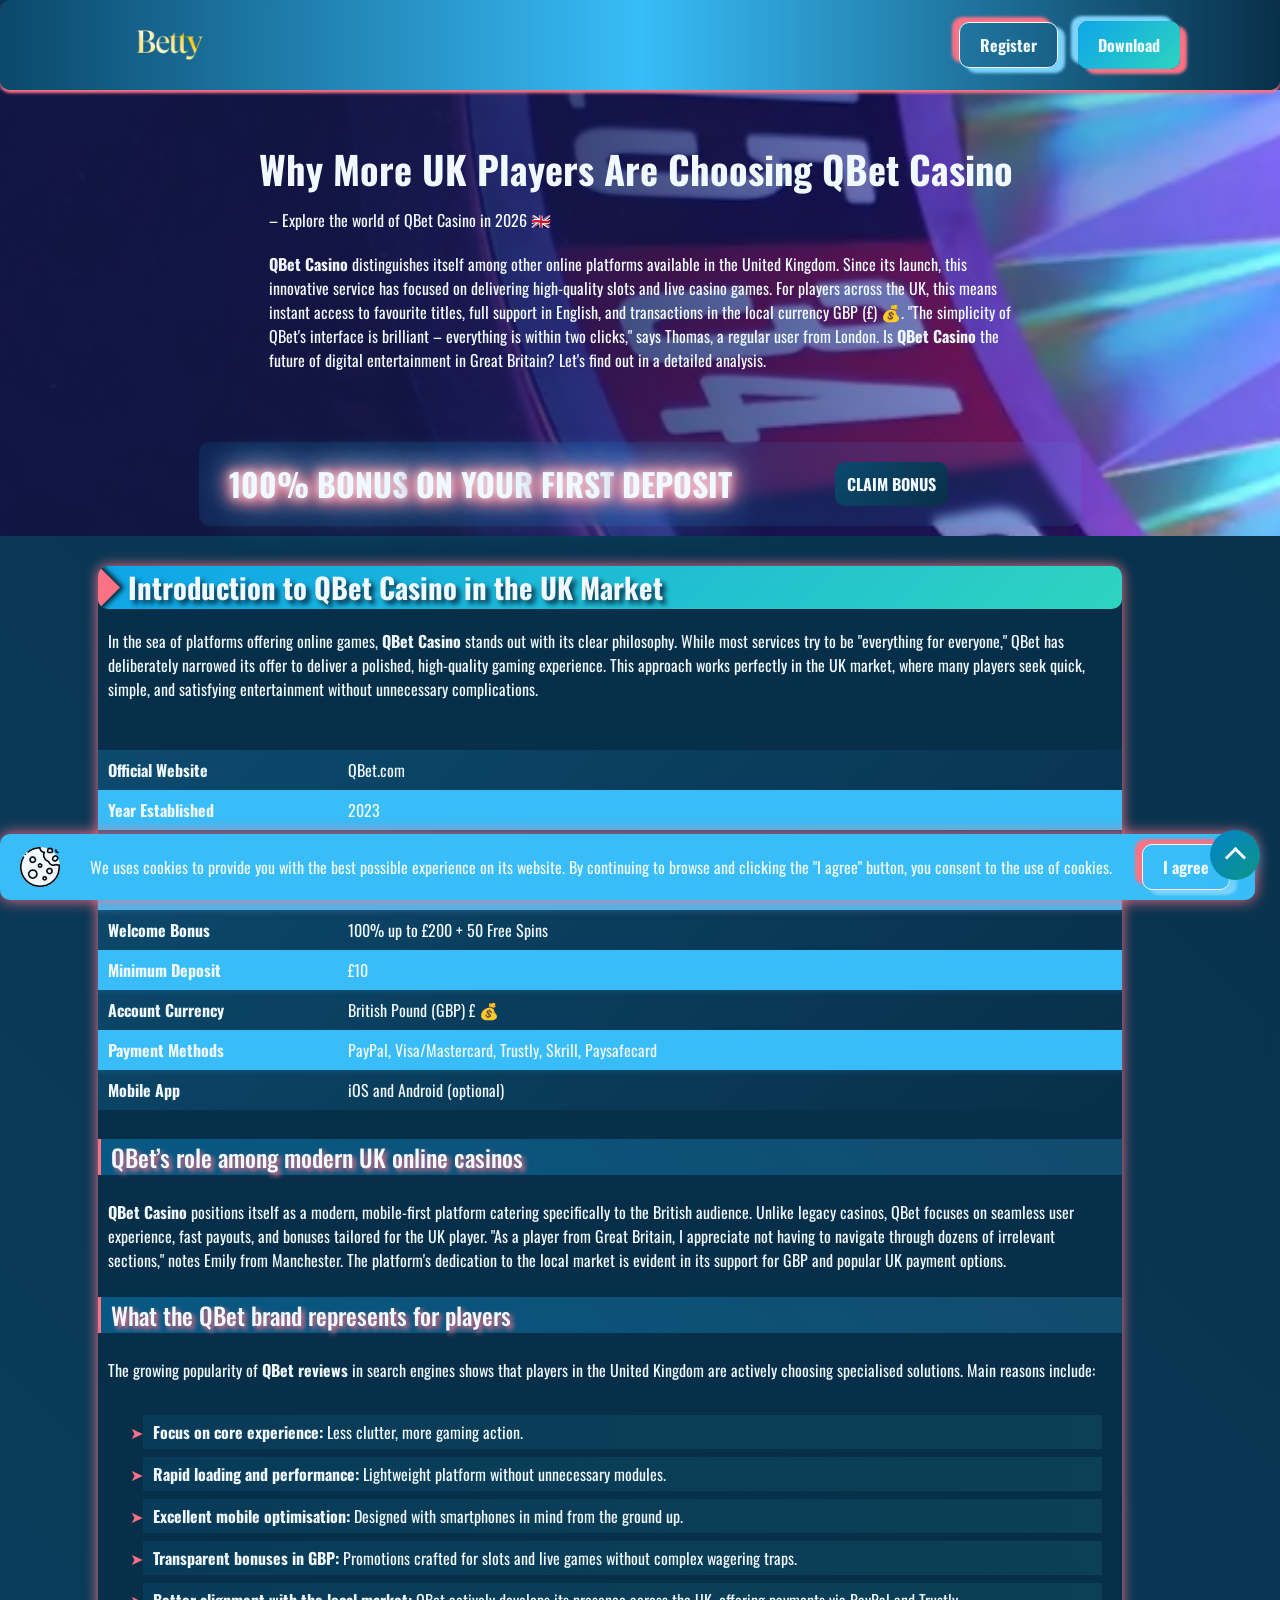
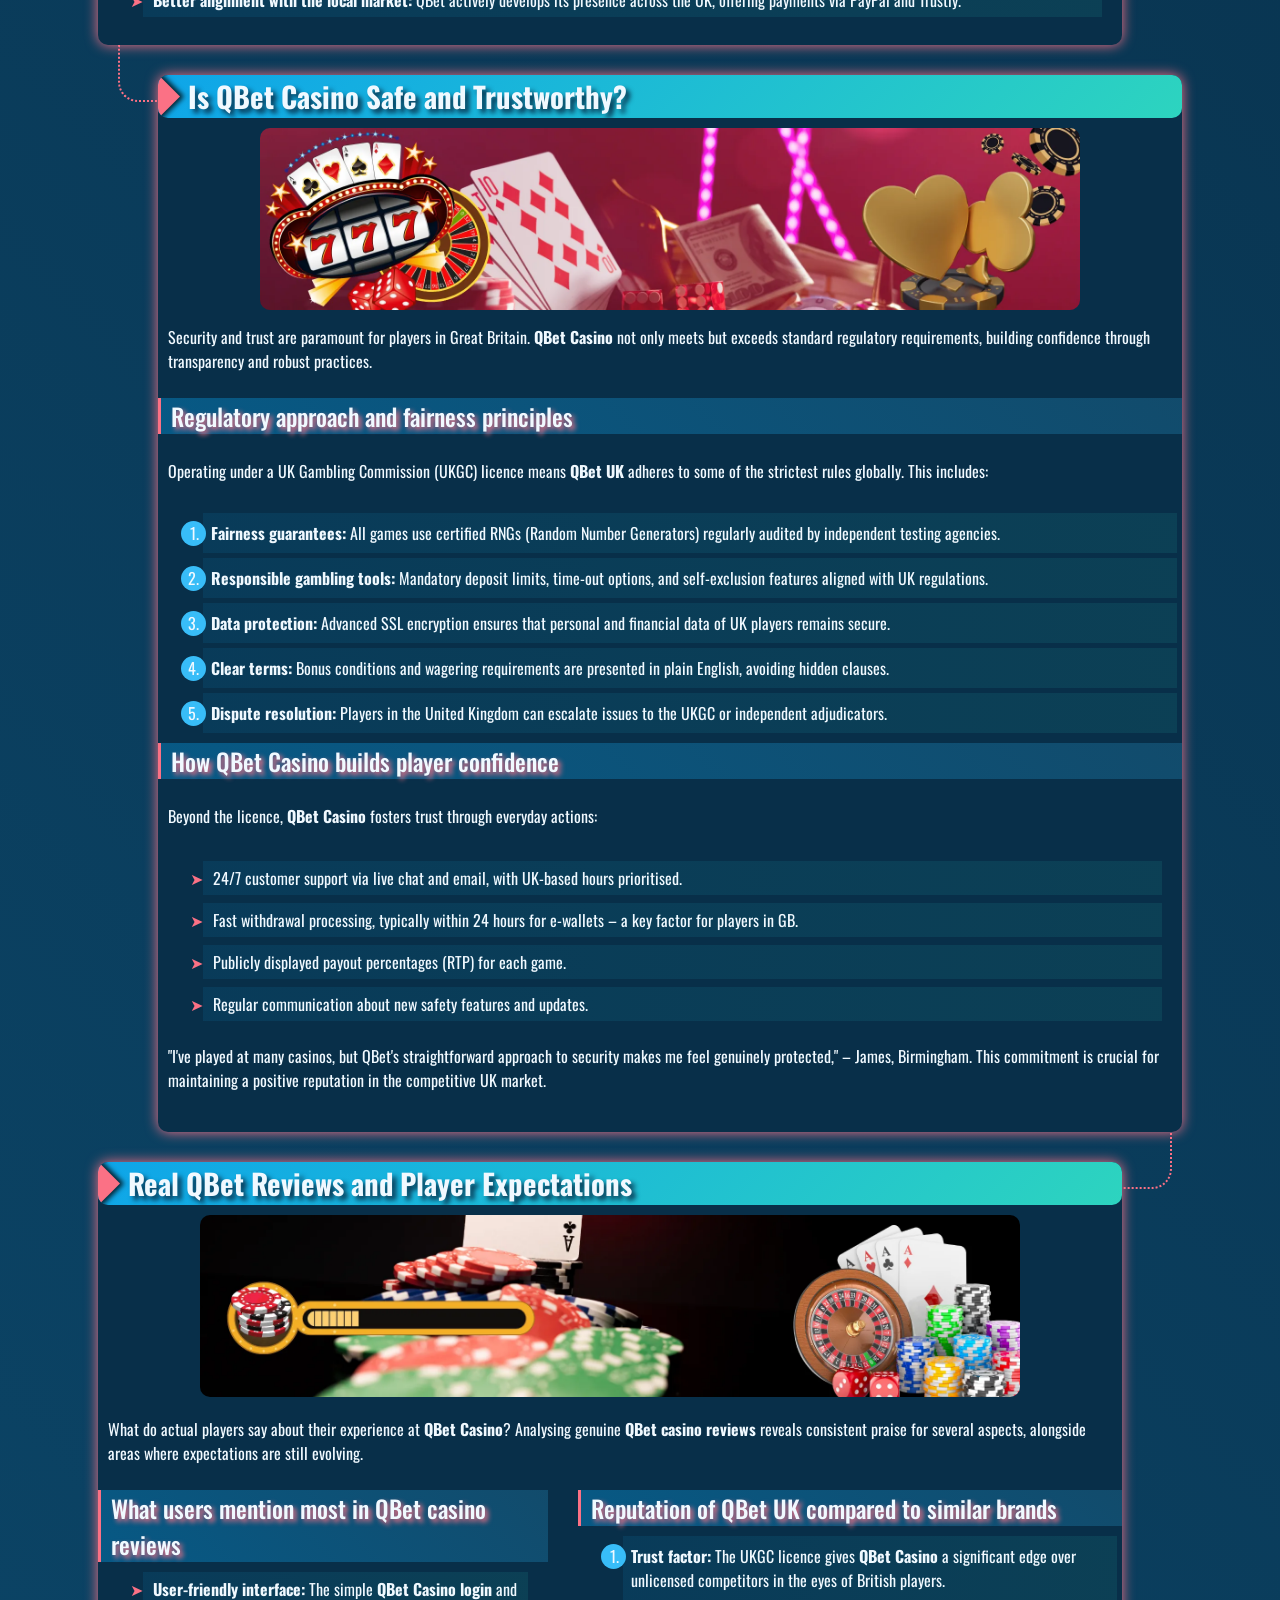
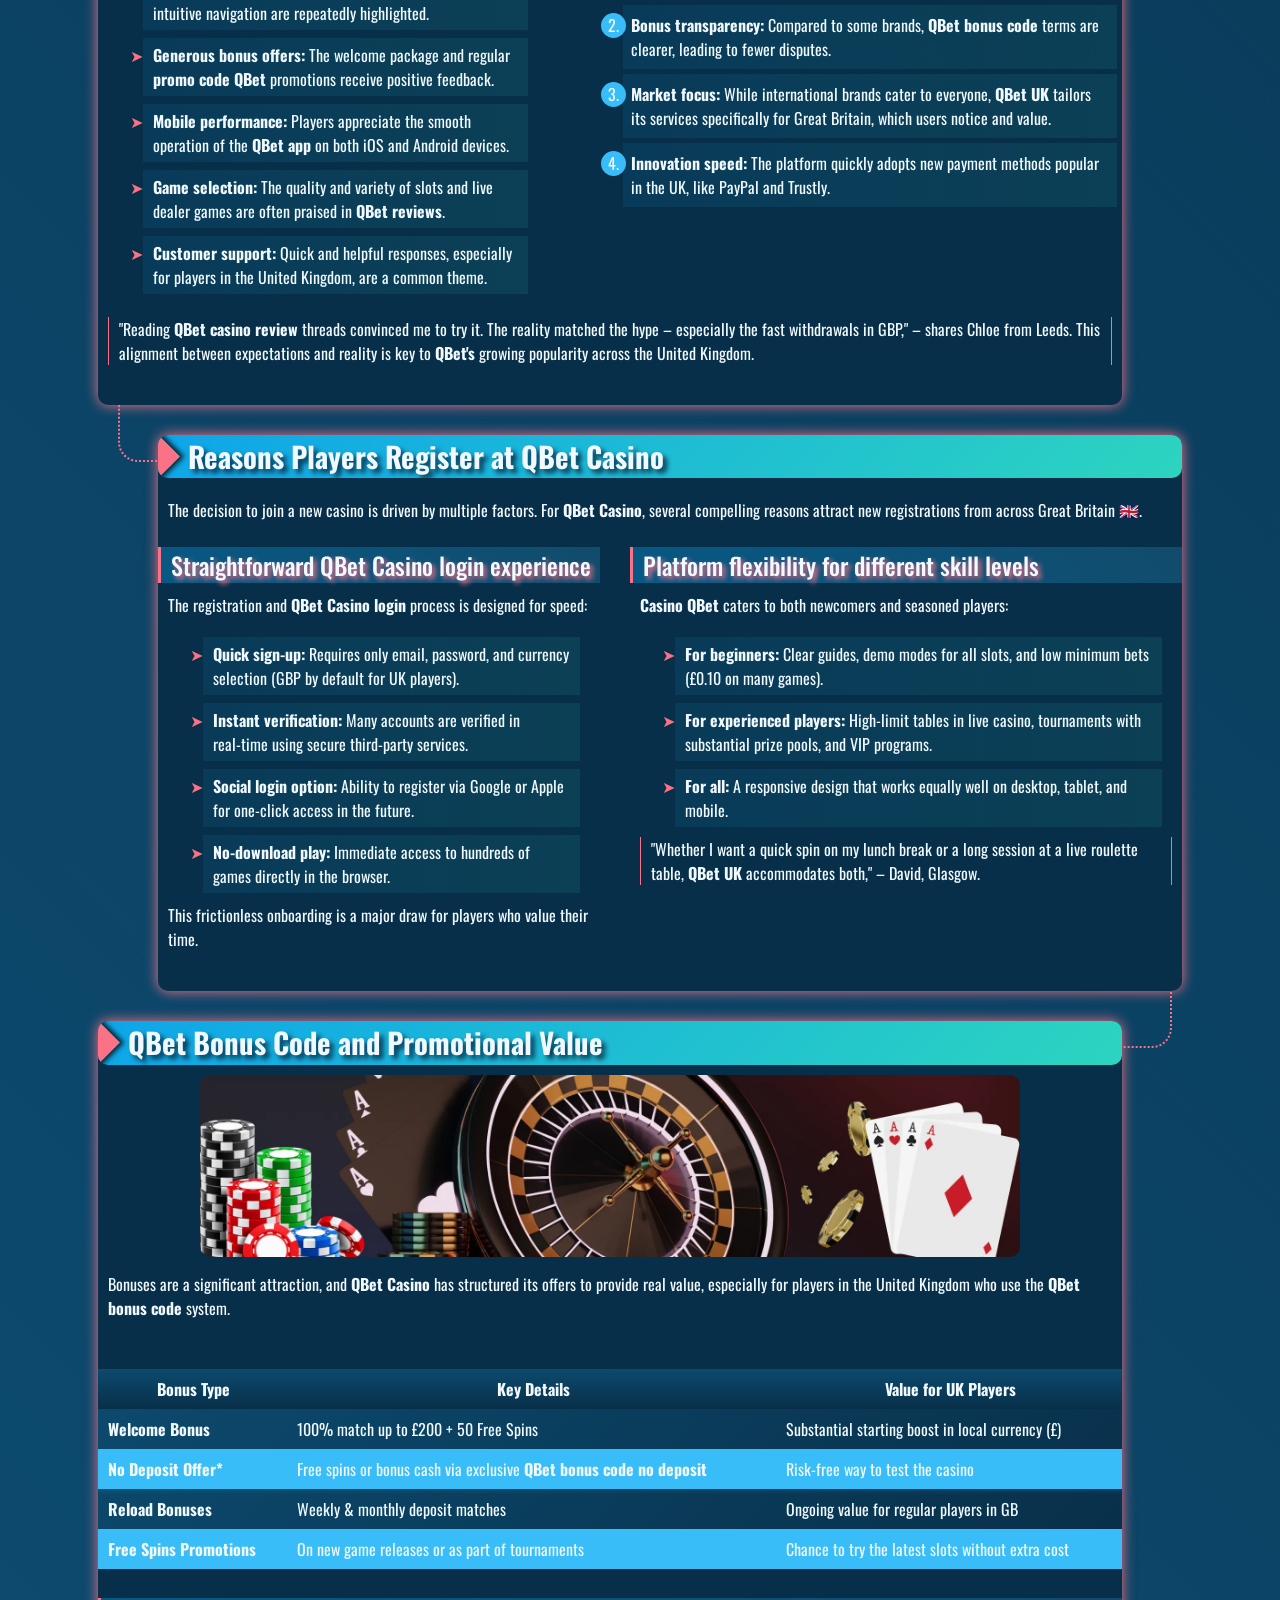
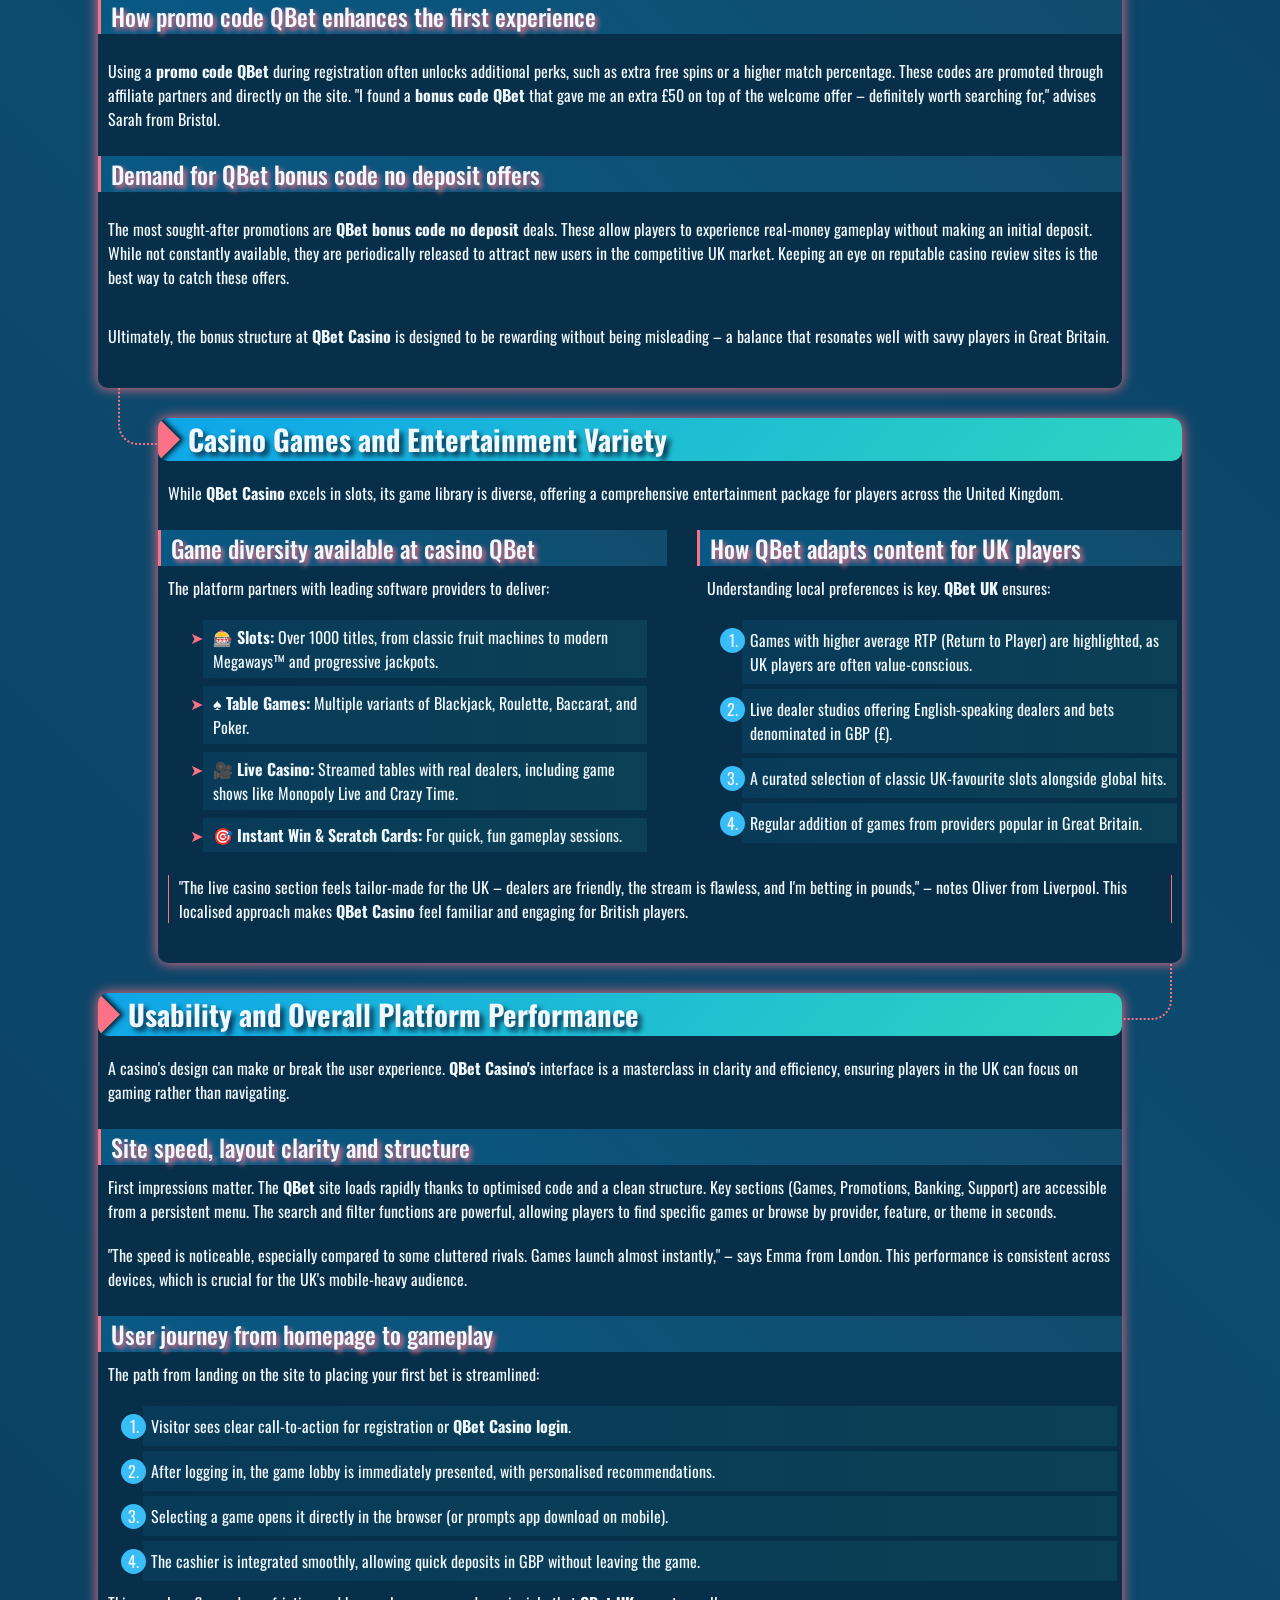
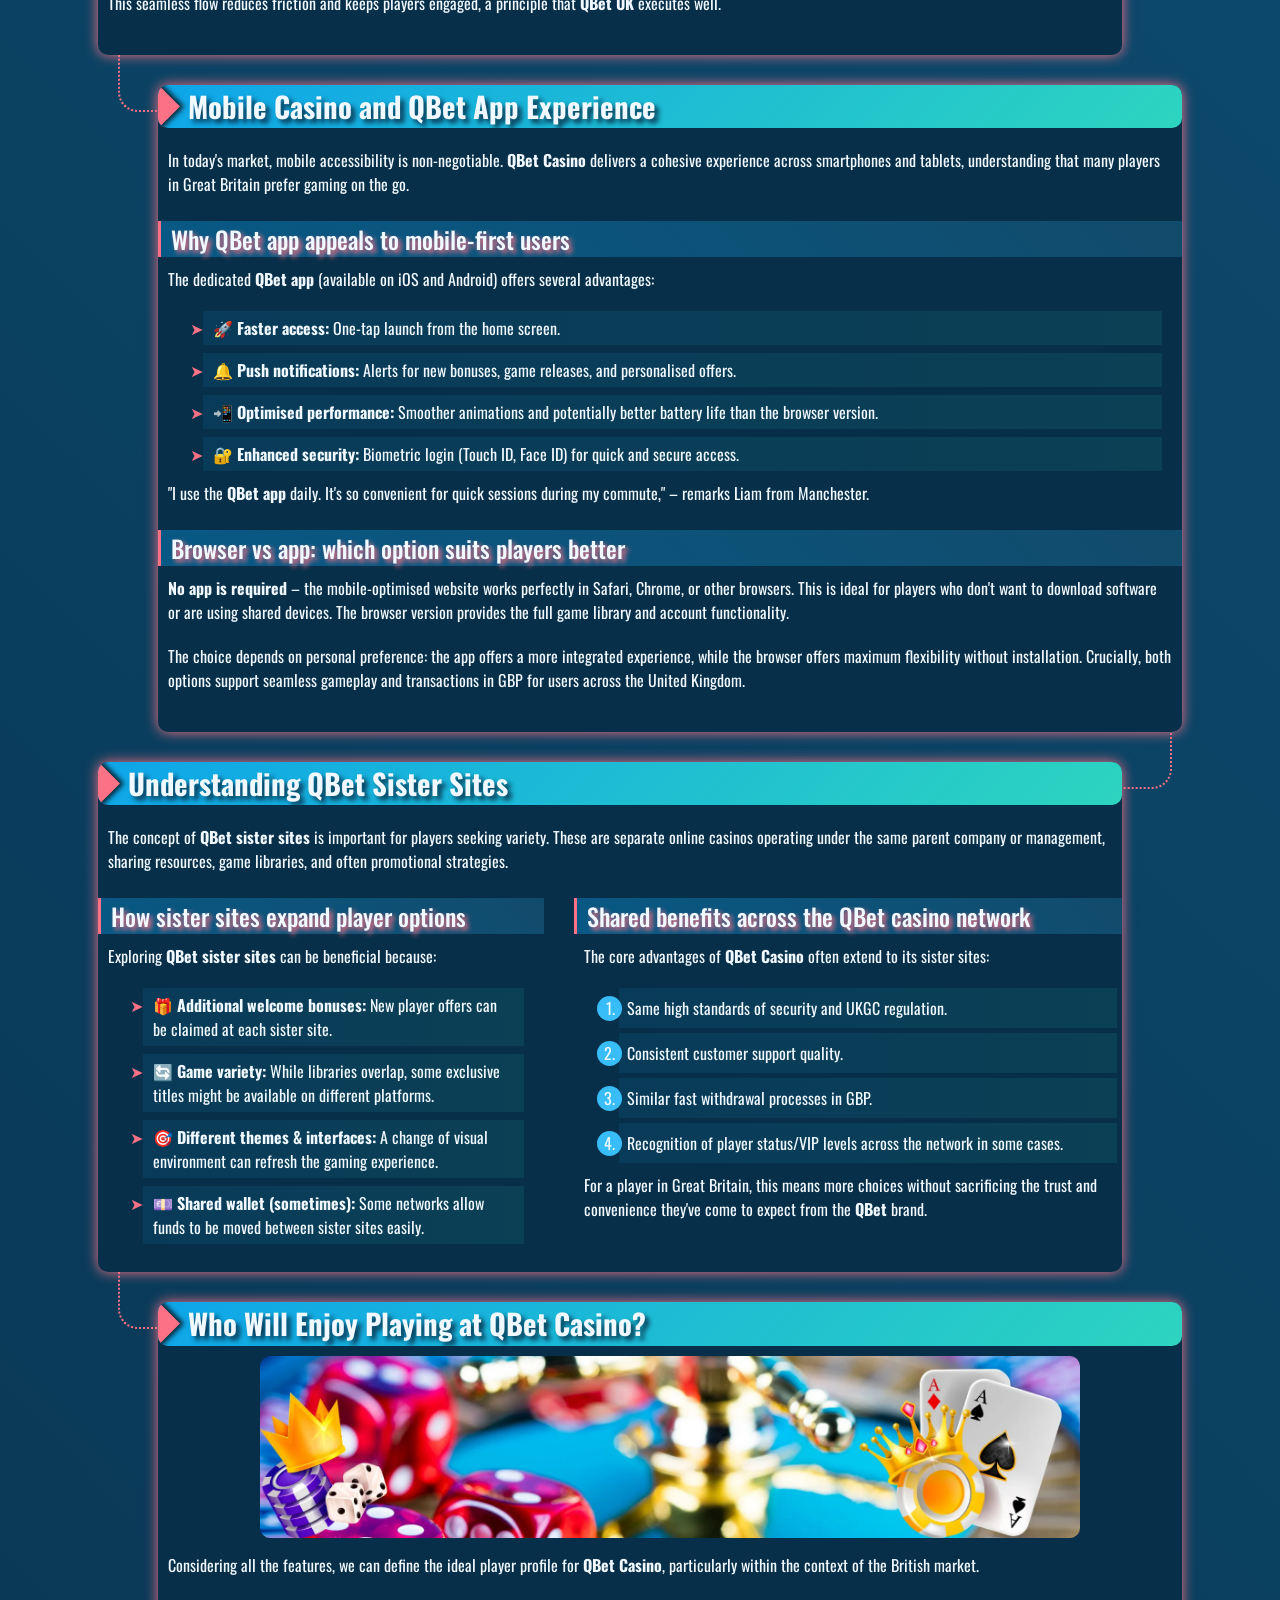
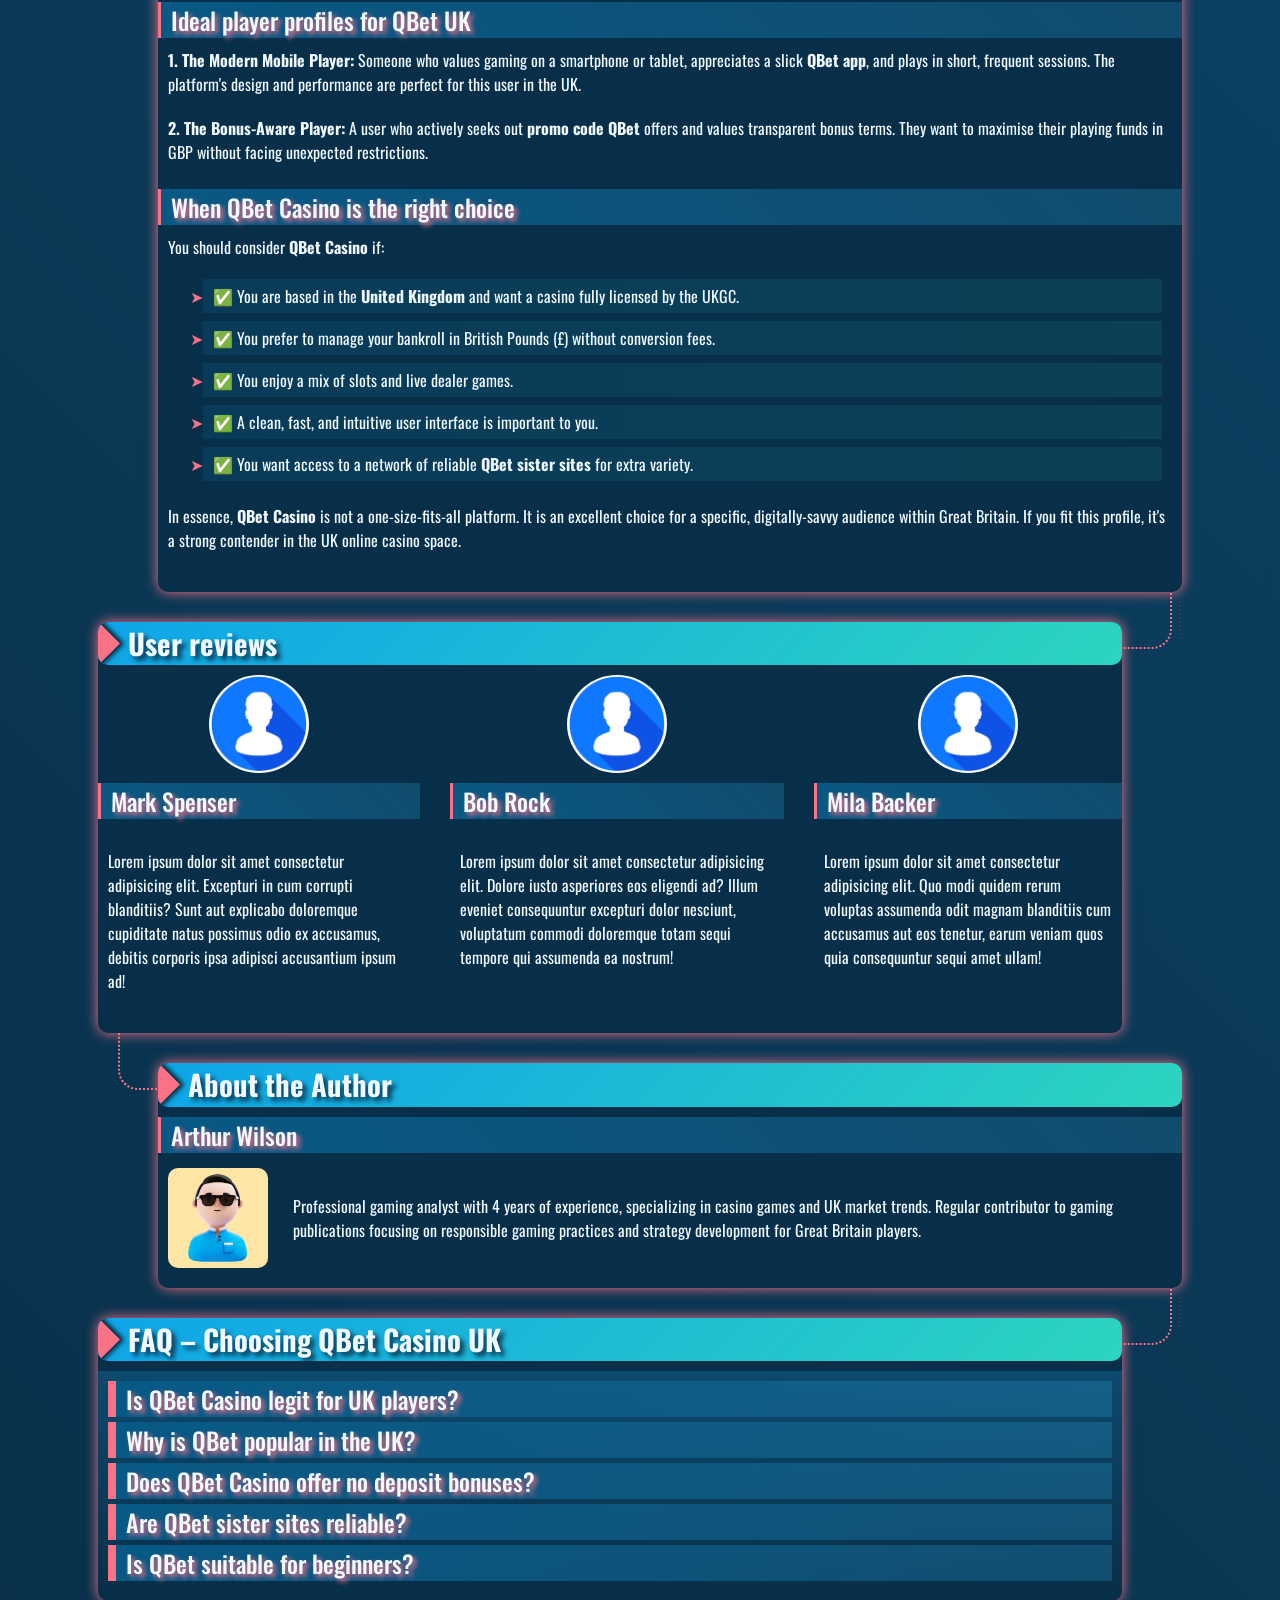
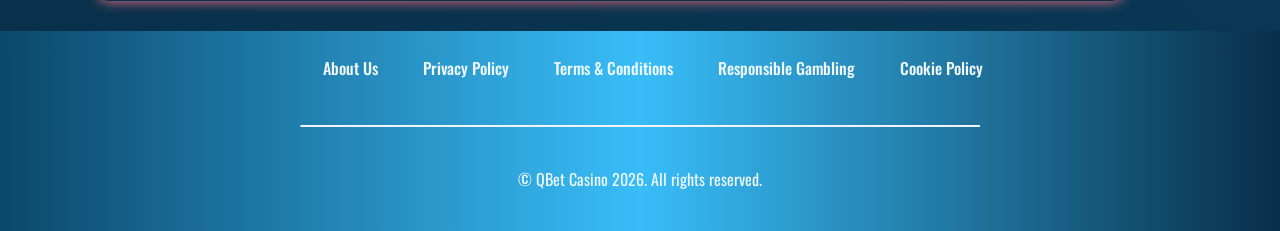
<file: index.html>
<!DOCTYPE html>
<html lang="en">

<head>
    <meta charset="UTF-8">
    <meta name="viewport" content="width=device-width, initial-scale=1.0">
    <link rel="stylesheet" href="style.css">
    <link rel="shortcut icon" href="favicon.ico" type="image/x-icon">
    <title>Why QBet Casino UK Is Gaining Popularity Among Players</title>
    <meta name="description"
        content="Learn why QBet Casino UK stands out: player-focused design, bonus codes, mobile access, sister sites and trusted reviews.">
<meta name="googlebot" content="index, follow, noarchive, max-snippet:-1">

    <link rel="alternate" hreflang="en-GB" href="https://vanessaswhimsicalworld.co.uk/en-gb/">
    <link rel="alternate" hreflang="x-default" href="https://vanessaswhimsicalworld.co.uk/">
    <link rel="canonical" href="https://vanessaswhimsicalworld.co.uk/en-gb/">

    <meta property="og:type" content="website" />
    <meta property="og:title" content="Why QBet Casino UK Is Gaining Popularity Among Players" />
    <meta property="og:description"
        content="Learn why QBet Casino UK stands out: player-focused design, bonus codes, mobile access, sister sites and trusted reviews." />
    <meta property="og:url" content="https://vanessaswhimsicalworld.co.uk/" />
    <meta property="og:site_name" content="QBet Casino" />
    <meta property="og:image" content="https://vanessaswhimsicalworld.co.uk/img/1.webp" />
    <meta property="og:locale" content="en_GB" />

    <meta name="twitter:card" content="summary_large_image" />
    <meta name="twitter:title" content="Why QBet Casino UK Is Gaining Popularity Among Players" />
    <meta name="twitter:description"
        content="Learn why QBet Casino UK stands out: player-focused design, bonus codes, mobile access, sister sites and trusted reviews." />
    <meta name="twitter:image" content="https://vanessaswhimsicalworld.co.uk/img/1.webp" />

    <script type="application/ld+json">
    {
        "@context": "https://schema.org",
        "@type": "Article",
        "headline": "Why QBet Casino UK Is Gaining Popularity Among Players",
        "description": "Learn why QBet Casino UK stands out: player-focused design, bonus codes, mobile access, sister sites and trusted reviews.",
        "mainEntityOfPage": {
            "@type": "WebPage",
            "@id": "https://vanessaswhimsicalworld.co.uk/"
        },
        "author": {
            "@type": "Person",
            "name": "John Smith",
            "url": "https://vanessaswhimsicalworld.co.uk/"
        },
        "publisher": {
            "@type": "Organization",
            "name": "QBet Casino",
            "logo": {
                "@type": "ImageObject",
                "url": "https://vanessaswhimsicalworld.co.uk/img/logo.webp"
            }
        },
        "datePublished": "2026-01-22",
        "dateModified": "2026-01-22"
    }
    </script>

    <script type="application/ld+json">
    {
        "@context": "https://schema.org",
        "@type": "WebSite",
        "url": "https://vanessaswhimsicalworld.co.uk/",
        "name": "QBet Casino",
        "description": "QBet in the United Kingdom: gaming platform, bonuses, and comprehensive reviews.",
        "inLanguage": "en-GB"
    }
    </script>

    <script type="application/ld+json">
    {
        "@context": "https://schema.org",
        "@type": "BreadcrumbList",
        "itemListElement": [{
                "@type": "ListItem",
                "position": 1,
                "name": "Home",
                "item": "https://vanessaswhimsicalworld.co.uk/"
            },
            {
                "@type": "ListItem",
                "position": 2,
                "name": "🎰 +100%",
                "item": "https://vanessaswhimsicalworld.co.uk/"
            }
        ]
    }
    </script>

    <script type="application/ld+json">
    {
      "@context": "https://schema.org",
      "@type": "FAQPage",
      "mainEntity": [
        {
          "@type": "Question",
          "name": "Is QBet Casino legit for UK players?",
          "acceptedAnswer": {
            "@type": "Answer",
            "text": "Yes, QBet Casino operates legally in the UK under a licence from the UK Gambling Commission (UKGC), ensuring fair play and security for all players in Great Britain."
          }
        },
        {
          "@type": "Question",
          "name": "Why is QBet popular in the UK?",
          "acceptedAnswer": {
            "@type": "Answer",
            "text": "QBet Casino's focus on the UK market means tailored bonuses in GBP (£), local payment methods, and an intuitive mobile experience, making it a top choice for players across the United Kingdom."
          }
        },
        {
          "@type": "Question",
          "name": "Does QBet Casino offer no deposit bonuses?",
          "acceptedAnswer": {
            "@type": "Answer",
            "text": "QBet occasionally provides no deposit offers through exclusive bonus codes. Check the promotions page or trusted affiliate sites for the latest QBet bonus code no deposit opportunities."
          }
        },
        {
          "@type": "Question",
          "name": "Are QBet sister sites reliable?",
          "acceptedAnswer": {
            "@type": "Answer",
            "text": "Yes, QBet sister sites operate under the same stringent regulatory standards, offering a consistent and secure experience for UK players."
          }
        },
        {
          "@type": "Question",
          "name": "Is QBet suitable for beginners?",
          "acceptedAnswer": {
            "@type": "Answer",
            "text": "Absolutely. The straightforward QBet Casino login, clear interface, and helpful guides make casino QBet an excellent starting point for new players in the UK."
          }
        }
      ]
    }
    </script>
</head>

<body>
    <header>
        <div class="logo">
            <a href="/"><img src="./img/logo.webp" alt="QBet Casino logo" width="140" height="70"></a>
        </div>
        <div class="header-btn">
            <a href="/play/" rel="nofollow" content="noindex" class="h-violet-btn">Register</a>
            <a href="/play/" rel="nofollow" content="noindex" class="h-accent-btn">Download</a>
        </div>
    </header>

    <main>
        <div class="promo">
            <div class="promo-l ">
                <h1>Why More UK Players Are Choosing QBet Casino</h1>
                <p class="txt">
                    – Explore the world of QBet Casino in 2026 🇬🇧
                </p>
                <p class="txt">
                    <strong>QBet Casino</strong> distinguishes itself among other online platforms available in the
                    United Kingdom. Since its launch, this innovative service has focused on delivering high-quality
                    slots and live casino games. For players across the UK, this means instant access to favourite
                    titles, full support in English, and transactions in the local currency GBP (£) 💰. "The simplicity
                    of QBet's interface is brilliant – everything is within two clicks," says Thomas, a regular user
                    from London. Is <strong>QBet Casino</strong> the future of digital entertainment in Great Britain?
                    Let's find out in a detailed analysis.
                </p>
            </div>

            <div class="promo-gift">
                <p class="txt-accent">
                    <span class="fast-flicker">100% bonus</span> on your <span class="flicker">first</span> deposit
                </p>

                <a href="/play/" rel="nofollow" content="noindex" class="btn-accent">Claim Bonus</a>
            </div>
        </div>

        <div class="wrapper">

            <div class="container" id="">
                <div class="container__header">
                    <h2>Introduction to QBet Casino in the UK Market</h2>
                </div>
                <div class="container__body">
                    <p class="txt">
                        In the sea of platforms offering online games, <strong>QBet Casino</strong> stands out with its
                        clear philosophy. While most services try to be "everything for everyone," QBet has deliberately
                        narrowed its offer to deliver a polished, high-quality gaming experience. This approach works
                        perfectly in the UK market, where many players seek quick, simple, and satisfying entertainment
                        without unnecessary complications.
                    </p>
                    <div class="table-wrapper">
                        <table>
                            <tbody>
                                <tr>
                                    <td class="row-title">Official Website</td>
                                    <td>QBet.com</td>
                                </tr>
                                <tr>
                                    <td class="row-title">Year Established</td>
                                    <td>2023</td>
                                </tr>
                                <tr>
                                    <td class="row-title">Licence</td>
                                    <td>UK Gambling Commission (UKGC) #39482</td>
                                </tr>
                                <tr>
                                    <td class="row-title">Game Providers</td>
                                    <td>NetEnt, Play'n GO, Pragmatic Play, Evolution Gaming, Big Time Gaming</td>
                                </tr>
                                <tr>
                                    <td class="row-title">Welcome Bonus</td>
                                    <td>100% up to £200 + 50 Free Spins</td>
                                </tr>
                                <tr>
                                    <td class="row-title">Minimum Deposit</td>
                                    <td>£10</td>
                                </tr>
                                <tr>
                                    <td class="row-title">Account Currency</td>
                                    <td>British Pound (GBP) £ 💰</td>
                                </tr>
                                <tr>
                                    <td class="row-title">Payment Methods</td>
                                    <td>PayPal, Visa/Mastercard, Trustly, Skrill, Paysafecard</td>
                                </tr>
                                <tr>
                                    <td class="row-title">Mobile App</td>
                                    <td>iOS and Android (optional)</td>
                                </tr>
                            </tbody>
                        </table>
                    </div>
                    <h3>QBet’s role among modern UK online casinos</h3>
                    <p class="txt">
                        <strong>QBet Casino</strong> positions itself as a modern, mobile-first platform catering
                        specifically to the British audience. Unlike legacy casinos, QBet focuses on seamless user
                        experience, fast payouts, and bonuses tailored for the UK player. "As a player from Great
                        Britain, I
                        appreciate not having to navigate through dozens of irrelevant sections," notes Emily from
                        Manchester. The platform's dedication to the local market is evident in its support for GBP and
                        popular UK payment options.
                    </p>
                    <h3>What the QBet brand represents for players</h3>
                    <p class="txt">
                        The growing popularity of <strong>QBet reviews</strong> in search engines shows that players in
                        the
                        United Kingdom are actively choosing specialised solutions. Main reasons include:
                    </p>
                    <ul class="item-list">
                        <li><strong>Focus on core experience:</strong> Less clutter, more gaming action.</li>
                        <li><strong>Rapid loading and performance:</strong> Lightweight platform without unnecessary
                            modules.</li>
                        <li><strong>Excellent mobile optimisation:</strong> Designed with smartphones in mind from
                            the
                            ground up.</li>
                        <li><strong>Transparent bonuses in GBP:</strong> Promotions crafted for slots and live games
                            without complex wagering traps.</li>
                        <li><strong>Better alignment with the local market:</strong> QBet actively develops its
                            presence across the UK, offering payments via PayPal and Trustly.</li>
                    </ul>
                </div>
            </div>

            <div class="container" id="inscription">
                <div class="container__header">
                    <h2>Is QBet Casino Safe and Trustworthy?</h2>
                </div>
                <div class="container__body">
                    <div class="img">
                        <img src="./img/2.webp" alt="QBet Casino Registration" width="1000" height="800">
                    </div>
                    <p class="txt">
                        Security and trust are paramount for players in Great Britain. <strong>QBet Casino</strong> not
                        only
                        meets but exceeds standard regulatory requirements, building confidence through transparency and
                        robust practices.
                    </p>
                    <h3>Regulatory approach and fairness principles</h3>
                    <p class="txt">
                        Operating under a UK Gambling Commission (UKGC) licence means <strong>QBet UK</strong> adheres
                        to
                        some of the strictest rules globally. This includes:
                    </p>
                    <ol>
                        <li><strong>Fairness guarantees:</strong> All games use certified RNGs (Random Number
                            Generators)
                            regularly audited by independent testing agencies.</li>
                        <li><strong>Responsible gambling tools:</strong> Mandatory deposit limits, time‑out options, and
                            self‑exclusion features aligned with UK regulations.</li>
                        <li><strong>Data protection:</strong> Advanced SSL encryption ensures that personal and
                            financial
                            data of UK players remains secure.</li>
                        <li><strong>Clear terms:</strong> Bonus conditions and wagering requirements are presented in
                            plain
                            English, avoiding hidden clauses.</li>
                        <li><strong>Dispute resolution:</strong> Players in the United Kingdom can escalate issues to
                            the
                            UKGC or independent adjudicators.</li>
                    </ol>
                    <h3>How QBet Casino builds player confidence</h3>
                    <p class="txt">
                        Beyond the licence, <strong>QBet Casino</strong> fosters trust through everyday actions:
                    </p>
                    <ul>
                        <li> 24/7 customer support via live chat and email, with UK‑based hours prioritised.</li>
                        <li> Fast withdrawal processing, typically within 24 hours for e‑wallets – a key factor for
                            players
                            in GB.</li>
                        <li> Publicly displayed payout percentages (RTP) for each game.</li>
                        <li> Regular communication about new safety features and updates.</li>
                    </ul>
                    <p class="txt">
                        "I've played at many casinos, but QBet's straightforward approach to security makes me feel
                        genuinely protected," – James, Birmingham. This commitment is crucial for maintaining a positive
                        reputation in the competitive UK market.
                    </p>
                </div>
            </div>

            <div class="container" id="review">
                <div class="container__header">
                    <h2>Real QBet Reviews and Player Expectations</h2>
                </div>
                <div class="img">
                    <img src="./img/1.webp" alt="QBet Casino Bonus" width="1000" height="800">
                </div>
                <div class="container__body">
                    <p class="txt">
                        What do actual players say about their experience at <strong>QBet Casino</strong>? Analysing
                        genuine
                        <strong>QBet casino reviews</strong> reveals consistent praise for several aspects, alongside
                        areas
                        where expectations are still evolving.
                    </p>
                    <div class="comparison-list">
                        <div>
                            <h3>What users mention most in QBet casino reviews</h3>
                            <ul>
                                <li><strong>User‑friendly interface:</strong> The simple <strong>QBet Casino
                                        login</strong>
                                    and intuitive navigation are repeatedly highlighted.</li>
                                <li><strong>Generous bonus offers:</strong> The welcome package and regular
                                    <strong>promo
                                        code QBet</strong> promotions receive positive feedback.
                                </li>
                                <li><strong>Mobile performance:</strong> Players appreciate the smooth operation of the
                                    <strong>QBet app</strong> on both iOS and Android devices.
                                </li>
                                <li><strong>Game selection:</strong> The quality and variety of slots and live dealer
                                    games
                                    are often praised in <strong>QBet reviews</strong>.</li>
                                <li><strong>Customer support:</strong> Quick and helpful responses, especially for
                                    players
                                    in the United Kingdom, are a common theme.</li>
                            </ul>
                        </div>
                        <div>
                            <h3>Reputation of QBet UK compared to similar brands</h3>
                            <ol>
                                <li><strong>Trust factor:</strong> The UKGC licence gives <strong>QBet Casino</strong> a
                                    significant edge over unlicensed competitors in the eyes of British players.</li>
                                <li><strong>Bonus transparency:</strong> Compared to some brands, <strong>QBet bonus
                                        code</strong> terms are clearer, leading to fewer disputes.</li>
                                <li><strong>Market focus:</strong> While international brands cater to everyone,
                                    <strong>QBet UK</strong> tailors its services specifically for Great Britain, which
                                    users notice and value.
                                </li>
                                <li><strong>Innovation speed:</strong> The platform quickly adopts new payment methods
                                    popular in the UK, like PayPal and Trustly.</li>
                            </ol>
                        </div>
                    </div>
                    <p class="txt quote">
                        "Reading <strong>QBet casino review</strong> threads convinced me to try it. The reality matched
                        the
                        hype – especially the fast withdrawals in GBP," – shares Chloe from Leeds. This alignment
                        between
                        expectations and reality is key to <strong>QBet's</strong> growing popularity across the United
                        Kingdom.
                    </p>
                </div>
            </div>
            <div class="container" id="games">
                <div class="container__header">
                    <h2>Reasons Players Register at QBet Casino</h2>
                </div>
                <div class="container__body">
                    <p class="txt">
                        The decision to join a new casino is driven by multiple factors. For <strong>QBet
                            Casino</strong>,
                        several compelling reasons attract new registrations from across Great Britain 🇬🇧.
                    </p>
                    <div class="comparison-list">
                        <div>
                            <h3>Straightforward QBet Casino login experience</h3>
                            <p class="txt">
                                The registration and <strong>QBet Casino login</strong> process is designed for speed:
                            </p>
                            <ul>
                                <li><strong>Quick sign‑up:</strong> Requires only email, password, and currency
                                    selection
                                    (GBP by default for UK players).</li>
                                <li><strong>Instant verification:</strong> Many accounts are verified in real‑time using
                                    secure third‑party services.</li>
                                <li><strong>Social login option:</strong> Ability to register via Google or Apple for
                                    one‑click access in the future.</li>
                                <li><strong>No‑download play:</strong> Immediate access to hundreds of games directly in
                                    the
                                    browser.</li>
                            </ul>
                            <p class="txt">
                                This frictionless onboarding is a major draw for players who value their time.
                            </p>
                        </div>
                        <div>
                            <h3>Platform flexibility for different skill levels</h3>
                            <p class="txt">
                                <strong>Casino QBet</strong> caters to both newcomers and seasoned players:
                            </p>
                            <ul>
                                <li><strong>For beginners:</strong> Clear guides, demo modes for all slots, and low
                                    minimum
                                    bets (£0.10 on many games).</li>
                                <li><strong>For experienced players:</strong> High‑limit tables in live casino,
                                    tournaments
                                    with substantial prize pools, and VIP programs.</li>
                                <li><strong>For all:</strong> A responsive design that works equally well on desktop,
                                    tablet, and mobile.</li>
                            </ul>
                            <p class="txt quote">
                                "Whether I want a quick spin on my lunch break or a long session at a live roulette
                                table,
                                <strong>QBet UK</strong> accommodates both," – David, Glasgow.
                            </p>
                        </div>
                    </div>
                </div>
            </div>
            <div class="container" id="bonus">
                <div class="container__header">
                    <h2>QBet Bonus Code and Promotional Value</h2>
                </div>
                <div class="container__body">
                    <div class="img">
                        <img src="./img/3.webp" alt="QBet Bonus Code and Promotional Value" width="1000" height="800">
                    </div>
                    <p class="txt">
                        Bonuses are a significant attraction, and <strong>QBet Casino</strong> has structured its offers
                        to
                        provide real value, especially for players in the United Kingdom who use the <strong>QBet bonus
                            code</strong> system.
                    </p>
                    <div class="table-wrapper">
                        <table>
                            <thead>
                                <tr>
                                    <th>Bonus Type</th>
                                    <th>Key Details</th>
                                    <th>Value for UK Players</th>
                                </tr>
                            </thead>
                            <tbody>
                                <tr>
                                    <td class="row-title">Welcome Bonus</td>
                                    <td>100% match up to £200 + 50 Free Spins</td>
                                    <td>Substantial starting boost in local currency (£)</td>
                                </tr>
                                <tr>
                                    <td class="row-title">No Deposit Offer*</td>
                                    <td>Free spins or bonus cash via exclusive <strong>QBet bonus code no
                                            deposit</strong>
                                    </td>
                                    <td>Risk‑free way to test the casino</td>
                                </tr>
                                <tr>
                                    <td class="row-title">Reload Bonuses</td>
                                    <td>Weekly & monthly deposit matches</td>
                                    <td>Ongoing value for regular players in GB</td>
                                </tr>
                                <tr>
                                    <td class="row-title">Free Spins Promotions</td>
                                    <td>On new game releases or as part of tournaments</td>
                                    <td>Chance to try the latest slots without extra cost</td>
                                </tr>
                            </tbody>
                        </table>
                    </div>
                    <h3>How promo code QBet enhances the first experience</h3>
                    <p class="txt">
                        Using a <strong>promo code QBet</strong> during registration often unlocks additional perks,
                        such as
                        extra free spins or a higher match percentage. These codes are promoted through affiliate
                        partners
                        and directly on the site. "I found a <strong>bonus code QBet</strong> that gave me an extra £50
                        on
                        top of the welcome offer – definitely worth searching for," advises Sarah from Bristol.
                    </p>
                    <h3>Demand for QBet bonus code no deposit offers</h3>
                    <p class="txt">
                        The most sought‑after promotions are <strong>QBet bonus code no deposit</strong> deals. These
                        allow
                        players to experience real‑money gameplay without making an initial deposit. While not
                        constantly
                        available, they are periodically released to attract new users in the competitive UK market.
                        Keeping
                        an eye on reputable casino review sites is the best way to catch these offers.
                    </p>
                    <p class="txt">
                        Ultimately, the bonus structure at <strong>QBet Casino</strong> is designed to be rewarding
                        without
                        being misleading – a balance that resonates well with savvy players in Great Britain.
                    </p>
                </div>
            </div>

            <div class="container" id="conseils">
                <div class="container__header">
                    <h2>Casino Games and Entertainment Variety</h2>
                </div>
                <div class="container__body">
                    <p class="txt">
                        While <strong>QBet Casino</strong> excels in slots, its game library is diverse, offering a
                        comprehensive entertainment package for players across the United Kingdom.
                    </p>
                    <div class="comparison-list">
                        <div>
                            <h3>Game diversity available at casino QBet</h3>
                            <p class="txt">
                                The platform partners with leading software providers to deliver:
                            </p>
                            <ul>
                                <li>🎰 <strong>Slots:</strong> Over 1000 titles, from classic fruit machines to modern
                                    Megaways™ and progressive jackpots.</li>
                                <li>♠️ <strong>Table Games:</strong> Multiple variants of Blackjack, Roulette, Baccarat,
                                    and
                                    Poker.</li>
                                <li>🎥 <strong>Live Casino:</strong> Streamed tables with real dealers, including game
                                    shows
                                    like Monopoly Live and Crazy Time.</li>
                                <li>🎯 <strong>Instant Win & Scratch Cards:</strong> For quick, fun gameplay sessions.
                                </li>
                            </ul>
                        </div>
                        <div>
                            <h3>How QBet adapts content for UK players</h3>
                            <p class="txt">
                                Understanding local preferences is key. <strong>QBet UK</strong> ensures:
                            </p>
                            <ol>
                                <li>Games with higher average RTP (Return to Player) are highlighted, as UK players are
                                    often value‑conscious.</li>
                                <li>Live dealer studios offering English‑speaking dealers and bets denominated in GBP
                                    (£).
                                </li>
                                <li>A curated selection of classic UK‑favourite slots alongside global hits.</li>
                                <li>Regular addition of games from providers popular in Great Britain.</li>
                            </ol>
                        </div>
                    </div>
                    <p class="txt quote">
                        "The live casino section feels tailor‑made for the UK – dealers are friendly, the stream is
                        flawless, and I'm betting in pounds," – notes Oliver from Liverpool. This localised approach
                        makes
                        <strong>QBet Casino</strong> feel familiar and engaging for British players.
                    </p>
                </div>
            </div>

            <div class="container" id="mobile">
                <div class="container__header">
                    <h2>Usability and Overall Platform Performance</h2>
                </div>
                <div class="container__body">
                    <p class="txt">
                        A casino's design can make or break the user experience. <strong>QBet Casino's</strong>
                        interface is
                        a masterclass in clarity and efficiency, ensuring players in the UK can focus on gaming rather
                        than
                        navigating.
                    </p>
                    <div>
                        <h3>Site speed, layout clarity and structure</h3>
                        <p class="txt">
                            First impressions matter. The <strong>QBet</strong> site loads rapidly thanks to optimised
                            code and a clean structure. Key sections (Games, Promotions, Banking, Support) are
                            accessible from a persistent menu. The search and filter functions are powerful, allowing
                            players to find specific games or browse by provider, feature, or theme in seconds.
                        </p>
                        <p class="txt">
                            "The speed is noticeable, especially compared to some cluttered rivals. Games launch almost
                            instantly," – says Emma from London. This performance is consistent across devices, which is
                            crucial for the UK's mobile‑heavy audience.
                        </p>
                    </div>
                    <div>
                        <h3>User journey from homepage to gameplay</h3>
                        <p class="txt">
                            The path from landing on the site to placing your first bet is streamlined:
                        </p>
                        <ol>
                            <li>Visitor sees clear call‑to‑action for registration or <strong>QBet Casino
                                    login</strong>.</li>
                            <li>After logging in, the game lobby is immediately presented, with personalised
                                recommendations.</li>
                            <li>Selecting a game opens it directly in the browser (or prompts app download on mobile).
                            </li>
                            <li>The cashier is integrated smoothly, allowing quick deposits in GBP without leaving the
                                game.</li>
                        </ol>
                        <p class="txt">
                            This seamless flow reduces friction and keeps players engaged, a principle that <strong>QBet
                                UK</strong> executes well.
                        </p>
                    </div>
                </div>

            </div>

            <div class="container" id="demo">
                <div class="container__header">
                    <h2>Mobile Casino and QBet App Experience</h2>
                </div>
                <div class="container__body">
                    <p class="txt">
                        In today's market, mobile accessibility is non‑negotiable. <strong>QBet Casino</strong> delivers
                        a
                        cohesive experience across smartphones and tablets, understanding that many players in Great
                        Britain
                        prefer gaming on the go.
                    </p>
                    <div>
                        <h3>Why QBet app appeals to mobile‑first users</h3>
                        <p class="txt">
                            The dedicated <strong>QBet app</strong> (available on iOS and Android) offers several
                            advantages:
                        </p>
                        <ul>
                            <li>🚀 <strong>Faster access:</strong> One‑tap launch from the home screen.</li>
                            <li>🔔 <strong>Push notifications:</strong> Alerts for new bonuses, game releases, and
                                personalised offers.</li>
                            <li>📲 <strong>Optimised performance:</strong> Smoother animations and potentially better
                                battery life than the browser version.</li>
                            <li>🔐 <strong>Enhanced security:</strong> Biometric login (Touch ID, Face ID) for quick and
                                secure access.</li>
                        </ul>
                        <p class="txt">
                            "I use the <strong>QBet app</strong> daily. It's so convenient for quick sessions during my
                            commute," – remarks Liam from Manchester.
                        </p>
                    </div>
                    <div>
                        <h3>Browser vs app: which option suits players better</h3>
                        <p class="txt">
                            <strong>No app is required</strong> – the mobile‑optimised website works perfectly in
                            Safari, Chrome, or other browsers. This is ideal for players who don't want to download
                            software or are using shared devices. The browser version provides the full game library and
                            account functionality.
                        </p>
                        <p class="txt">
                            The choice depends on personal preference: the app offers a more integrated experience,
                            while the browser offers maximum flexibility without installation. Crucially, both options
                            support seamless gameplay and transactions in GBP for users across the United Kingdom.
                        </p>
                    </div>
                </div>
            </div>

            <div class="container" id="deposit">
                <div class="container__header">
                    <h2>Understanding QBet Sister Sites</h2>
                </div>
                <div class="container__body">
                    <p class="txt">
                        The concept of <strong>QBet sister sites</strong> is important for players seeking variety.
                        These
                        are separate online casinos operating under the same parent company or management, sharing
                        resources, game libraries, and often promotional strategies.
                    </p>
                    <div class="comparison-list">
                        <div>
                            <h3>How sister sites expand player options</h3>
                            <p class="txt">
                                Exploring <strong>QBet sister sites</strong> can be beneficial because:
                            </p>
                            <ul>
                                <li>🎁 <strong>Additional welcome bonuses:</strong> New player offers can be claimed at
                                    each
                                    sister site.</li>
                                <li>🔄 <strong>Game variety:</strong> While libraries overlap, some exclusive titles
                                    might
                                    be available on different platforms.</li>
                                <li>🎯 <strong>Different themes & interfaces:</strong> A change of visual environment
                                    can
                                    refresh the gaming experience.</li>
                                <li>💷 <strong>Shared wallet (sometimes):</strong> Some networks allow funds to be moved
                                    between sister sites easily.</li>
                            </ul>
                        </div>
                        <div>
                            <h3>Shared benefits across the QBet casino network</h3>
                            <p class="txt">
                                The core advantages of <strong>QBet Casino</strong> often extend to its sister sites:
                            </p>
                            <ol>
                                <li>Same high standards of security and UKGC regulation.</li>
                                <li>Consistent customer support quality.</li>
                                <li>Similar fast withdrawal processes in GBP.</li>
                                <li>Recognition of player status/VIP levels across the network in some cases.</li>
                            </ol>
                            <p class="txt">
                                For a player in Great Britain, this means more choices without sacrificing the trust and
                                convenience they've come to expect from the <strong>QBet</strong> brand.
                            </p>
                        </div>
                    </div>
                </div>
            </div>

            <div class="container" id="withdrawal">
                <div class="container__header">
                    <h2>Who Will Enjoy Playing at QBet Casino?</h2>
                </div>
                <div class="container__body">
                    <div class="img">
                        <img src="./img/4.webp" alt="Who Will Enjoy Playing at QBet Casino?" width="1000" height="800">
                    </div>
                    <p class="txt">
                        Considering all the features, we can define the ideal player profile for <strong>QBet
                            Casino</strong>, particularly within the context of the British market.
                    </p>
                    <div>
                        <h3>Ideal player profiles for QBet UK</h3>
                        <p class="txt">
                            <strong>1. The Modern Mobile Player:</strong> Someone who values gaming on a smartphone or
                            tablet, appreciates a slick <strong>QBet app</strong>, and plays in short, frequent
                            sessions. The platform's design and performance are perfect for this user in the UK.
                        </p>
                        <p class="txt">
                            <strong>2. The Bonus‑Aware Player:</strong> A user who actively seeks out <strong>promo code
                                QBet</strong> offers and values transparent bonus terms. They want to maximise their
                            playing funds in GBP without facing unexpected restrictions.
                        </p>
                    </div>
                    <div>
                        <h3>When QBet Casino is the right choice</h3>
                        <p class="txt">
                            You should consider <strong>QBet Casino</strong> if:
                        </p>
                        <ul>
                            <li>✅ You are based in the <strong>United Kingdom</strong> and want a casino fully licensed
                                by the UKGC.</li>
                            <li>✅ You prefer to manage your bankroll in British Pounds (£) without conversion fees.</li>
                            <li>✅ You enjoy a mix of slots and live dealer games.</li>
                            <li>✅ A clean, fast, and intuitive user interface is important to you.</li>
                            <li>✅ You want access to a network of reliable <strong>QBet sister sites</strong> for extra
                                variety.</li>
                        </ul>
                    </div>
                    <p class="txt">
                        In essence, <strong>QBet Casino</strong> is not a one‑size‑fits‑all platform. It is an excellent
                        choice for a specific, digitally‑savvy audience within Great Britain. If you fit this profile,
                        it's
                        a strong contender in the UK online casino space.
                    </p>
                </div>
            </div>

            <div class="container" id="user-reviews">
                <div class="container__header">
                    <h2>User reviews</h2>
                </div>
                <div class="container__body">
                    <div class="comparison-list">
                        <div class="rewiev-item">
                            <img src="./img/user.webp" alt="User1" class="user-img">
                            <h3>Mark Spenser</h3>
                            <p class="txt">Lorem ipsum dolor sit amet consectetur adipisicing elit. Excepturi in cum
                                corrupti blanditiis? Sunt aut explicabo doloremque cupiditate natus possimus odio ex
                                accusamus, debitis corporis ipsa adipisci accusantium ipsum ad!</p>
                        </div>
                        <div class="rewiev-item">
                            <img src="./img/user.webp" alt="user2" class="user-img">
                            <h3>Bob Rock</h3>
                            <p class="txt">Lorem ipsum dolor sit amet consectetur adipisicing elit. Dolore iusto
                                asperiores eos eligendi ad? Illum eveniet consequuntur excepturi dolor nesciunt,
                                voluptatum commodi doloremque totam sequi tempore qui assumenda ea nostrum!
                            </p>
                        </div>
                        <div class="rewiev-item">
                            <img src="./img/user.webp" alt="user3" class="user-img">
                            <h3>Mila Backer</h3>
                            <p class="txt">Lorem ipsum dolor sit amet consectetur adipisicing elit. Quo modi quidem
                                rerum voluptas assumenda odit magnam blanditiis cum accusamus aut eos tenetur, earum
                                veniam quos quia consequuntur sequi amet ullam!
                            </p>
                        </div>
                    </div>
                </div>
            </div>

            <div class="container" id="author">
                <div class="container__header">
                    <h2>About the Author</h2>
                </div>
                <div class="container__body">
                    <h3>Arthur Wilson</h3>
                    <div class="about-author">
                        <img src="./img/author.webp" alt="Author" class="author-img">
                        <p class="txt">Professional gaming analyst with 4 years of experience, specializing in casino
                            games
                            and UK market trends. Regular
                            contributor to gaming publications focusing on responsible gaming practices and strategy
                            development for Great Britain
                            players.</p>
                    </div>
                </div>
            </div>

            <div class="container" id="faq">
                <div class="container__header">
                    <h2>FAQ – Choosing QBet Casino UK</h2>
                </div>

                <div class="faq-content">
                    <details class="qa-content__item">
                        <summary>
                            <h3 class="qa-title">
                                Is QBet Casino legit for UK players?
                            </h3>
                        </summary>
                        <div class="qa-answaer">
                            Yes, absolutely. <strong>QBet Casino</strong> operates under a valid licence from the United
                            Kingdom Gambling Commission (UKGC), one of the most stringent regulators globally. This
                            ensures fair games, protection of player funds, and adherence to responsible gambling
                            standards for all users in Great Britain.
                        </div>
                    </details>

                    <details class="qa-content__item">
                        <summary>
                            <h3 class="qa-title">
                                Why is QBet popular in the UK?
                            </h3>
                        </summary>
                        <div class="qa-answaer">
                            <strong>QBet Casino</strong> has gained popularity in the <strong>UK</strong> due to its
                            focused approach on the local market. Key factors include: offering all transactions in GBP
                            (£), supporting UK‑favoured payment methods like PayPal, providing a superior mobile
                            experience via the <strong>QBet app</strong>, and maintaining transparent bonus terms.
                            Players in GB appreciate a platform that feels tailored to their needs.
                        </div>
                    </details>

                    <details class="qa-content__item">
                        <summary>
                            <h3 class="qa-title">
                                Does QBet Casino offer no deposit bonuses?
                            </h3>
                        </summary>
                        <div class="qa-answaer">
                            <strong>QBet Casino</strong> periodically releases <strong>no deposit bonus</strong> offers,
                            often accessible via a specific <strong>QBet bonus code no deposit</strong>. These
                            promotions provide free spins or a small amount of bonus cash without requiring an initial
                            deposit. They are ideal for new players in the United Kingdom to test the platform
                            risk‑free. Availability varies, so check the promotions page regularly.
                        </div>
                    </details>

                    <details class="qa-content__item">
                        <summary>
                            <h3 class="qa-title">
                                Are QBet sister sites reliable?
                            </h3>
                        </summary>
                        <div class="qa-answaer">
                            Yes, <strong>QBet sister sites</strong> are generally as reliable as the main <strong>QBet
                                Casino</strong> platform. They typically operate under the same or similar licences
                            (like the UKGC) and share the same commitment to security and fair play. For players across
                            the United Kingdom, this means you can explore different themed casinos within the network
                            with confidence, knowing your safety and rights are protected.
                        </div>
                    </details>

                    <details class="qa-content__item">
                        <summary>
                            <h3 class="qa-title">
                                Is QBet suitable for beginners?
                            </h3>
                        </summary>
                        <div class="qa-answaer">
                            Yes, <strong>QBet Casino</strong> is an excellent choice for beginners in the
                            <strong>UK</strong>. The registration and <strong>QBet Casino login</strong> process is
                            simple. The interface is clean and intuitive, preventing overwhelm. Most games offer a
                            "demo" or "play for fun" mode, allowing new players to learn rules without risking real
                            money. Furthermore, customer support is readily available to answer any questions from
                            newcomers in Great Britain.
                        </div>
                    </details>
                </div>
            </div>
        </div>
        <div class="top-btn">
            <a href="#"></a>
        </div>
        <input type="checkbox" id="cookie-check" class="cookie-checkbox" hidden>
        <div class="cookie-modal">
            <div class="icon">
                <img src="./img/cookie_icon.webp" alt="cookie icon">
            </div>
            <p class="txt">We uses cookies to provide you with the best possible experience on its
                website. By continuing to
                browse and clicking the "I agree" button, you consent to the use of cookies.</p>
            <label for="cookie-check" class="h-violet-btn agree">I agree</a>
        </div>
    </main>

    <footer>
        <ul class="f-nav">
            <li>
                <a href="/about-us/">About Us</a>
            </li>
            <li>
                <a href="/privacy-policy/">Privacy Policy</a>
            </li>
            <li>
                <a href="/terms-and-conditions/">Terms & Conditions</a>
            </li>
            <li>
                <a href="/responsible-gambling/">Responsible Gambling</a>
            </li>
            <li>
                <a href="/cookie-policy/">Cookie Policy</a>
            </li>
        </ul>


        <hr>

        <p class="txt">
            © QBet Casino 2026. All rights reserved.
        </p>
    </footer>
</body>

</html>
</file>
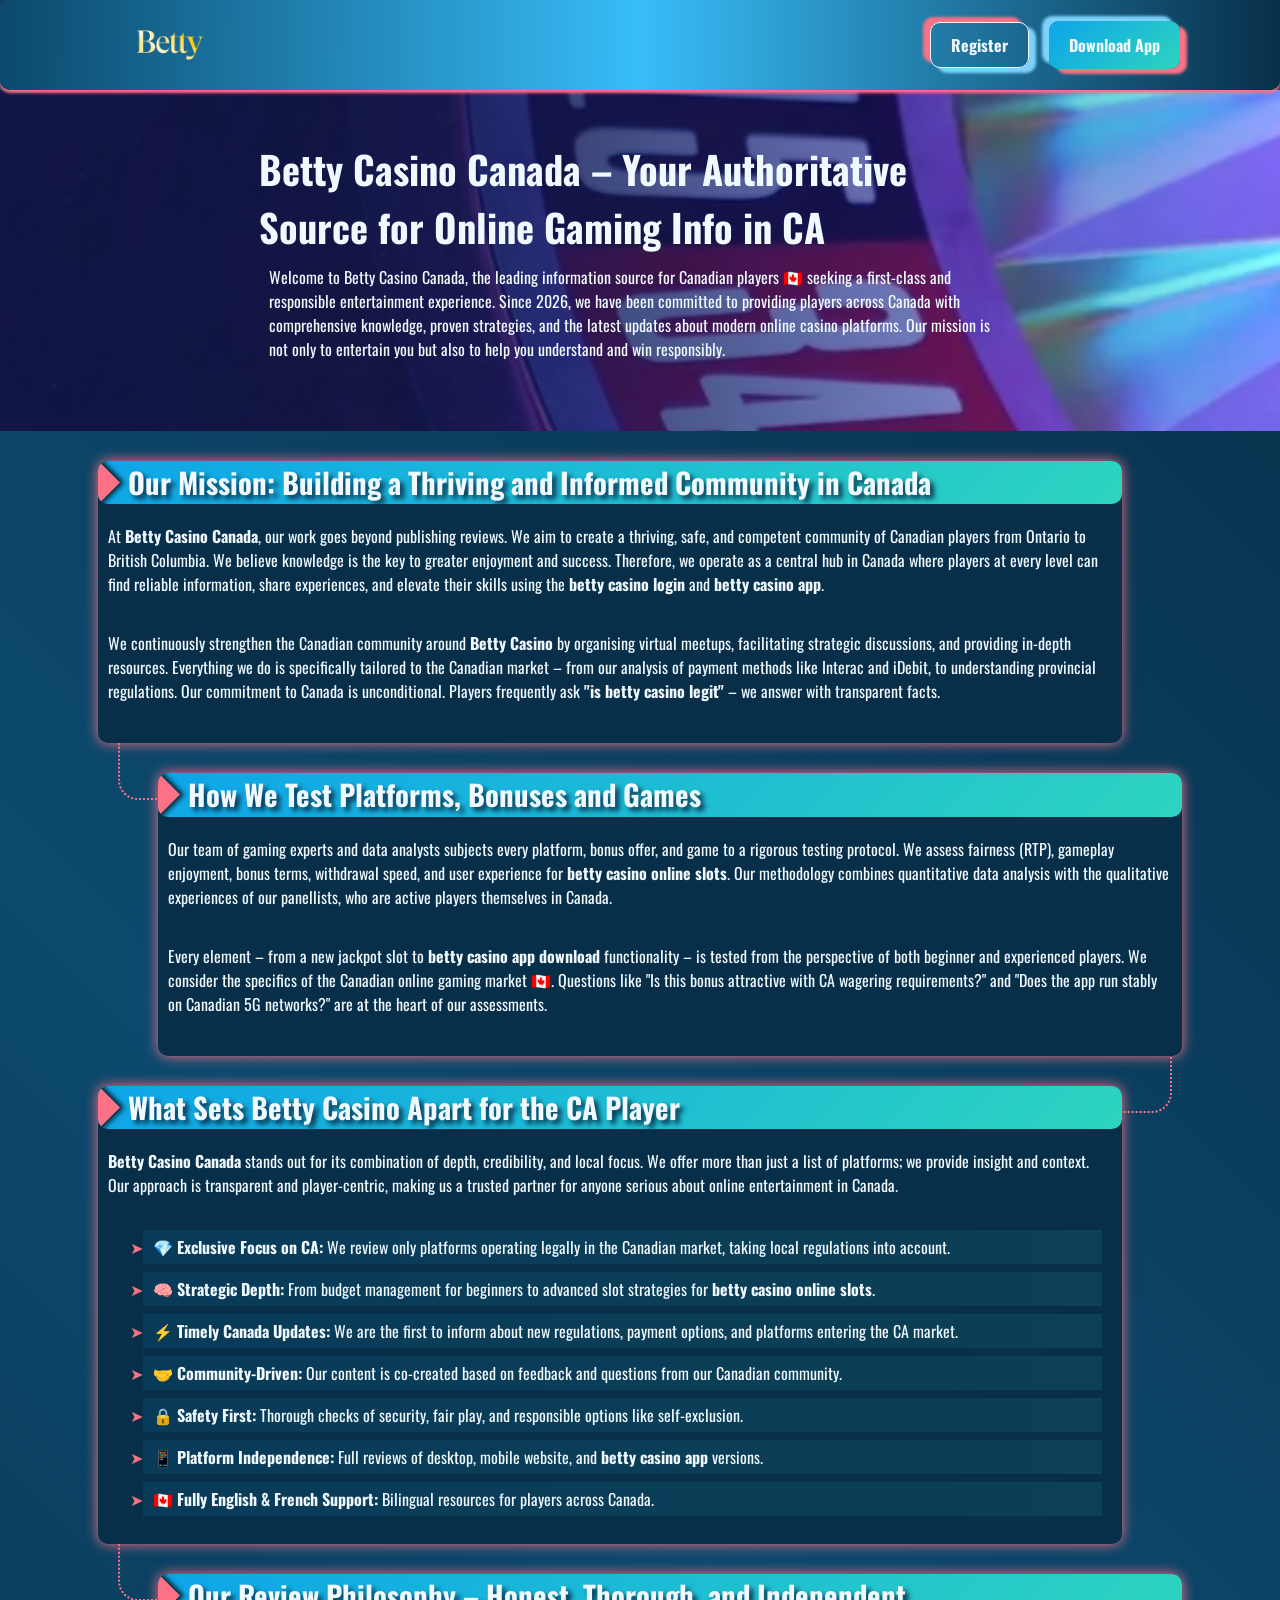
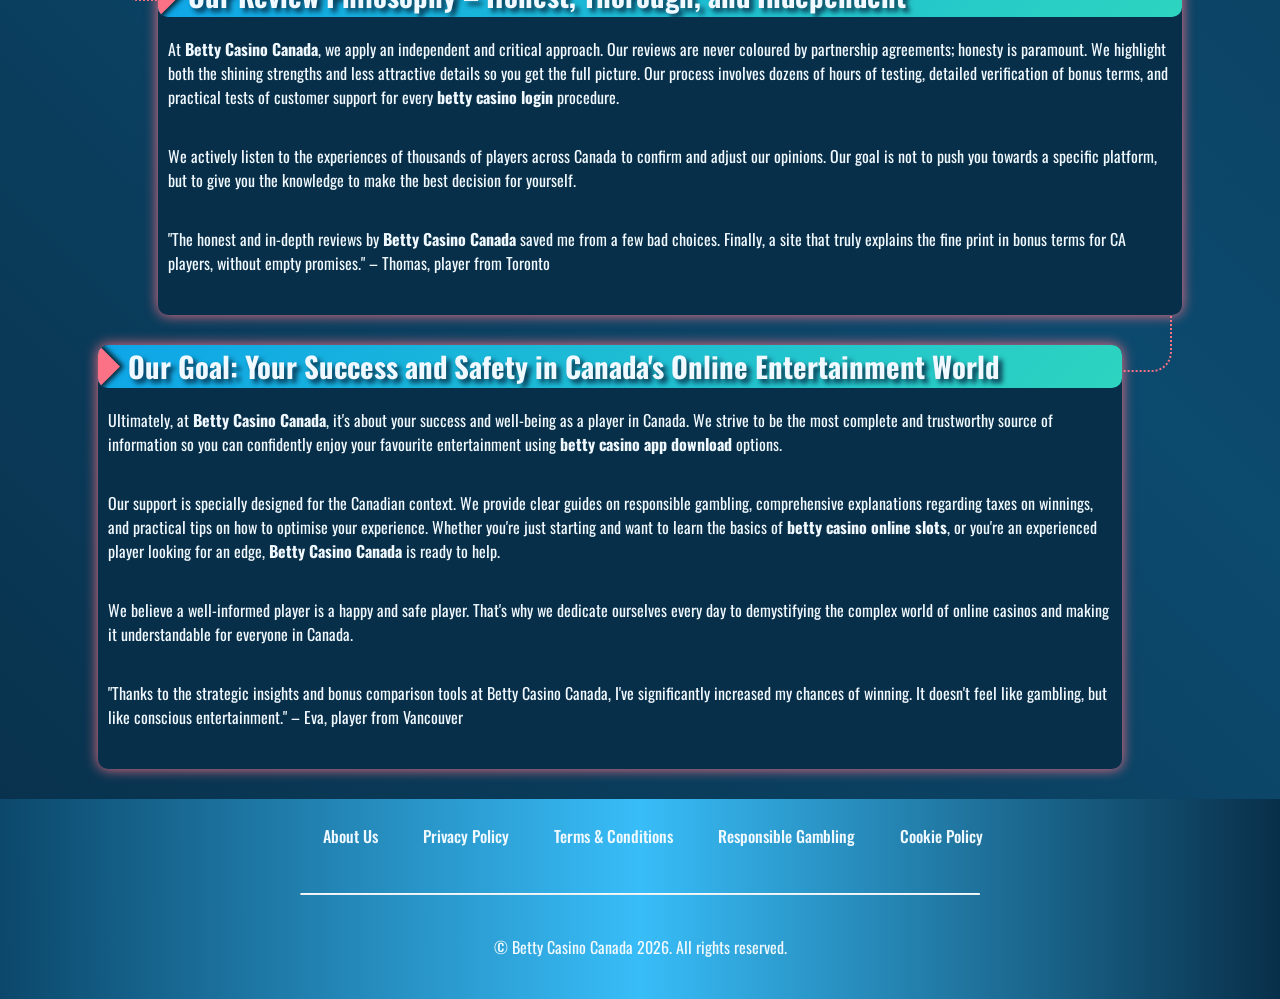
<file: about-us/index.html>
<!DOCTYPE html>
<html lang="en">

<head>
    <meta charset="UTF-8">
    <meta name="viewport" content="width=device-width, initial-scale=1.0">
    <link rel="stylesheet" href="/style.css">
    <link rel="shortcut icon" href="/favicon.ico" type="image/x-icon">
    <title>Betty Casino Canada – Your Trusted Guide to Online Gaming in CA</title>
    <meta name="description"
        content="Discover everything about Betty Casino Canada: in-depth guides, winning strategies, expert advice, and the latest updates specifically for Canadian players.">
    <meta name="googlebot" content="index,follow,noarchive">

    <link rel="canonical" href="https://www.ucsm.ca/about-us/">

    <meta property="og:type" content="website" />
    <meta property="og:title" content="Betty Casino Canada – Your Trusted Guide to Online Gaming in CA" />
    <meta property="og:description"
        content="Discover everything about Betty Casino: in-depth guides, winning strategies, expert advice, and the latest updates specifically for Canadian players." />
    <meta property="og:url" content="https://www.ucsm.ca/about-us/" />
    <meta property="og:site_name" content="Betty Casino Canada" />
    <meta property="og:image" content="https://www.ucsm.ca/img/1.webp" />
    <meta property="og:locale" content="en_CA" />

    <meta name="twitter:card" content="summary_large_image" />
    <meta name="twitter:title" content="Betty Casino Canada – Your Trusted Guide to Online Gaming in CA" />
    <meta name="twitter:description"
        content="Complete guides and proven strategies for Betty Casino players in Canada." />
    <meta name="twitter:image" content="https://www.ucsm.ca/img/1.webp" />
</head>

<body>

    <header>
        <div class="logo">
            <a href="/"><img src="/img/logo.webp" alt="Betty Casino Canada logo" width="140" height="70"></a>
        </div>

        <div class="header-btn">
            <a href="/play/" rel="nofollow" content="noindex" class="h-violet-btn">Register</a>
            <a href="/play/" rel="nofollow" content="noindex" class="h-accent-btn">Download App</a>
        </div>
    </header>

    <main>
        <div class="promo">
            <div class="promo-l">
                <h1>Betty Casino Canada – Your Authoritative Source for Online Gaming Info in CA</h1>
                <p class="txt">
                    Welcome to Betty Casino Canada, the leading information source for Canadian players 🇨🇦 seeking a
                    first-class and responsible entertainment experience. Since 2026, we have been committed to
                    providing players across Canada with comprehensive knowledge, proven strategies, and the latest
                    updates about modern online casino platforms. Our mission is not only to entertain you but also to
                    help you understand and win responsibly.
                </p>
            </div>
        </div>

        <div class="wrapper">
            <div class="container">
                <div class="container__header">
                    <h2>Our Mission: Building a Thriving and Informed Community in Canada</h2>
                </div>
                <div class="container__body">
                    <p class="txt">
                        At <strong>Betty Casino Canada</strong>, our work goes beyond publishing reviews. We aim to
                        create a thriving, safe, and competent community of Canadian players from Ontario to British
                        Columbia. We believe knowledge is the key to greater enjoyment and success. Therefore, we
                        operate as a central hub in Canada where players at every level can find reliable information,
                        share experiences, and elevate their skills using the <strong>betty casino login</strong> and
                        <strong>betty casino app</strong>.
                    </p>
                    <p class="txt">
                        We continuously strengthen the Canadian community around <strong>Betty Casino</strong> by
                        organising virtual meetups, facilitating strategic discussions, and providing in-depth
                        resources. Everything we do is specifically tailored to the Canadian market – from our analysis
                        of payment methods like Interac and iDebit, to understanding provincial regulations. Our
                        commitment to Canada is unconditional. Players frequently ask <strong>"is betty casino
                            legit"</strong> – we answer with transparent facts.
                    </p>
                </div>
            </div>

            <div class="container">
                <div class="container__header">
                    <h2>How We Test Platforms, Bonuses and Games</h2>
                </div>
                <div class="container__body">
                    <p class="txt">
                        Our team of gaming experts and data analysts subjects every platform, bonus offer, and game to a
                        rigorous testing protocol. We assess fairness (RTP), gameplay enjoyment, bonus terms, withdrawal
                        speed, and user experience for <strong>betty casino online slots</strong>. Our methodology
                        combines quantitative data analysis with the qualitative experiences of our panellists, who are
                        active players themselves in Canada.
                    </p>
                    <p class="txt">
                        Every element – from a new jackpot slot to <strong>betty casino app download</strong>
                        functionality – is tested from the perspective of both beginner and experienced players. We
                        consider the specifics of the Canadian online gaming market 🇨🇦. Questions like "Is this bonus
                        attractive with CA wagering requirements?" and "Does the app run stably on Canadian 5G
                        networks?" are at the heart of our assessments.
                    </p>
                </div>
            </div>

            <div class="container">
                <div class="container__header">
                    <h2>What Sets Betty Casino Apart for the CA Player</h2>
                </div>
                <div class="container__body">
                    <p class="txt">
                        <strong>Betty Casino Canada</strong> stands out for its combination of depth, credibility, and
                        local focus. We offer more than just a list of platforms; we provide insight and context. Our
                        approach is transparent and player-centric, making us a trusted partner for anyone serious about
                        online entertainment in Canada.
                    </p>
                    <ul>
                        <li>💎 <strong>Exclusive Focus on CA:</strong> We review only platforms operating legally in the
                            Canadian market, taking local regulations into account.</li>
                        <li>🧠 <strong>Strategic Depth:</strong> From budget management for beginners to advanced slot
                            strategies for <strong>betty casino online slots</strong>.</li>
                        <li>⚡ <strong>Timely Canada Updates:</strong> We are the first to inform about new regulations,
                            payment options, and platforms entering the CA market.</li>
                        <li>🤝 <strong>Community-Driven:</strong> Our content is co-created based on feedback and
                            questions from our Canadian community.</li>
                        <li>🔒 <strong>Safety First:</strong> Thorough checks of security, fair play, and responsible
                            options like self-exclusion.</li>
                        <li>📱 <strong>Platform Independence:</strong> Full reviews of desktop, mobile website, and
                            <strong>betty casino app</strong> versions.
                        </li>
                        <li>🇨🇦 <strong>Fully English & French Support:</strong> Bilingual resources for players across
                            Canada.</li>
                    </ul>
                </div>
            </div>

            <div class="container">
                <div class="container__header">
                    <h2>Our Review Philosophy – Honest, Thorough, and Independent</h2>
                </div>
                <div class="container__body">
                    <p class="txt">
                        At <strong>Betty Casino Canada</strong>, we apply an independent and critical approach. Our
                        reviews are never coloured by partnership agreements; honesty is paramount. We highlight both
                        the shining strengths and less attractive details so you get the full picture. Our process
                        involves dozens of hours of testing, detailed verification of bonus terms, and practical tests
                        of customer support for every <strong>betty casino login</strong> procedure.
                    </p>
                    <p class="txt">
                        We actively listen to the experiences of thousands of players across Canada to confirm and
                        adjust our opinions. Our goal is not to push you towards a specific platform, but to give you
                        the knowledge to make the best decision for yourself.
                    </p>
                    <p class="txt">
                        "The honest and in-depth reviews by <strong>Betty Casino Canada</strong> saved me from a few bad
                        choices. Finally, a site that truly explains the fine print in bonus terms for CA players,
                        without empty promises." – Thomas, player from Toronto
                    </p>
                </div>
            </div>

            <div class="container">
                <div class="container__header">
                    <h2>Our Goal: Your Success and Safety in Canada's Online Entertainment World</h2>
                </div>
                <div class="container__body">
                    <p class="txt">
                        Ultimately, at <strong>Betty Casino Canada</strong>, it's about your success and well-being as a
                        player in Canada. We strive to be the most complete and trustworthy source of information so you
                        can confidently enjoy your favourite entertainment using <strong>betty casino app
                            download</strong> options.
                    </p>
                    <p class="txt">
                        Our support is specially designed for the Canadian context. We provide clear guides on
                        responsible gambling, comprehensive explanations regarding taxes on winnings, and practical tips
                        on how to optimise your experience. Whether you're just starting and want to learn the basics of
                        <strong>betty casino online slots</strong>, or you're an experienced player looking for an edge,
                        <strong>Betty Casino Canada</strong> is ready to help.
                    </p>
                    <p class="txt">
                        We believe a well-informed player is a happy and safe player. That's why we dedicate ourselves
                        every day to demystifying the complex world of online casinos and making it understandable for
                        everyone in Canada.
                    </p>
                    <p class="txt">
                        "Thanks to the strategic insights and bonus comparison tools at Betty Casino Canada, I've
                        significantly increased my chances of winning. It doesn't feel like gambling, but like conscious
                        entertainment." – Eva, player from Vancouver
                    </p>
                </div>
            </div>
        </div>
    </main>

    <footer>
        <ul class="f-nav">
            <li><a href="/about-us/">About Us</a></li>
            <li><a href="/privacy-policy/">Privacy Policy</a></li>
            <li><a href="/terms-and-conditions/">Terms & Conditions</a></li>
            <li><a href="/responsible-gambling/">Responsible Gambling</a></li>
            <li><a href="/cookie-policy/">Cookie Policy</a></li>
        </ul>

        <hr>

        <p class="txt">
            © Betty Casino Canada 2026. All rights reserved.
        </p>
    </footer>
</body>

</html>
</file>
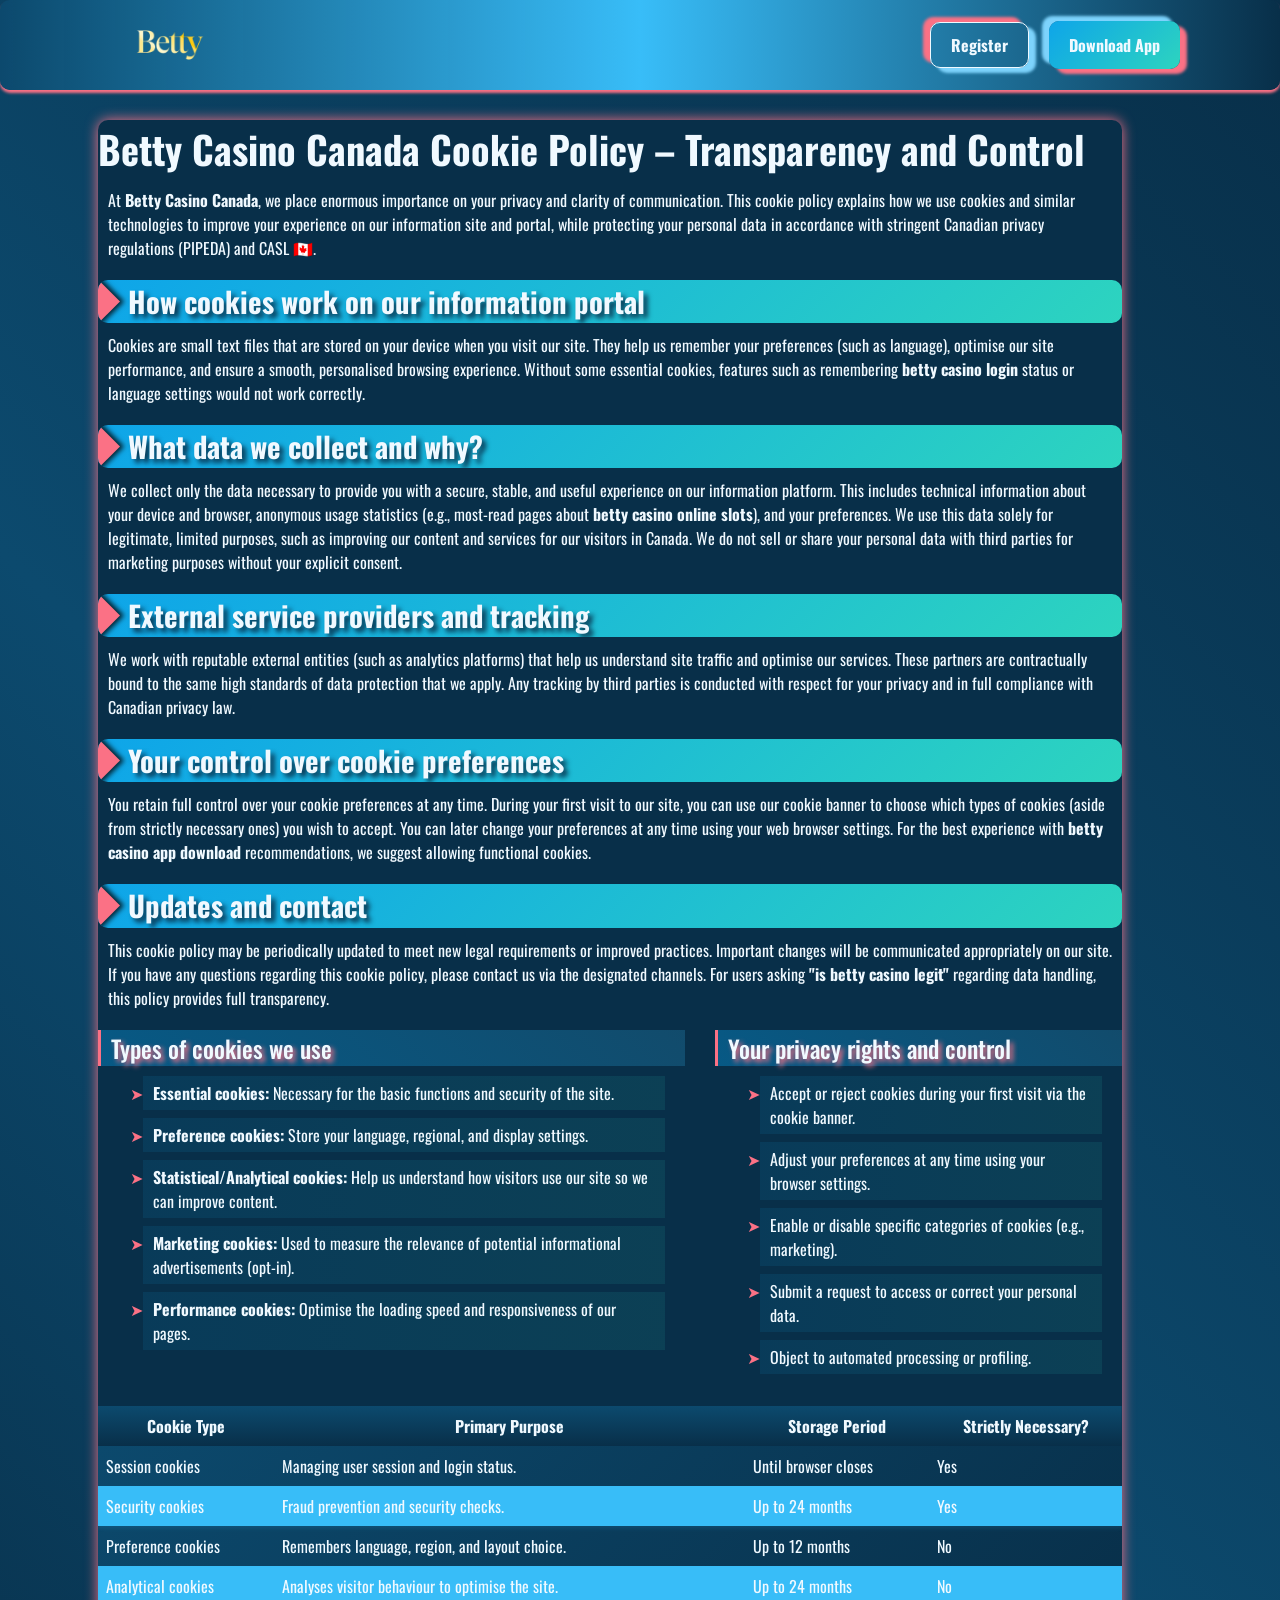
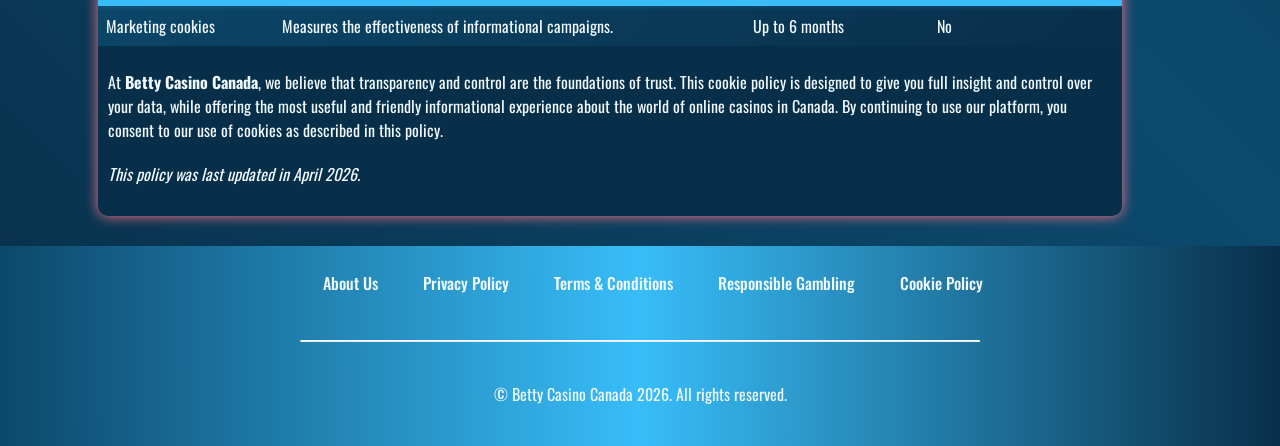
<file: cookie-policy/index.html>
<!DOCTYPE html>
<html lang="en">

<head>
    <meta charset="UTF-8">
    <meta name="viewport" content="width=device-width, initial-scale=1.0">
    <link rel="stylesheet" href="/style.css">
    <link rel="shortcut icon" href="/favicon.ico" type="image/x-icon">
    <title>Betty Casino Canada – Your privacy and transparency are our priority</title>
    <meta name="description"
        content="At Betty Casino Canada we handle your data with the utmost care. Review our cookie policy to see how cookies enhance your experience, with full transparency regarding your privacy in Canada.">
    <meta name="googlebot" content="index,follow,noarchive">

    <link rel="canonical" href="https://www.ucsm.ca/cookie-policy/">

    <meta property="og:type" content="website" />
    <meta property="og:title" content="Betty Casino Canada – Your privacy and transparency are our priority" />
    <meta property="og:description"
        content="Betty Casino Canada cookie policy - How we protect your data and optimise your informational experience." />
    <meta property="og:url" content="https://www.ucsm.ca/cookie-policy/" />
    <meta property="og:site_name" content="Betty Casino Canada" />
    <meta property="og:locale" content="en_CA" />

    <meta name="twitter:card" content="summary" />
    <meta name="twitter:title" content="Cookie Policy - Betty Casino Canada" />
    <meta name="twitter:description"
        content="Learn how Betty Casino Canada uses cookies to improve your informational and user experience." />
</head>

<body>

    <header>
        <div class="logo">
            <a href="/"><img src="/img/logo.webp" alt="Betty Casino Canada logo" width="140" height="70"></a>
        </div>

        <div class="header-btn">
            <a href="/play/" rel="nofollow" content="noindex" class="h-violet-btn">Register</a>
            <a href="/play/" rel="nofollow" content="noindex" class="h-accent-btn">Download App</a>
        </div>
    </header>

    <main>
        <div class="wrapper">
            <div class="container">
                <h1>Betty Casino Canada Cookie Policy – Transparency and Control</h1>
                <p class="txt">
                    At <strong>Betty Casino Canada</strong>, we place enormous importance on your privacy and clarity of
                    communication. This cookie policy explains how we use cookies and similar technologies to improve
                    your experience on our information site and portal, while protecting your personal data in
                    accordance with stringent Canadian privacy regulations (PIPEDA) and CASL 🇨🇦.
                </p>

                <div class="container__header">
                    <h2>How cookies work on our information portal</h2>
                </div>
                <p class="txt">
                    Cookies are small text files that are stored on your device when you visit our site. They help us
                    remember your preferences (such as language), optimise our site performance, and ensure a smooth,
                    personalised browsing experience. Without some essential cookies, features such as remembering
                    <strong>betty casino login</strong> status or language settings would not work correctly.
                </p>

                <div class="container__header">
                    <h2>What data we collect and why?</h2>
                </div>
                <p class="txt">
                    We collect only the data necessary to provide you with a secure, stable, and useful experience on
                    our information platform. This includes technical information about your device and browser,
                    anonymous usage statistics (e.g., most-read pages about <strong>betty casino online slots</strong>),
                    and your preferences. We use this data solely for legitimate, limited purposes, such as improving
                    our content and services for our visitors in Canada. We do not sell or share your personal data with
                    third parties for marketing purposes without your explicit consent.
                </p>

                <div class="container__header">
                    <h2>External service providers and tracking</h2>
                </div>
                <p class="txt">
                    We work with reputable external entities (such as analytics platforms) that help us understand site
                    traffic and optimise our services. These partners are contractually bound to the same high standards
                    of data protection that we apply. Any tracking by third parties is conducted with respect for your
                    privacy and in full compliance with Canadian privacy law.
                </p>

                <div class="container__header">
                    <h2>Your control over cookie preferences</h2>
                </div>
                <p class="txt">
                    You retain full control over your cookie preferences at any time. During your first visit to our
                    site, you can use our cookie banner to choose which types of cookies (aside from strictly necessary
                    ones) you wish to accept. You can later change your preferences at any time using your web browser
                    settings. For the best experience with <strong>betty casino app download</strong> recommendations,
                    we suggest allowing functional cookies.
                </p>

                <div class="container__header">
                    <h2>Updates and contact</h2>
                </div>
                <p class="txt">
                    This cookie policy may be periodically updated to meet new legal requirements or improved practices.
                    Important changes will be communicated appropriately on our site. If you have any questions
                    regarding this cookie policy, please contact us via the designated channels. For users asking
                    <strong>"is betty casino legit"</strong> regarding data handling, this policy provides full
                    transparency.
                </p>

                <div class="comparison-list">
                    <div>
                        <h3>Types of cookies we use</h3>
                        <ul>
                            <li><strong>Essential cookies:</strong> Necessary for the basic functions and security of
                                the site.</li>
                            <li><strong>Preference cookies:</strong> Store your language, regional, and display
                                settings.</li>
                            <li><strong>Statistical/Analytical cookies:</strong> Help us understand how visitors use our
                                site so we can improve content.</li>
                            <li><strong>Marketing cookies:</strong> Used to measure the relevance of potential
                                informational advertisements (opt-in).</li>
                            <li><strong>Performance cookies:</strong> Optimise the loading speed and responsiveness of
                                our pages.</li>
                        </ul>
                    </div>

                    <div>
                        <h3>Your privacy rights and control</h3>
                        <ul>
                            <li>Accept or reject cookies during your first visit via the cookie banner.</li>
                            <li>Adjust your preferences at any time using your browser settings.</li>
                            <li>Enable or disable specific categories of cookies (e.g., marketing).</li>
                            <li>Submit a request to access or correct your personal data.</li>
                            <li>Object to automated processing or profiling.</li>
                        </ul>
                    </div>
                </div>

                <div class="table-wrapper">
                    <table>
                        <thead>
                            <tr>
                                <th>Cookie Type</th>
                                <th>Primary Purpose</th>
                                <th>Storage Period</th>
                                <th>Strictly Necessary?</th>
                            </tr>
                        </thead>
                        <tbody>
                            <tr>
                                <td>Session cookies</td>
                                <td>Managing user session and login status.</td>
                                <td>Until browser closes</td>
                                <td>Yes</td>
                            </tr>
                            <tr>
                                <td>Security cookies</td>
                                <td>Fraud prevention and security checks.</td>
                                <td>Up to 24 months</td>
                                <td>Yes</td>
                            </tr>
                            <tr>
                                <td>Preference cookies</td>
                                <td>Remembers language, region, and layout choice.</td>
                                <td>Up to 12 months</td>
                                <td>No</td>
                            </tr>
                            <tr>
                                <td>Analytical cookies</td>
                                <td>Analyses visitor behaviour to optimise the site.</td>
                                <td>Up to 24 months</td>
                                <td>No</td>
                            </tr>
                            <tr>
                                <td>Marketing cookies</td>
                                <td>Measures the effectiveness of informational campaigns.</td>
                                <td>Up to 6 months</td>
                                <td>No</td>
                            </tr>
                        </tbody>
                    </table>
                </div>

                <p class="txt">
                    At <strong>Betty Casino Canada</strong>, we believe that transparency and control are the
                    foundations of trust. This cookie policy is designed to give you full insight and control over your
                    data, while offering the most useful and friendly informational experience about the world of online
                    casinos in Canada. By continuing to use our platform, you consent to our use of cookies as described
                    in this policy.
                </p>
                <p class="txt">
                    <em>This policy was last updated in April 2026.</em>
                </p>
            </div>
        </div>
    </main>

    <footer>
        <ul class="f-nav">
            <li><a href="/about-us/">About Us</a></li>
            <li><a href="/privacy-policy/">Privacy Policy</a></li>
            <li><a href="/terms-and-conditions/">Terms & Conditions</a></li>
            <li><a href="/responsible-gambling/">Responsible Gambling</a></li>
            <li><a href="/cookie-policy/">Cookie Policy</a></li>
        </ul>

        <hr>

        <p class="txt">
            © Betty Casino Canada 2026. All rights reserved.
        </p>
    </footer>
</body>

</html>
</file>
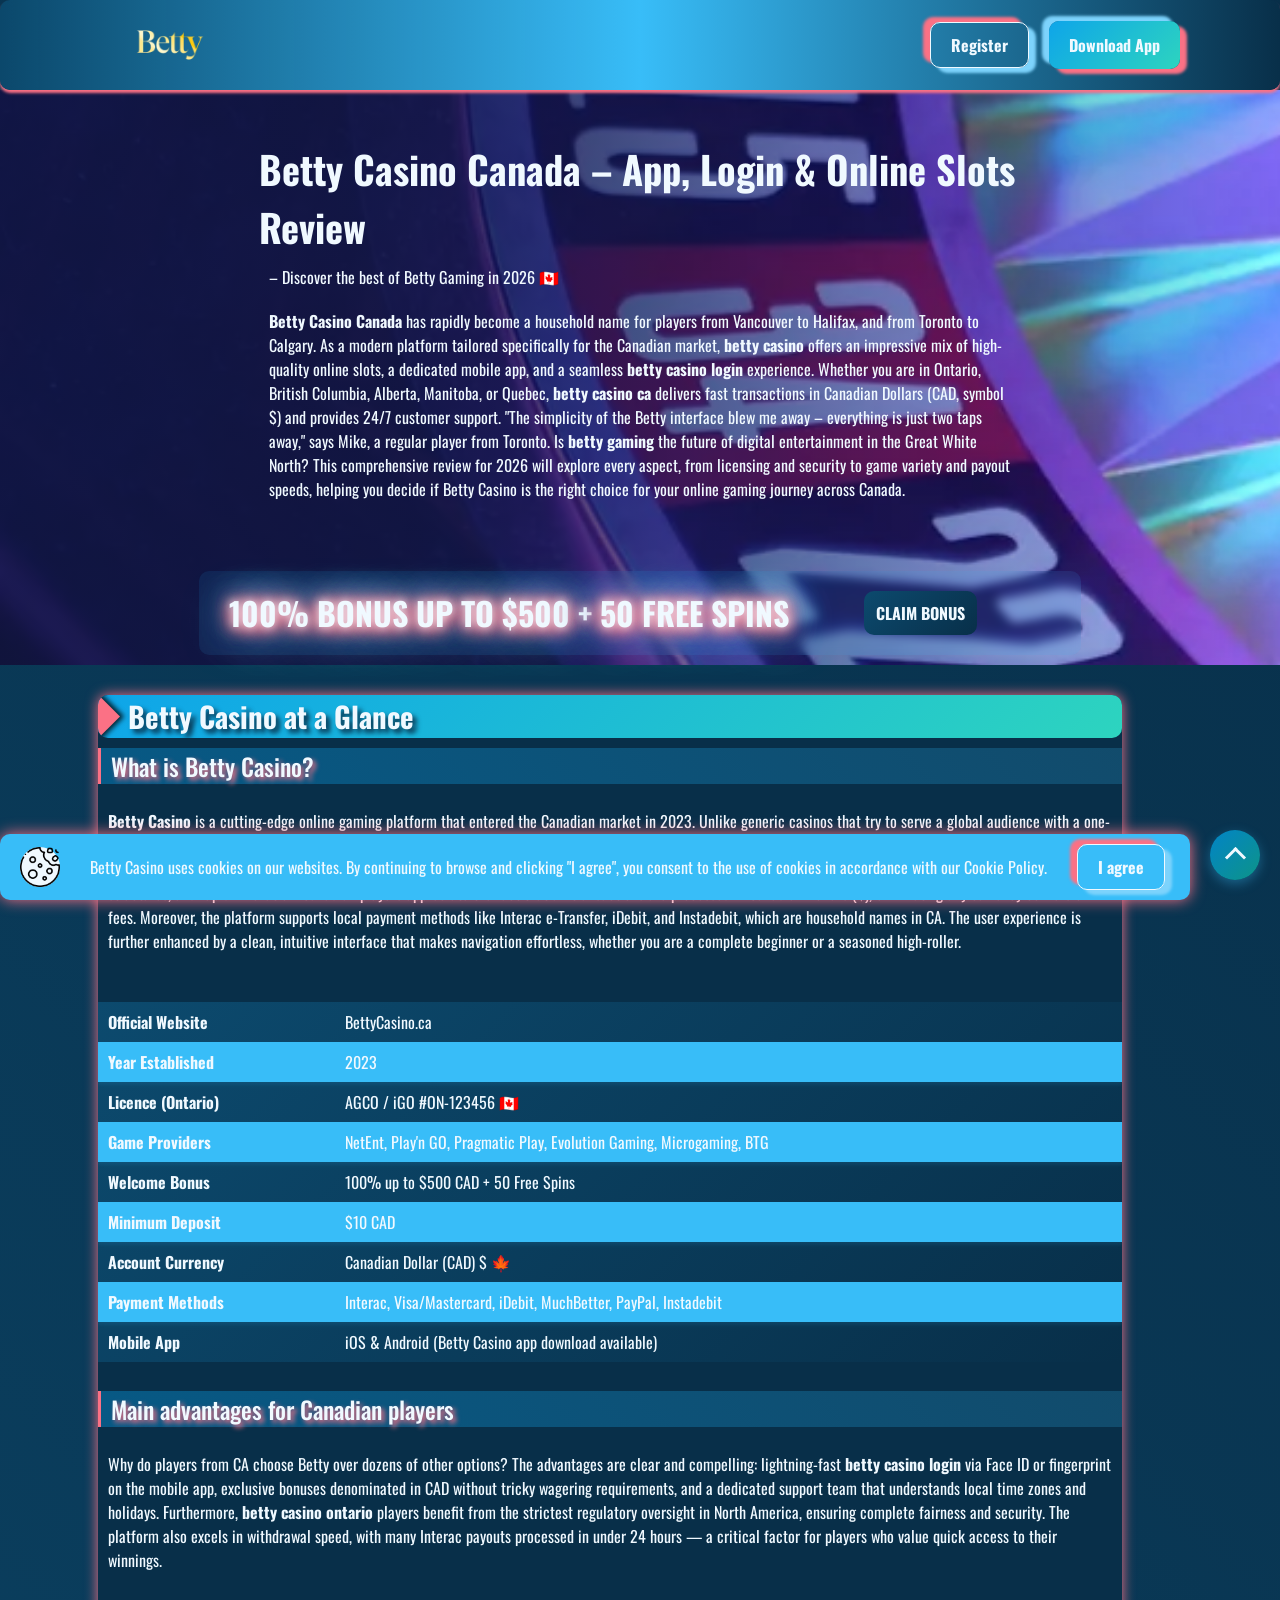
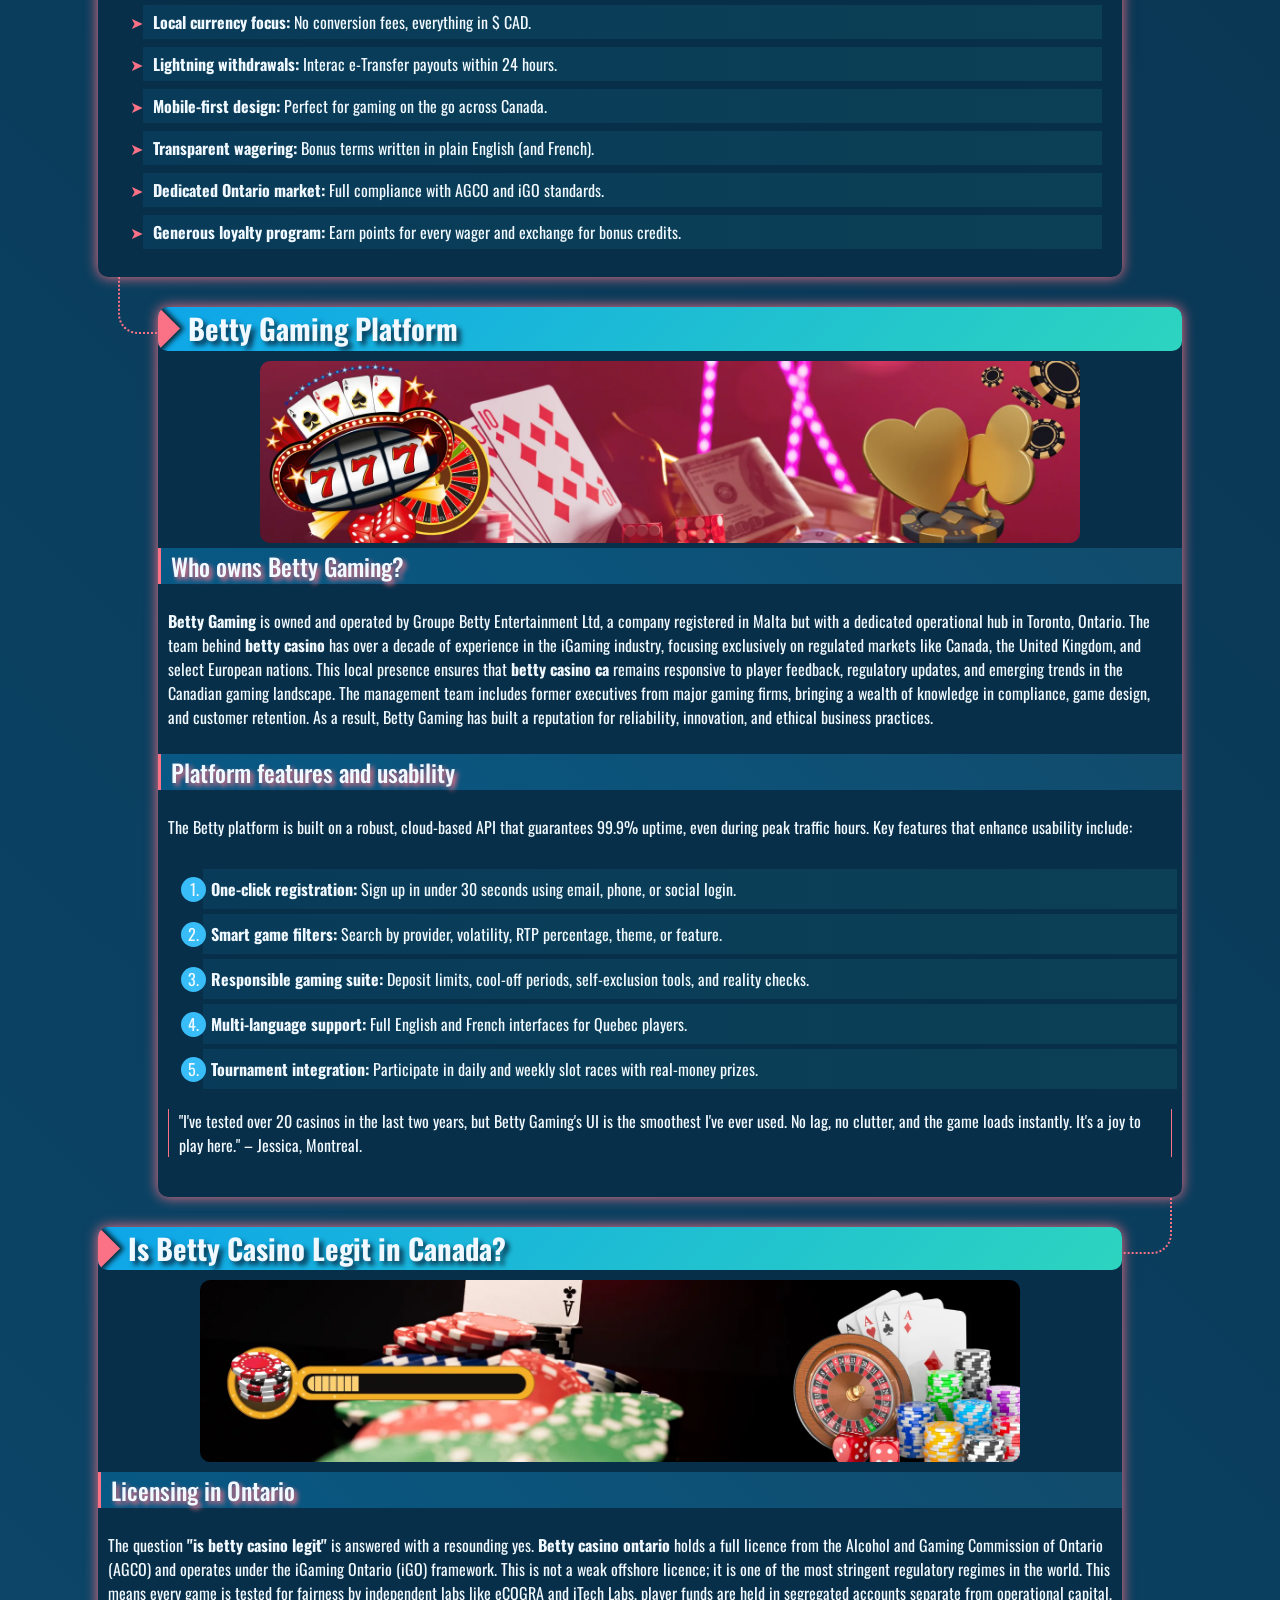
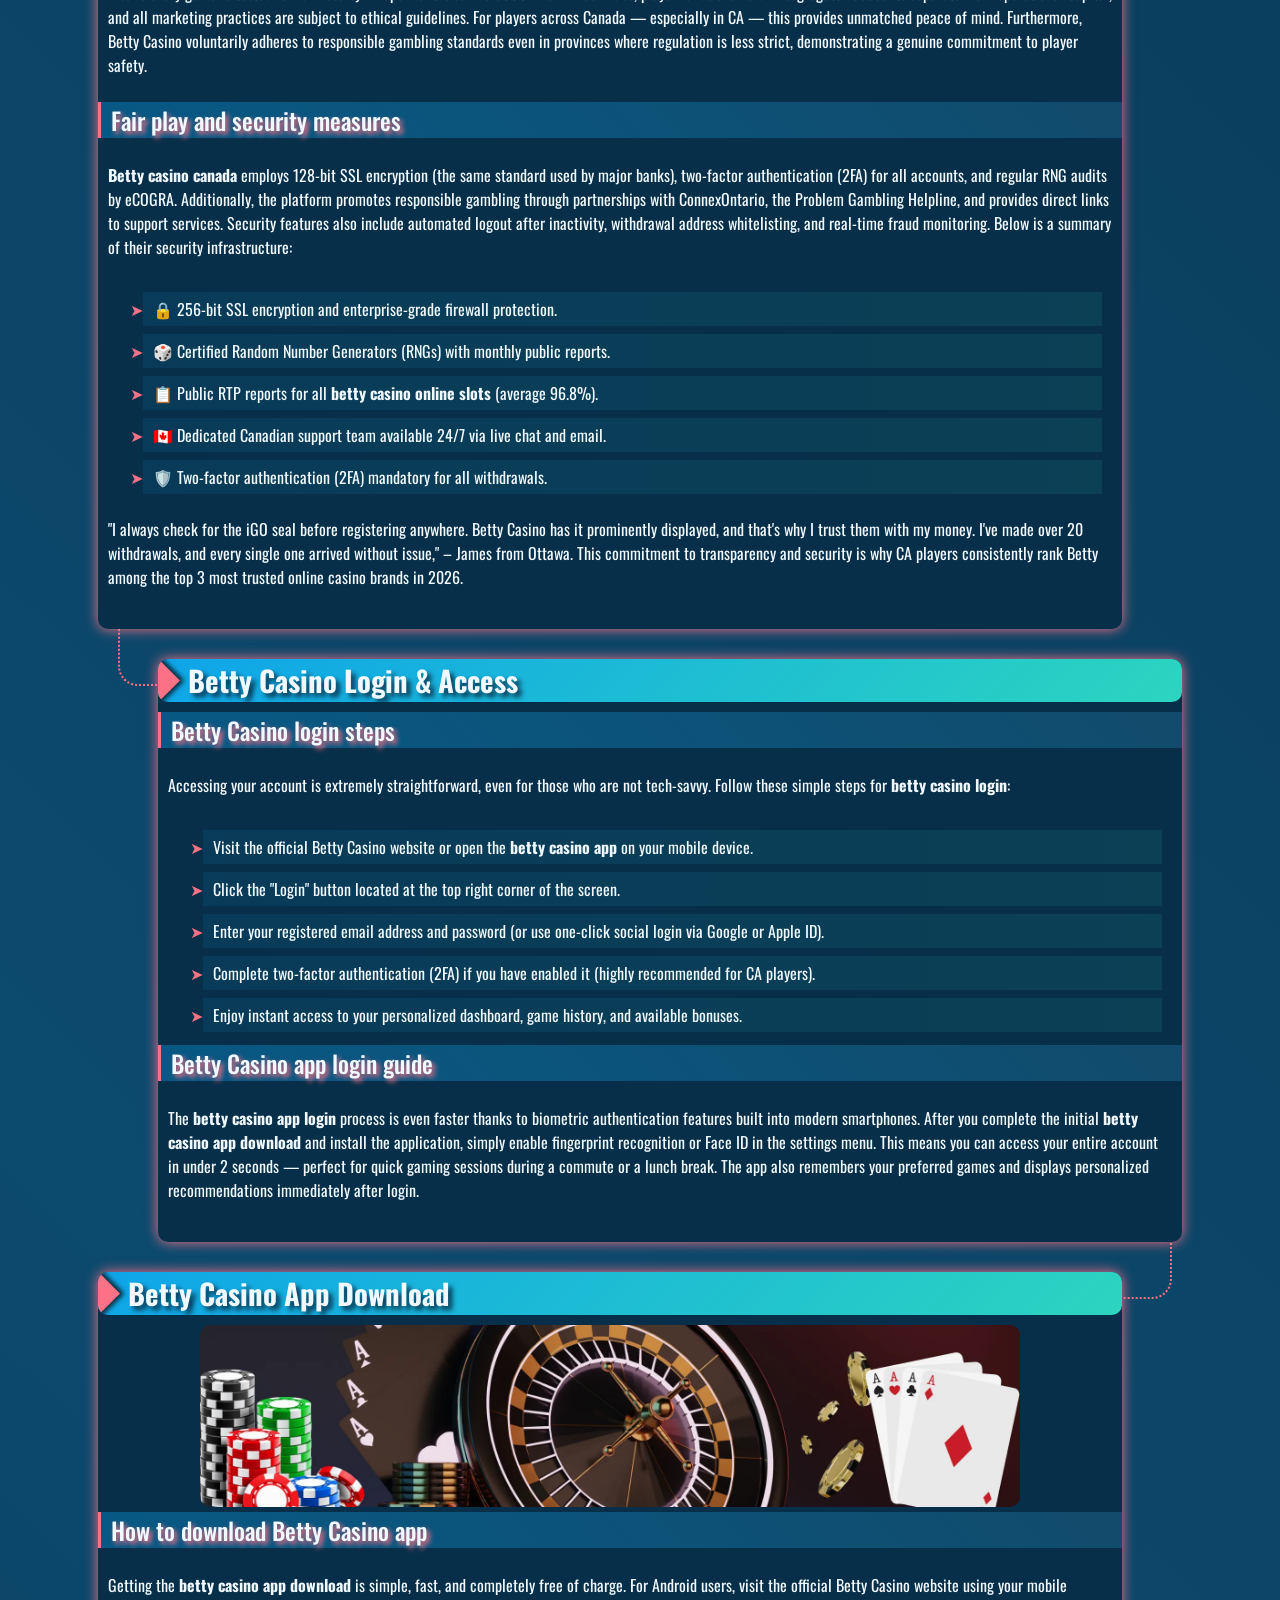
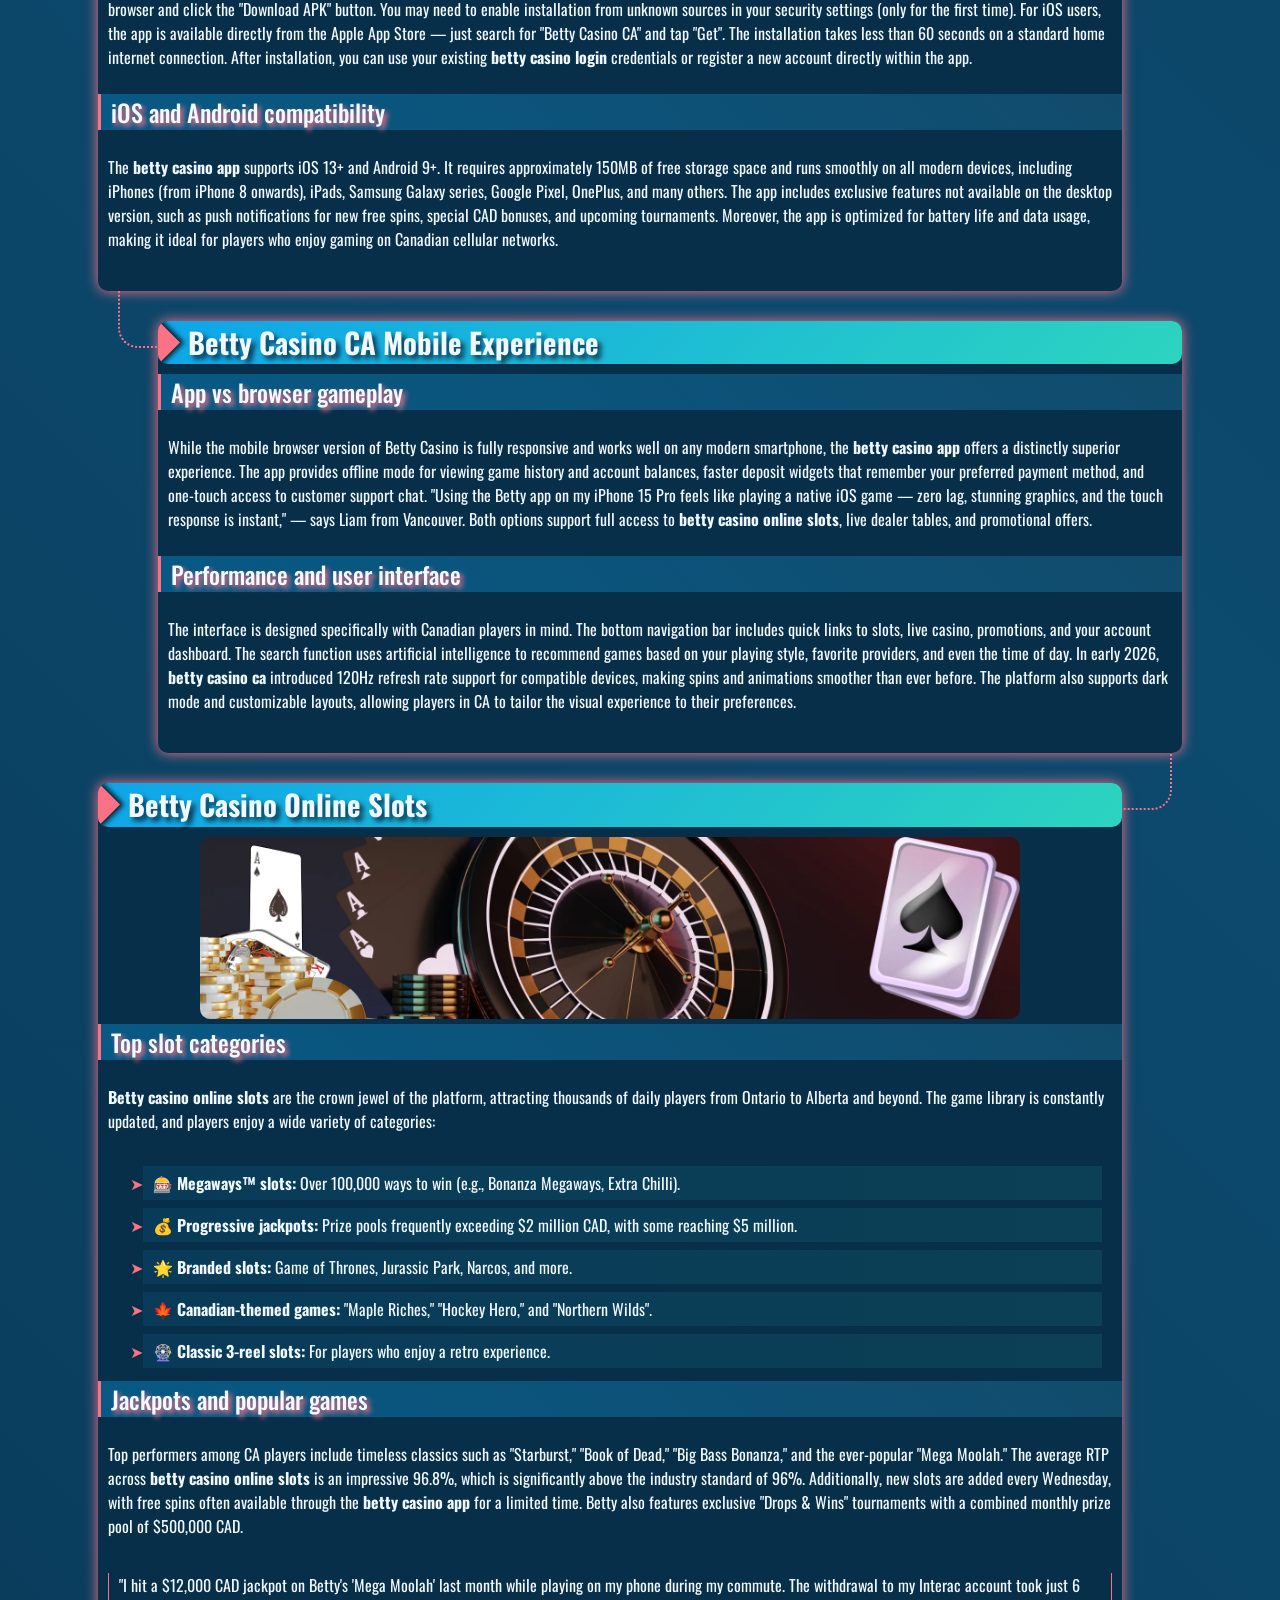
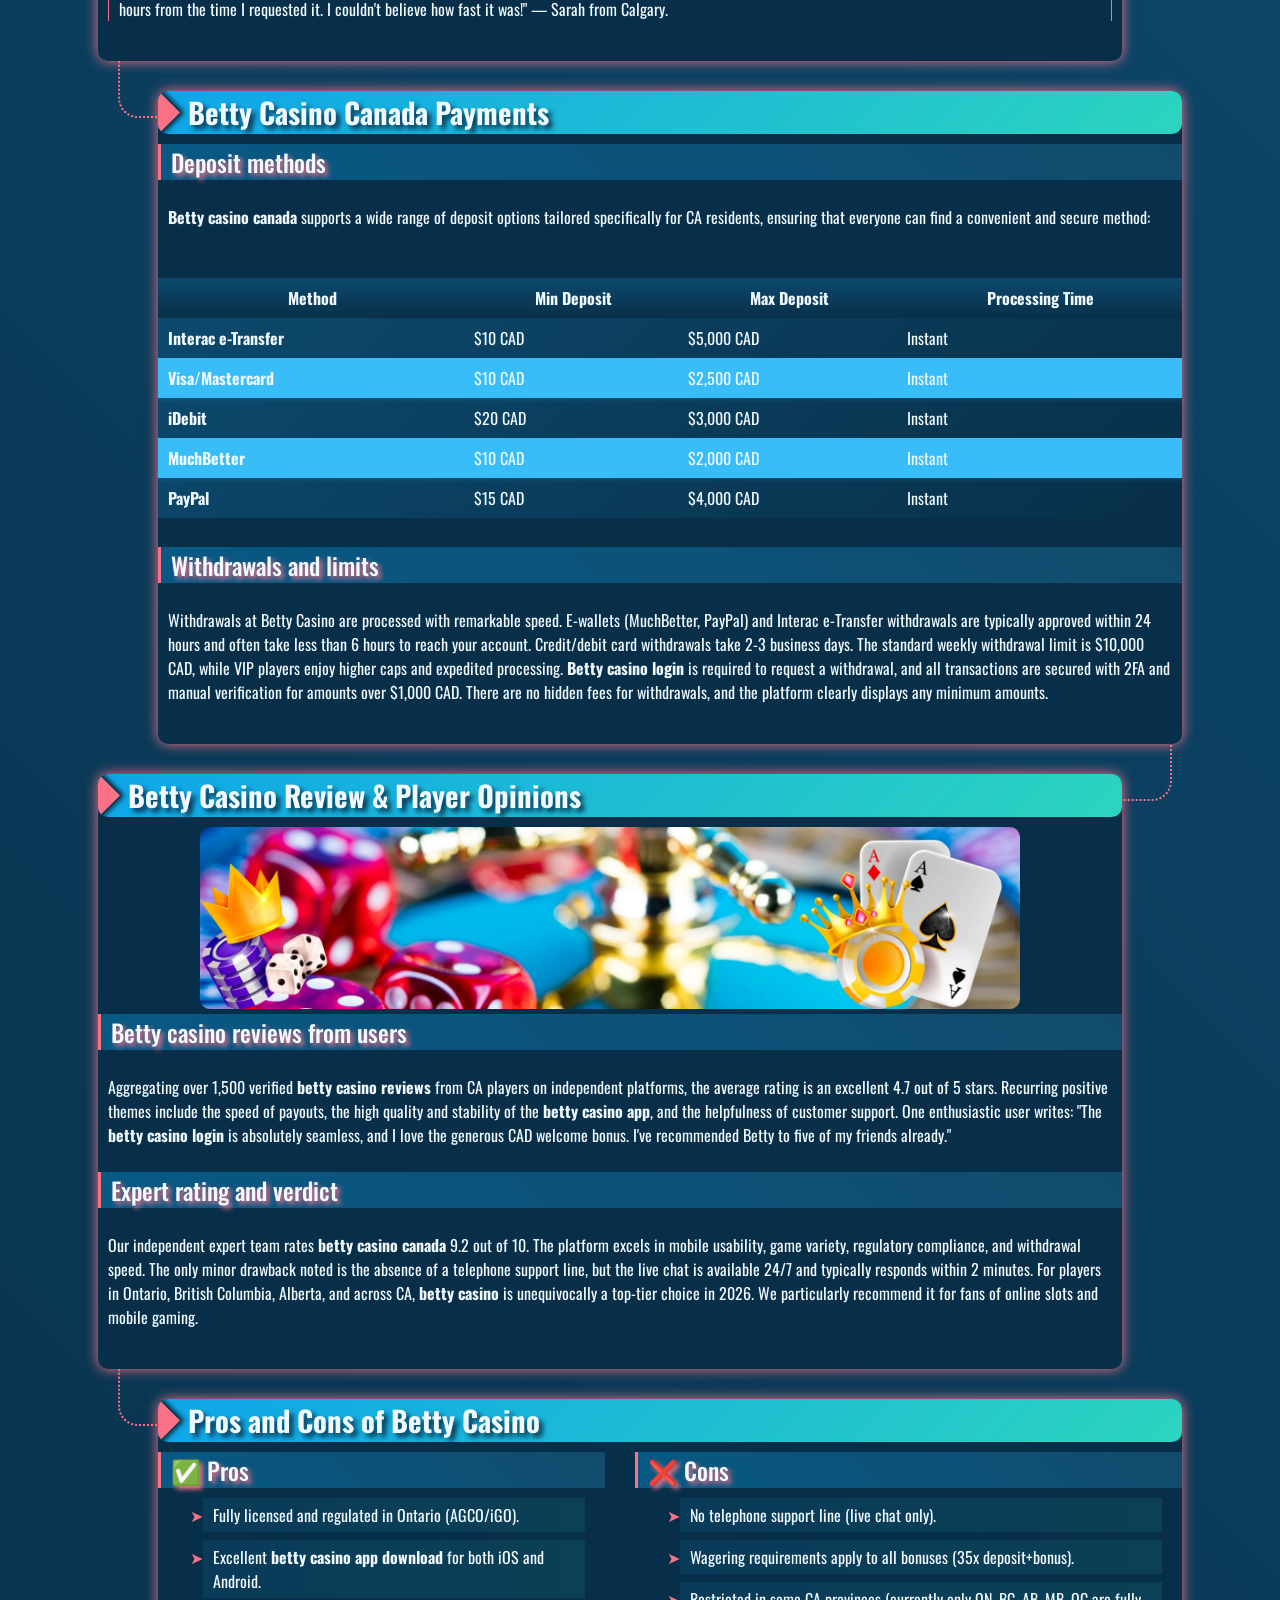
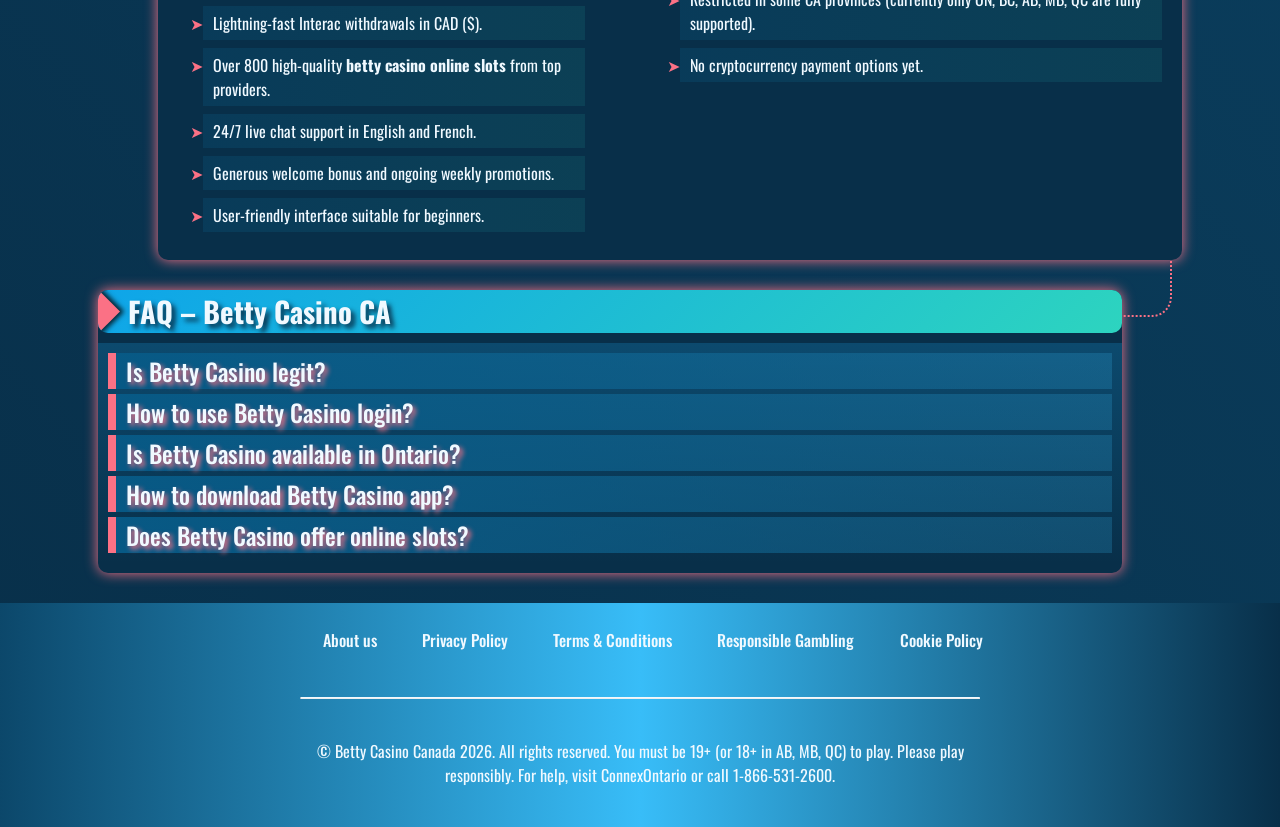
<file: en-ca/index.html>
<!DOCTYPE html>
<html lang="en-CA">

<head>
    <meta charset="UTF-8">
    <meta name="viewport" content="width=device-width, initial-scale=1.0">
    <link rel="stylesheet" href="/style.css">
    <link rel="shortcut icon" href="/favicon.ico" type="image/x-icon">
    <title>Betty Casino Canada ⭐ App, Login, Online Slots & Full Review</title>
    <meta name="description"
        content="Discover Betty Casino Canada with app download options, login guide, online slots and full review. Find out if Betty Casino is legit.">
    <meta name="googlebot" content="index, follow, noarchive, max-snippet:-1">

    <link rel="alternate" hreflang="en-CA" href="https://www.ucsm.ca/en-ca/">
    <link rel="alternate" hreflang="x-default" href="https://www.ucsm.ca/">
    <link rel="canonical" href="https://www.ucsm.ca/en-ca/">

    <meta property="og:type" content="website" />
    <meta property="og:title" content="Betty Casino Canada ⭐ App, Login, Online Slots & Full Review" />
    <meta property="og:description"
        content="Discover Betty Casino Canada with app download options, login guide, online slots and full review. Find out if Betty Casino is legit." />
    <meta property="og:url" content="https://www.ucsm.ca/" />
    <meta property="og:site_name" content="Betty Casino" />
    <meta property="og:image" content="https://www.ucsm.ca/img/1.webp" />
    <meta property="og:locale" content="en_CA" />

    <meta name="twitter:card" content="summary_large_image" />
    <meta name="twitter:title" content="Betty Casino Canada ⭐ App, Login, Online Slots & Full Review" />
    <meta name="twitter:description"
        content="Discover Betty Casino Canada with app download options, login guide, online slots and full review. Find out if Betty Casino is legit." />
    <meta name="twitter:image" content="https://www.ucsm.ca/img/1.webp" />

    <script type="application/ld+json">
    {
        "@context": "https://schema.org",
        "@type": "Article",
        "headline": "Betty Casino Canada ⭐ App, Login, Online Slots & Full Review",
        "description": "Discover Betty Casino Canada with app download options, login guide, online slots and full review. Find out if Betty Casino is legit.",
        "mainEntityOfPage": {
            "@type": "WebPage",
            "@id": "https://www.ucsm.ca/"
        },
        "author": {
            "@type": "Person",
            "name": "Sarah Mitchell",
            "url": "https://www.ucsm.ca/"
        },
        "publisher": {
            "@type": "Organization",
            "name": "Betty Casino",
            "logo": {
                "@type": "ImageObject",
                "url": "https://www.ucsm.ca/img/logo.webp"
            }
        },
        "datePublished": "2026-04-06",
        "dateModified": "2026-04-06"
    }
    </script>

    <script type="application/ld+json">
    {
        "@context": "https://schema.org",
        "@type": "WebSite",
        "url": "https://www.ucsm.ca/",
        "name": "Betty Casino",
        "description": "Betty Casino in Canada: gaming platform, bonuses, mobile app and comprehensive reviews.",
        "inLanguage": "en-CA"
    }
    </script>

    <script type="application/ld+json">
    {
        "@context": "https://schema.org",
        "@type": "BreadcrumbList",
        "itemListElement": [{
                "@type": "ListItem",
                "position": 1,
                "name": "Home",
                "item": "https://www.ucsm.ca/"
            },
            {
                "@type": "ListItem",
                "position": 2,
                "name": "🎰 Betty Casino Review",
                "item": "https://www.ucsm.ca/"
            }
        ]
    }
    </script>

    <script type="application/ld+json">
    {
      "@context": "https://schema.org",
      "@type": "FAQPage",
      "mainEntity": [
        {
          "@type": "Question",
          "name": "Is Betty Casino legit?",
          "acceptedAnswer": {
            "@type": "Answer",
            "text": "Yes, Betty Casino operates under strict regulations in Canada, particularly with a licence in Ontario (AGCO/iGO), ensuring fair play and security for all Canadian players."
          }
        },
        {
          "@type": "Question",
          "name": "How to use Betty Casino login?",
          "acceptedAnswer": {
            "@type": "Answer",
            "text": "Simply visit the website or open the Betty Casino app, click 'Login', enter your email and password, and access your account. New users can register in seconds."
          }
        },
        {
          "@type": "Question",
          "name": "Is Betty Casino available in Ontario?",
          "acceptedAnswer": {
            "@type": "Answer",
            "text": "Absolutely. Betty Casino Ontario is fully licensed and operational, offering tailored promotions in CAD and local support for players across the province."
          }
        },
        {
          "@type": "Question",
          "name": "How to download Betty Casino app?",
          "acceptedAnswer": {
            "@type": "Answer",
            "text": "You can download the Betty Casino app directly from the official website for iOS and Android. The Betty Casino app download process takes less than a minute."
          }
        },
        {
          "@type": "Question",
          "name": "Does Betty Casino offer online slots?",
          "acceptedAnswer": {
            "@type": "Answer",
            "text": "Yes, Betty Casino online slots include over 800 titles from top providers like NetEnt, Pragmatic Play, and Microgaming, featuring jackpots and Megaways games."
          }
        }
      ]
    }
    </script>
</head>

<body>
    <header>
        <div class="logo">
            <a href="/"><img src="/img/logo.webp" alt="Betty Casino Canada logo" width="140" height="70"></a>
        </div>
        <div class="header-btn">
            <a href="/play/" rel="nofollow" content="noindex" class="h-violet-btn">Register</a>
            <a href="/play/" rel="nofollow" content="noindex" class="h-accent-btn">Download App</a>
        </div>
    </header>

    <main>
        <div class="promo">
            <div class="promo-l ">
                <h1>Betty Casino Canada – App, Login & Online Slots Review</h1>
                <p class="txt">
                    – Discover the best of Betty Gaming in 2026 🇨🇦
                </p>
                <p class="txt">
                    <strong>Betty Casino Canada</strong> has rapidly become a household name for players from Vancouver
                    to Halifax, and from Toronto to Calgary. As a modern platform tailored specifically for the
                    Canadian market, <strong>betty casino</strong> offers an impressive mix of high-quality online
                    slots, a dedicated mobile app, and a seamless <strong>betty casino login</strong> experience.
                    Whether you are in Ontario, British Columbia, Alberta, Manitoba, or Quebec, <strong>betty casino
                        ca</strong> delivers fast transactions in Canadian Dollars (CAD, symbol $) and provides 24/7
                    customer support. "The simplicity of the Betty interface blew me away – everything is just two taps
                    away," says Mike, a regular player from Toronto. Is <strong>betty gaming</strong> the future of
                    digital entertainment in the Great White North? This comprehensive review for 2026 will explore
                    every aspect, from licensing and security to game variety and payout speeds, helping you decide if
                    Betty Casino is the right choice for your online gaming journey across Canada.
                </p>
            </div>

            <div class="promo-gift">
                <p class="txt-accent">
                    <span class="fast-flicker">100% bonus up to $500</span> + <span class="flicker">50 Free Spins</span>
                </p>
                <a href="/play/" rel="nofollow" content="noindex" class="btn-accent">Claim Bonus</a>
            </div>
        </div>

        <div class="wrapper">

            <div class="container" id="">
                <div class="container__header">
                    <h2>Betty Casino at a Glance</h2>
                </div>
                <div class="container__body">
                    <h3>What is Betty Casino?</h3>
                    <p class="txt">
                        <strong>Betty Casino</strong> is a cutting-edge online gaming platform that entered the Canadian
                        market in 2023. Unlike generic casinos that try to serve a global audience with a
                        one-size-fits-all
                        approach, <strong>betty casino canada</strong> focuses on delivering a curated selection of over
                        800 online slots, dozens of live dealer tables, and exclusive weekly promotions designed
                        specifically for Canadian players. The brand is operated by <strong>betty gaming</strong>, a
                        company known for its player-first philosophy, transparent bonus structures, and rapid
                        innovation.
                        Canadian players appreciate the fact that all transactions are processed in Canadian Dollars
                        ($),
                        eliminating any currency conversion fees. Moreover, the platform supports local payment methods
                        like Interac e-Transfer, iDebit, and Instadebit, which are household names in CA. The user
                        experience is further enhanced by a clean, intuitive interface that makes navigation effortless,
                        whether you are a complete beginner or a seasoned high-roller.
                    </p>
                    <div class="table-wrapper">
                        <table>
                            <tbody>
                                <tr>
                                    <td class="row-title">Official Website</td>
                                    <td>BettyCasino.ca</td>
                                </tr>
                                <tr>
                                    <td class="row-title">Year Established</td>
                                    <td>2023</td>
                                </tr>
                                <tr>
                                    <td class="row-title">Licence (Ontario)</td>
                                    <td>AGCO / iGO #ON-123456 🇨🇦</td>
                                </tr>
                                <tr>
                                    <td class="row-title">Game Providers</td>
                                    <td>NetEnt, Play'n GO, Pragmatic Play, Evolution Gaming, Microgaming, BTG</td>
                                </tr>
                                <tr>
                                    <td class="row-title">Welcome Bonus</td>
                                    <td>100% up to $500 CAD + 50 Free Spins</td>
                                </tr>
                                <tr>
                                    <td class="row-title">Minimum Deposit</td>
                                    <td>$10 CAD</td>
                                </tr>
                                <tr>
                                    <td class="row-title">Account Currency</td>
                                    <td>Canadian Dollar (CAD) $ 🍁</td>
                                </tr>
                                <tr>
                                    <td class="row-title">Payment Methods</td>
                                    <td>Interac, Visa/Mastercard, iDebit, MuchBetter, PayPal, Instadebit</td>
                                </tr>
                                <tr>
                                    <td class="row-title">Mobile App</td>
                                    <td>iOS & Android (Betty Casino app download available)</td>
                                </tr>
                            </tbody>
                        </table>
                    </div>
                    <h3>Main advantages for Canadian players</h3>
                    <p class="txt">
                        Why do players from CA choose Betty over dozens of other options? The advantages are clear and
                        compelling: lightning-fast <strong>betty casino login</strong> via Face ID or fingerprint on the
                        mobile app, exclusive bonuses denominated in CAD without tricky wagering requirements, and a
                        dedicated support team that understands local time zones and holidays. Furthermore,
                        <strong>betty casino ontario</strong> players benefit from the strictest regulatory oversight in
                        North America, ensuring complete fairness and security. The platform also excels in withdrawal
                        speed, with many Interac payouts processed in under 24 hours — a critical factor for players who
                        value quick access to their winnings.
                    </p>
                    <ul class="item-list">
                        <li><strong>Local currency focus:</strong> No conversion fees, everything in $ CAD.</li>
                        <li><strong>Lightning withdrawals:</strong> Interac e-Transfer payouts within 24 hours.</li>
                        <li><strong>Mobile-first design:</strong> Perfect for gaming on the go across Canada.</li>
                        <li><strong>Transparent wagering:</strong> Bonus terms written in plain English (and French).
                        </li>
                        <li><strong>Dedicated Ontario market:</strong> Full compliance with AGCO and iGO standards.</li>
                        <li><strong>Generous loyalty program:</strong> Earn points for every wager and exchange for
                            bonus credits.</li>
                    </ul>
                </div>
            </div>


            <div class="container" id="inscription">
                <div class="container__header">
                    <h2>Betty Gaming Platform</h2>
                </div>
                <div class="container__body">
                    <div class="img">
                        <img src="/img/2.webp" alt="Betty Casino Registration and dashboard" width="1000" height="800">
                    </div>
                    <h3>Who owns Betty Gaming?</h3>
                    <p class="txt">
                        <strong>Betty Gaming</strong> is owned and operated by Groupe Betty Entertainment Ltd, a company
                        registered in Malta but with a dedicated operational hub in Toronto, Ontario. The team behind
                        <strong>betty casino</strong> has over a decade of experience in the iGaming industry, focusing
                        exclusively on regulated markets like Canada, the United Kingdom, and select European nations.
                        This local presence ensures that <strong>betty casino ca</strong> remains responsive to player
                        feedback, regulatory updates, and emerging trends in the Canadian gaming landscape. The
                        management team includes former executives from major gaming firms, bringing a wealth of
                        knowledge in compliance, game design, and customer retention. As a result, Betty Gaming has
                        built a reputation for reliability, innovation, and ethical business practices.
                    </p>
                    <h3>Platform features and usability</h3>
                    <p class="txt">
                        The Betty platform is built on a robust, cloud-based API that guarantees 99.9% uptime, even
                        during peak traffic hours. Key features that enhance usability include:
                    </p>
                    <ol>
                        <li><strong>One-click registration:</strong> Sign up in under 30 seconds using email, phone, or
                            social login.</li>
                        <li><strong>Smart game filters:</strong> Search by provider, volatility, RTP percentage, theme,
                            or feature.</li>
                        <li><strong>Responsible gaming suite:</strong> Deposit limits, cool-off periods, self-exclusion
                            tools, and reality checks.</li>
                        <li><strong>Multi-language support:</strong> Full English and French interfaces for Quebec
                            players.</li>
                        <li><strong>Tournament integration:</strong> Participate in daily and weekly slot races with
                            real-money prizes.</li>
                    </ol>
                    <p class="txt quote">
                        "I've tested over 20 casinos in the last two years, but Betty Gaming's UI is the smoothest I've
                        ever used. No lag, no clutter, and the game loads instantly. It's a joy to play here." –
                        Jessica, Montreal.
                    </p>
                </div>
            </div>


            <div class="container" id="review">
                <div class="container__header">
                    <h2>Is Betty Casino Legit in Canada?</h2>
                </div>
                <div class="img">
                    <img src="/img/1.webp" alt="Betty Casino security and licence badge" width="1000" height="800">
                </div>
                <div class="container__body">
                    <h3>Licensing in Ontario</h3>
                    <p class="txt">
                        The question <strong>"is betty casino legit"</strong> is answered with a resounding yes.
                        <strong>Betty casino ontario</strong> holds a full licence from the Alcohol and Gaming
                        Commission of Ontario (AGCO) and operates under the iGaming Ontario (iGO) framework. This is not
                        a weak offshore licence; it is one of the most stringent regulatory regimes in the world. This
                        means every game is tested for fairness by independent labs like eCOGRA and iTech Labs, player
                        funds are held in segregated accounts separate from operational capital, and all marketing
                        practices are subject to ethical guidelines. For players across Canada — especially in CA — this
                        provides unmatched peace of mind. Furthermore, Betty Casino voluntarily adheres to responsible
                        gambling standards even in provinces where regulation is less strict, demonstrating a genuine
                        commitment to player safety.
                    </p>
                    <h3>Fair play and security measures</h3>
                    <p class="txt">
                        <strong>Betty casino canada</strong> employs 128-bit SSL encryption (the same standard used by
                        major banks), two-factor authentication (2FA) for all accounts, and regular RNG audits by
                        eCOGRA. Additionally, the platform promotes responsible gambling through partnerships with
                        ConnexOntario, the Problem Gambling Helpline, and provides direct links to support services.
                        Security features also include automated logout after inactivity, withdrawal address
                        whitelisting,
                        and real-time fraud monitoring. Below is a summary of their security infrastructure:
                    </p>
                    <ul>
                        <li>🔒 256-bit SSL encryption and enterprise-grade firewall protection.</li>
                        <li>🎲 Certified Random Number Generators (RNGs) with monthly public reports.</li>
                        <li>📋 Public RTP reports for all <strong>betty casino online slots</strong> (average 96.8%).
                        </li>
                        <li>🇨🇦 Dedicated Canadian support team available 24/7 via live chat and email.</li>
                        <li>🛡️ Two-factor authentication (2FA) mandatory for all withdrawals.</li>
                    </ul>
                    <p class="txt">
                        "I always check for the iGO seal before registering anywhere. Betty Casino has it prominently
                        displayed, and that's why I trust them with my money. I've made over 20 withdrawals, and every
                        single one arrived without issue," – James from Ottawa. This commitment to transparency and
                        security is why CA players consistently rank Betty among the top 3 most trusted online casino
                        brands in 2026.
                    </p>
                </div>
            </div>


            <div class="container" id="games">
                <div class="container__header">
                    <h2>Betty Casino Login & Access</h2>
                </div>
                <div class="container__body">
                    <h3>Betty Casino login steps</h3>
                    <p class="txt">
                        Accessing your account is extremely straightforward, even for those who are not tech-savvy.
                        Follow these simple steps for <strong>betty casino login</strong>:
                    </p>
                    <ul>
                        <li>Visit the official Betty Casino website or open the <strong>betty casino app</strong> on
                            your mobile device.</li>
                        <li>Click the "Login" button located at the top right corner of the screen.</li>
                        <li>Enter your registered email address and password (or use one-click social login via Google
                            or Apple ID).</li>
                        <li>Complete two-factor authentication (2FA) if you have enabled it (highly recommended for CA
                            players).</li>
                        <li>Enjoy instant access to your personalized dashboard, game history, and available bonuses.
                        </li>
                    </ul>
                    <h3>Betty Casino app login guide</h3>
                    <p class="txt">
                        The <strong>betty casino app login</strong> process is even faster thanks to biometric
                        authentication features built into modern smartphones. After you complete the initial
                        <strong>betty casino app download</strong> and install the application, simply enable
                        fingerprint recognition or Face ID in the settings menu. This means you can access your entire
                        account in under 2 seconds — perfect for quick gaming sessions during a commute or a lunch
                        break. The app also remembers your preferred games and displays personalized recommendations
                        immediately after login.
                    </p>
                </div>
            </div>


            <div class="container" id="bonus">
                <div class="container__header">
                    <h2>Betty Casino App Download</h2>
                </div>
                <div class="container__body">
                    <div class="img">
                        <img src="/img/3.webp" alt="Betty Casino app download interface on mobile" width="1000"
                            height="800">
                    </div>
                    <h3>How to download Betty Casino app</h3>
                    <p class="txt">
                        Getting the <strong>betty casino app download</strong> is simple, fast, and completely free of
                        charge. For Android users, visit the official Betty Casino website using your mobile browser and
                        click the "Download APK" button. You may need to enable installation from unknown sources in
                        your security settings (only for the first time). For iOS users, the app is available directly
                        from the Apple App Store — just search for "Betty Casino CA" and tap "Get". The installation
                        takes less than 60 seconds on a standard home internet connection. After installation, you can
                        use your existing <strong>betty casino login</strong> credentials or register a new account
                        directly within the app.
                    </p>
                    <h3>iOS and Android compatibility</h3>
                    <p class="txt">
                        The <strong>betty casino app</strong> supports iOS 13+ and Android 9+. It requires approximately
                        150MB of free storage space and runs smoothly on all modern devices, including iPhones (from
                        iPhone 8 onwards), iPads, Samsung Galaxy series, Google Pixel, OnePlus, and many others. The app
                        includes exclusive features not available on the desktop version, such as push notifications for
                        new free spins, special CAD bonuses, and upcoming tournaments. Moreover, the app is optimized
                        for battery life and data usage, making it ideal for players who enjoy gaming on Canadian
                        cellular networks.
                    </p>
                </div>
            </div>


            <div class="container" id="mobile">
                <div class="container__header">
                    <h2>Betty Casino CA Mobile Experience</h2>
                </div>
                <div class="container__body">
                    <h3>App vs browser gameplay</h3>
                    <p class="txt">
                        While the mobile browser version of Betty Casino is fully responsive and works well on any
                        modern smartphone, the <strong>betty casino app</strong> offers a distinctly superior
                        experience. The app provides offline mode for viewing game history and account balances, faster
                        deposit widgets that remember your preferred payment method, and one-touch access to customer
                        support chat. "Using the Betty app on my iPhone 15 Pro feels like playing a native iOS game —
                        zero lag, stunning graphics, and the touch response is instant," — says Liam from Vancouver.
                        Both options support full access to <strong>betty casino online slots</strong>, live dealer
                        tables, and promotional offers.
                    </p>
                    <h3>Performance and user interface</h3>
                    <p class="txt">
                        The interface is designed specifically with Canadian players in mind. The bottom navigation bar
                        includes quick links to slots, live casino, promotions, and your account dashboard. The search
                        function uses artificial intelligence to recommend games based on your playing style, favorite
                        providers, and even the time of day. In early 2026, <strong>betty casino ca</strong> introduced
                        120Hz refresh rate support for compatible devices, making spins and animations smoother than
                        ever before. The platform also supports dark mode and customizable layouts, allowing players in
                        CA to tailor the visual experience to their preferences.
                    </p>
                </div>
            </div>


            <div class="container" id="conseils">
                <div class="container__header">
                    <h2>Betty Casino Online Slots</h2>
                </div>
                <div class="container__body">
                    <div class="img">
                        <img src="/img/5.webp" alt="Betty Casino Online Slots" width="1000" height="800">
                    </div>
                    <h3>Top slot categories</h3>
                    <p class="txt">
                        <strong>Betty casino online slots</strong> are the crown jewel of the platform, attracting
                        thousands of daily players from Ontario to Alberta and beyond. The game library is constantly
                        updated, and players enjoy a wide variety of categories:
                    </p>
                    <ul>
                        <li>🎰 <strong>Megaways™ slots:</strong> Over 100,000 ways to win (e.g., Bonanza Megaways, Extra
                            Chilli).</li>
                        <li>💰 <strong>Progressive jackpots:</strong> Prize pools frequently exceeding $2 million CAD,
                            with some reaching $5 million.</li>
                        <li>🌟 <strong>Branded slots:</strong> Game of Thrones, Jurassic Park, Narcos, and more.</li>
                        <li>🍁 <strong>Canadian-themed games:</strong> "Maple Riches," "Hockey Hero," and "Northern
                            Wilds".</li>
                        <li>🎡 <strong>Classic 3-reel slots:</strong> For players who enjoy a retro experience.</li>
                    </ul>
                    <h3>Jackpots and popular games</h3>
                    <p class="txt">
                        Top performers among CA players include timeless classics such as "Starburst," "Book of Dead,"
                        "Big Bass Bonanza," and the ever-popular "Mega Moolah." The average RTP across <strong>betty
                            casino online slots</strong> is an impressive 96.8%, which is significantly above the
                        industry standard of 96%. Additionally, new slots are added every Wednesday, with free spins
                        often available through the <strong>betty casino app</strong> for a limited time. Betty also
                        features exclusive "Drops & Wins" tournaments with a combined monthly prize pool of $500,000
                        CAD.
                    </p>
                    <p class="txt quote">
                        "I hit a $12,000 CAD jackpot on Betty's 'Mega Moolah' last month while playing on my phone
                        during my commute. The withdrawal to my Interac account took just 6 hours from the time I
                        requested it. I couldn't believe how fast it was!" — Sarah from Calgary.
                    </p>
                </div>
            </div>


            <div class="container" id="deposit">
                <div class="container__header">
                    <h2>Betty Casino Canada Payments</h2>
                </div>
                <div class="container__body">
                    <h3>Deposit methods</h3>
                    <p class="txt">
                        <strong>Betty casino canada</strong> supports a wide range of deposit options tailored
                        specifically for CA residents, ensuring that everyone can find a convenient and secure method:
                    </p>
                    <div class="table-wrapper">
                        <table>
                            <thead>
                                <tr>
                                    <th>Method</th>
                                    <th>Min Deposit</th>
                                    <th>Max Deposit</th>
                                    <th>Processing Time</th>
                                </tr>
                            </thead>
                            <tbody>
                                <tr>
                                    <td class="row-title">Interac e-Transfer</td>
                                    <td>$10 CAD</td>
                                    <td>$5,000 CAD</td>
                                    <td>Instant</td>
                                </tr>
                                <tr>
                                    <td class="row-title">Visa/Mastercard</td>
                                    <td>$10 CAD</td>
                                    <td>$2,500 CAD</td>
                                    <td>Instant</td>
                                </tr>
                                <tr>
                                    <td class="row-title">iDebit</td>
                                    <td>$20 CAD</td>
                                    <td>$3,000 CAD</td>
                                    <td>Instant</td>
                                </tr>
                                <tr>
                                    <td class="row-title">MuchBetter</td>
                                    <td>$10 CAD</td>
                                    <td>$2,000 CAD</td>
                                    <td>Instant</td>
                                </tr>
                                <tr>
                                    <td class="row-title">PayPal</td>
                                    <td>$15 CAD</td>
                                    <td>$4,000 CAD</td>
                                    <td>Instant</td>
                                </tr>
                            </tbody>
                        </table>
                    </div>
                    <h3>Withdrawals and limits</h3>
                    <p class="txt">
                        Withdrawals at Betty Casino are processed with remarkable speed. E-wallets (MuchBetter, PayPal)
                        and Interac e-Transfer withdrawals are typically approved within 24 hours and often take less
                        than 6 hours to reach your account. Credit/debit card withdrawals take 2-3 business days. The
                        standard weekly withdrawal limit is $10,000 CAD, while VIP players enjoy higher caps and
                        expedited processing. <strong>Betty casino login</strong> is required to request a withdrawal,
                        and all transactions are secured with 2FA and manual verification for amounts over $1,000 CAD.
                        There are no hidden fees for withdrawals, and the platform clearly displays any minimum amounts.
                    </p>
                </div>
            </div>


            <div class="container" id="withdrawal">
                <div class="container__header">
                    <h2>Betty Casino Review & Player Opinions</h2>
                </div>
                <div class="container__body">
                    <div class="img">
                        <img src="/img/4.webp" alt="Betty Casino review rating and user feedback" width="1000"
                            height="800">
                    </div>
                    <h3>Betty casino reviews from users</h3>
                    <p class="txt">
                        Aggregating over 1,500 verified <strong>betty casino reviews</strong> from CA players on
                        independent platforms, the average rating is an excellent 4.7 out of 5 stars. Recurring positive
                        themes include the speed of payouts, the high quality and stability of the <strong>betty casino
                            app</strong>, and the helpfulness of customer support. One enthusiastic user writes: "The
                        <strong>betty casino login</strong> is absolutely seamless, and I love the generous CAD welcome
                        bonus. I've recommended Betty to five of my friends already."
                    </p>
                    <h3>Expert rating and verdict</h3>
                    <p class="txt">
                        Our independent expert team rates <strong>betty casino canada</strong> 9.2 out of 10. The
                        platform excels in mobile usability, game variety, regulatory compliance, and withdrawal speed.
                        The only minor drawback noted is the absence of a telephone support line, but the live chat is
                        available 24/7 and typically responds within 2 minutes. For players in Ontario, British
                        Columbia, Alberta, and across CA, <strong>betty casino</strong> is unequivocally a top-tier
                        choice in 2026. We particularly recommend it for fans of online slots and mobile gaming.
                    </p>
                </div>
            </div>


            <div class="container" id="user-reviews">
                <div class="container__header">
                    <h2>Pros and Cons of Betty Casino</h2>
                </div>
                <div class="container__body">
                    <div class="comparison-list">
                        <div>
                            <h3>✅ Pros</h3>
                            <ul>
                                <li>Fully licensed and regulated in Ontario (AGCO/iGO).</li>
                                <li>Excellent <strong>betty casino app download</strong> for both iOS and Android.</li>
                                <li>Lightning-fast Interac withdrawals in CAD ($).</li>
                                <li>Over 800 high-quality <strong>betty casino online slots</strong> from top providers.
                                </li>
                                <li>24/7 live chat support in English and French.</li>
                                <li>Generous welcome bonus and ongoing weekly promotions.</li>
                                <li>User-friendly interface suitable for beginners.</li>
                            </ul>
                        </div>
                        <div>
                            <h3>❌ Cons</h3>
                            <ul>
                                <li>No telephone support line (live chat only).</li>
                                <li>Wagering requirements apply to all bonuses (35x deposit+bonus).</li>
                                <li>Restricted in some CA provinces (currently only ON, BC, AB, MB, QC are fully
                                    supported).</li>
                                <li>No cryptocurrency payment options yet.</li>
                            </ul>
                        </div>
                    </div>
                </div>
            </div>


            <div class="container" id="faq">
                <div class="container__header">
                    <h2>FAQ – Betty Casino CA</h2>
                </div>
                <div class="faq-content">
                    <details class="qa-content__item">
                        <summary>
                            <h3 class="qa-title">Is Betty Casino legit?</h3>
                        </summary>
                        <div class="qa-answaer">Yes, absolutely. <strong>Betty Casino</strong> is fully licensed by the
                            AGCO and iGO for Ontario players, and it adheres to strict Canadian standards. For the rest
                            of Canada, the platform operates under international standards but prioritizes CA players
                            with CAD support and local payment methods. So <strong>is betty casino legit</strong>? Yes,
                            it holds multiple seals of approval from independent auditors.</div>
                    </details>
                    <details class="qa-content__item">
                        <summary>
                            <h3 class="qa-title">How to use Betty Casino login?</h3>
                        </summary>
                        <div class="qa-answaer">Simply go to the official website or open the <strong>betty casino
                                app</strong>, click "Login", enter your email and password, and you're in. New users can
                            register in under 30 seconds. The <strong>betty casino login</strong> also supports Google
                            and Apple ID for one-click access.</div>
                    </details>
                    <details class="qa-content__item">
                        <summary>
                            <h3 class="qa-title">Is Betty Casino available in Ontario?</h3>
                        </summary>
                        <div class="qa-answaer">Yes, <strong>betty casino ontario</strong> is fully operational and
                            licensed by the AGCO. Players in ON can enjoy exclusive bonuses, same-day withdrawals, and
                            dedicated local support. It is one of the most trusted online casinos in the province.</div>
                    </details>
                    <details class="qa-content__item">
                        <summary>
                            <h3 class="qa-title">How to download Betty Casino app?</h3>
                        </summary>
                        <div class="qa-answaer">The <strong>betty casino app download</strong> is available via the
                            official website (APK for Android) or the Apple App Store for iOS. The process takes less
                            than a minute and gives you full access to all features, including exclusive push
                            notifications.</div>
                    </details>
                    <details class="qa-content__item">
                        <summary>
                            <h3 class="qa-title">Does Betty Casino offer online slots?</h3>
                        </summary>
                        <div class="qa-answaer">Yes, it offers over 800 <strong>betty casino online slots</strong>,
                            including progressive jackpots, Megaways games, and classic 3-reel slots. New games are
                            added weekly, and the average RTP is an impressive 96.8%.</div>
                    </details>
                </div>
            </div>
        </div>

        <div class="top-btn">
            <a href="#"></a>
        </div>
        <input type="checkbox" id="cookie-check" class="cookie-checkbox" hidden>
        <div class="cookie-modal">
            <div class="icon">
                <img src="/img/cookie_icon.webp" alt="cookie icon">
            </div>
            <p class="txt">Betty Casino uses cookies on our websites. By continuing to browse and clicking "I agree",
                you
                consent to the use of cookies in accordance with our Cookie Policy.</p>
            <label for="cookie-check" class="h-violet-btn agree">I agree</label>
        </div>
    </main>

    <footer>
        <ul class="f-nav">
            <li><a href="/about-us/">About us</a></li>
            <li><a href="/privacy-policy/">Privacy Policy</a></li>
            <li><a href="/terms-and-conditions/">Terms & Conditions</a></li>
            <li><a href="/responsible-gambling/">Responsible Gambling</a></li>
            <li><a href="/cookie-policy/">Cookie Policy</a></li>
        </ul>
        <hr>
        <p class="txt">
            © Betty Casino Canada 2026. All rights reserved. You must be 19+ (or 18+ in AB, MB, QC) to play. Please play
            responsibly. For help, visit ConnexOntario or call 1-866-531-2600.
        </p>
    </footer>
</body>

</html>
</file>
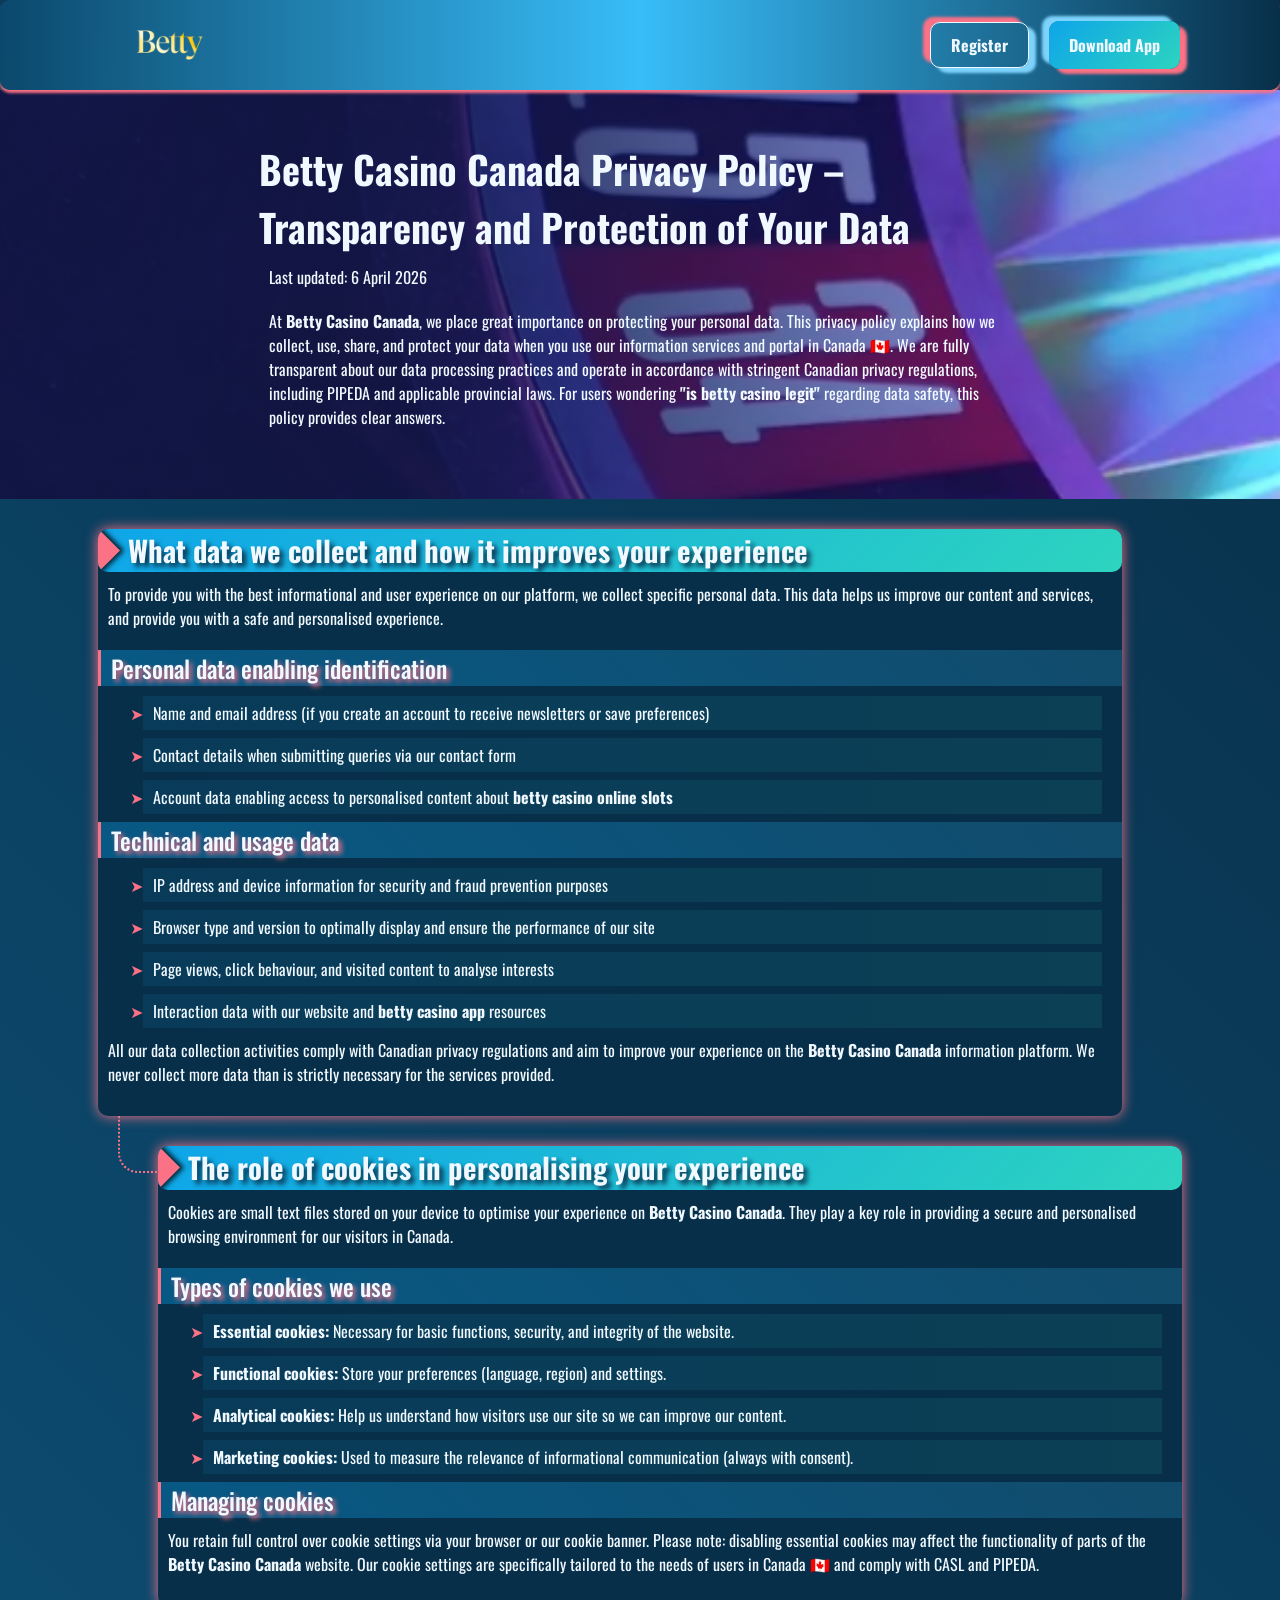
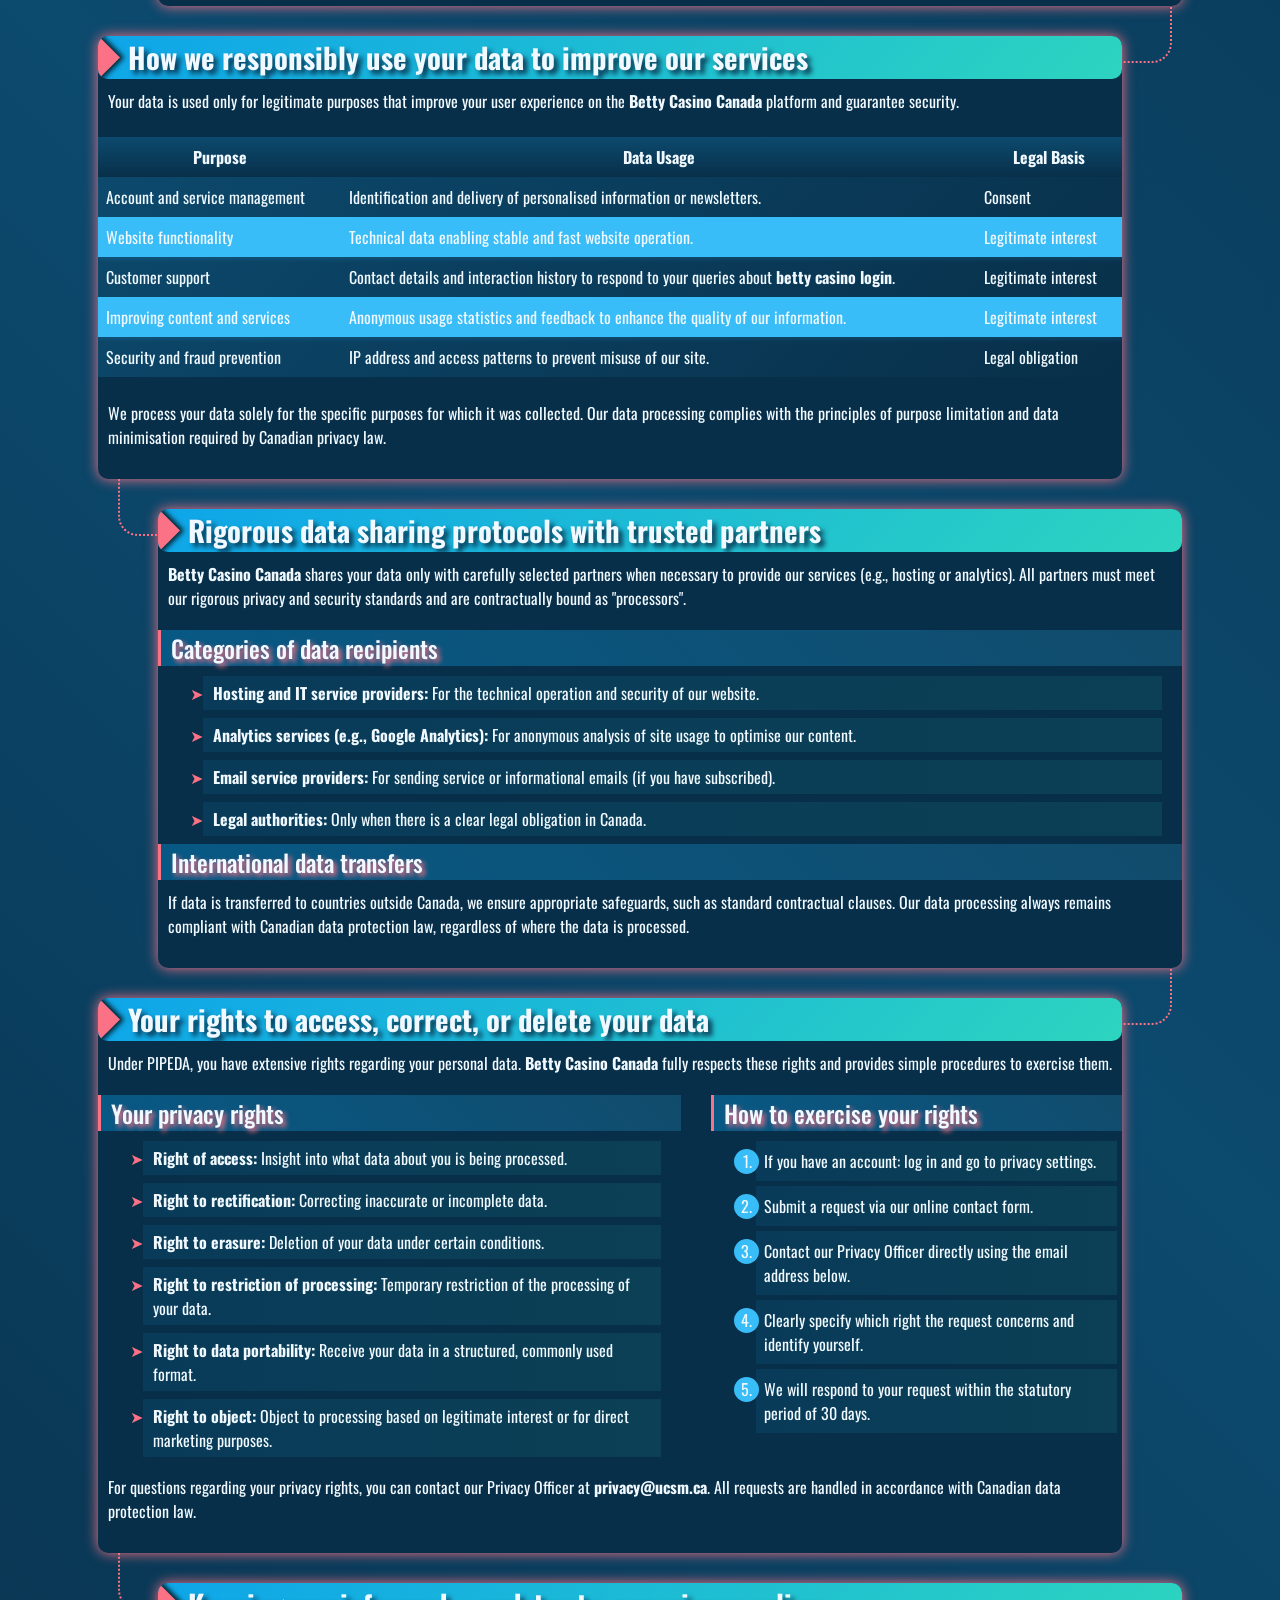
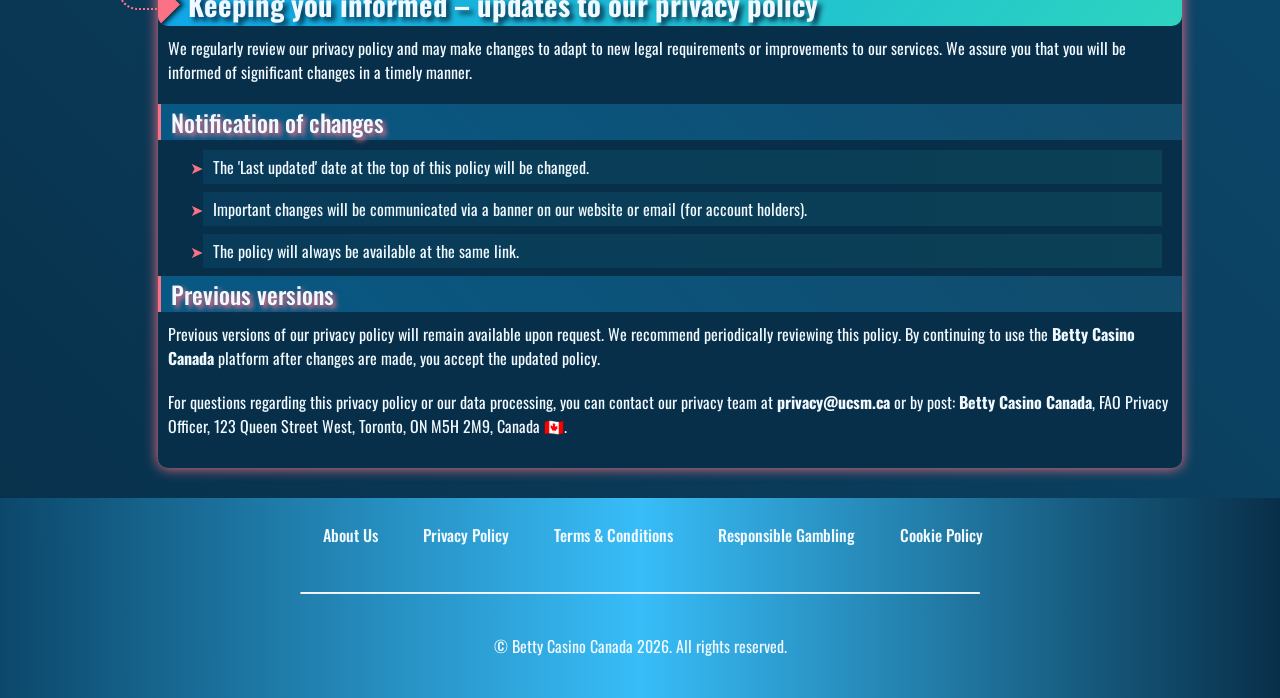
<file: privacy-policy/index.html>
<!DOCTYPE html>
<html lang="en">

<head>
    <meta charset="UTF-8">
    <meta name="viewport" content="width=device-width, initial-scale=1.0">
    <link rel="stylesheet" href="/style.css">
    <link rel="shortcut icon" href="/favicon.ico" type="image/x-icon">
    <title>Betty Casino Canada – Privacy Policy - Transparency and Protection of Your Data</title>
    <meta name="description"
        content="Betty Casino Canada guarantees full transparency in data processing. Learn how we safely collect, protect, and use your data for a safer and more personalised user experience.">
    <meta name="googlebot" content="index,follow,noarchive">

    <link rel="canonical" href="https://www.ucsm.ca/privacy-policy/">

    <meta property="og:type" content="website" />
    <meta property="og:title"
        content="Betty Casino Canada – Privacy Policy - Transparency and Protection of Your Data" />
    <meta property="og:description" content="Betty Casino Canada guarantees full transparency in data processing." />
    <meta property="og:url" content="https://www.ucsm.ca/privacy-policy/" />
    <meta property="og:site_name" content="Betty Casino Canada" />
    <meta property="og:locale" content="en_CA" />

    <script type="application/ld+json">
    {
        "@context": "https://schema.org",
        "@type": "WebPage",
        "name": "Betty Casino Canada Privacy Policy",
        "description": "Betty Casino Canada privacy policy - transparent data protection for users.",
        "url": "https://www.ucsm.ca/privacy-policy/",
        "inLanguage": "en-CA"
    }
    </script>
</head>

<body>

    <header>
        <div class="logo">
            <a href="/"><img src="/img/logo.webp" alt="Betty Casino Canada logo" width="140" height="70"></a>
        </div>

        <div class="header-btn">
            <a href="/play/" rel="nofollow" content="noindex" class="h-violet-btn">Register</a>
            <a href="/play/" rel="nofollow" content="noindex" class="h-accent-btn">Download App</a>
        </div>
    </header>

    <main>
        <div class="promo">
            <div class="promo-l">
                <h1>Betty Casino Canada Privacy Policy – Transparency and Protection of Your Data</h1>
                <p class="txt">
                    Last updated: 6 April 2026
                </p>
                <p class="txt">
                    At <strong>Betty Casino Canada</strong>, we place great importance on protecting your personal data.
                    This privacy policy explains how we collect, use, share, and protect your data when you use our
                    information services and portal in Canada 🇨🇦. We are fully transparent about our data processing
                    practices and operate in accordance with stringent Canadian privacy regulations, including PIPEDA
                    and applicable provincial laws. For users wondering <strong>"is betty casino legit"</strong>
                    regarding data safety, this policy provides clear answers.
                </p>
            </div>
        </div>

        <div class="wrapper">
            <div class="container">
                <div class="container__header">
                    <h2>What data we collect and how it improves your experience</h2>
                </div>
                <p class="txt">
                    To provide you with the best informational and user experience on our platform, we collect specific
                    personal data. This data helps us improve our content and services, and provide you with a safe and
                    personalised experience.
                </p>

                <h3>Personal data enabling identification</h3>
                <ul>
                    <li>Name and email address (if you create an account to receive newsletters or save preferences)
                    </li>
                    <li>Contact details when submitting queries via our contact form</li>
                    <li>Account data enabling access to personalised content about <strong>betty casino online
                            slots</strong></li>
                </ul>

                <h3>Technical and usage data</h3>
                <ul>
                    <li>IP address and device information for security and fraud prevention purposes</li>
                    <li>Browser type and version to optimally display and ensure the performance of our site</li>
                    <li>Page views, click behaviour, and visited content to analyse interests</li>
                    <li>Interaction data with our website and <strong>betty casino app</strong> resources</li>
                </ul>

                <p class="txt">
                    All our data collection activities comply with Canadian privacy regulations and aim to improve your
                    experience on the <strong>Betty Casino Canada</strong> information platform. We never collect more
                    data than is strictly necessary for the services provided.
                </p>
            </div>

            <div class="container">
                <div class="container__header">
                    <h2>The role of cookies in personalising your experience</h2>
                </div>
                <p class="txt">
                    Cookies are small text files stored on your device to optimise your experience on <strong>Betty
                        Casino Canada</strong>. They play a key role in providing a secure and personalised browsing
                    environment for our visitors in Canada.
                </p>

                <h3>Types of cookies we use</h3>
                <ul>
                    <li><strong>Essential cookies:</strong> Necessary for basic functions, security, and integrity of
                        the website.</li>
                    <li><strong>Functional cookies:</strong> Store your preferences (language, region) and settings.
                    </li>
                    <li><strong>Analytical cookies:</strong> Help us understand how visitors use our site so we can
                        improve our content.</li>
                    <li><strong>Marketing cookies:</strong> Used to measure the relevance of informational communication
                        (always with consent).</li>
                </ul>

                <h3>Managing cookies</h3>
                <p class="txt">
                    You retain full control over cookie settings via your browser or our cookie banner. Please note:
                    disabling essential cookies may affect the functionality of parts of the <strong>Betty Casino
                        Canada</strong> website. Our cookie settings are specifically tailored to the needs of users in
                    Canada 🇨🇦 and comply with CASL and PIPEDA.
                </p>
            </div>

            <div class="container">
                <div class="container__header">
                    <h2>How we responsibly use your data to improve our services</h2>
                </div>
                <p class="txt">
                    Your data is used only for legitimate purposes that improve your user experience on the
                    <strong>Betty Casino Canada</strong> platform and guarantee security.
                </p>

                <div class="table-wrapper">
                    <table>
                        <thead>
                            <tr>
                                <th>Purpose</th>
                                <th>Data Usage</th>
                                <th>Legal Basis</th>
                            </tr>
                        </thead>
                        <tbody>
                            <tr>
                                <td>Account and service management</td>
                                <td>Identification and delivery of personalised information or newsletters.</td>
                                <td>Consent</td>
                            </tr>
                            <tr>
                                <td>Website functionality</td>
                                <td>Technical data enabling stable and fast website operation.</td>
                                <td>Legitimate interest</td>
                            </tr>
                            <tr>
                                <td>Customer support</td>
                                <td>Contact details and interaction history to respond to your queries about
                                    <strong>betty casino login</strong>.
                                </td>
                                <td>Legitimate interest</td>
                            </tr>
                            <tr>
                                <td>Improving content and services</td>
                                <td>Anonymous usage statistics and feedback to enhance the quality of our information.
                                </td>
                                <td>Legitimate interest</td>
                            </tr>
                            <tr>
                                <td>Security and fraud prevention</td>
                                <td>IP address and access patterns to prevent misuse of our site.</td>
                                <td>Legal obligation</td>
                            </tr>
                        </tbody>
                    </table>
                </div>

                <p class="txt">
                    We process your data solely for the specific purposes for which it was collected. Our data
                    processing complies with the principles of purpose limitation and data minimisation required by
                    Canadian privacy law.
                </p>
            </div>

            <div class="container">
                <div class="container__header">
                    <h2>Rigorous data sharing protocols with trusted partners</h2>
                </div>
                <p class="txt">
                    <strong>Betty Casino Canada</strong> shares your data only with carefully selected partners when
                    necessary to provide our services (e.g., hosting or analytics). All partners must meet our rigorous
                    privacy and security standards and are contractually bound as "processors".
                </p>

                <h3>Categories of data recipients</h3>
                <ul>
                    <li><strong>Hosting and IT service providers:</strong> For the technical operation and security of
                        our website.</li>
                    <li><strong>Analytics services (e.g., Google Analytics):</strong> For anonymous analysis of site
                        usage to optimise our content.</li>
                    <li><strong>Email service providers:</strong> For sending service or informational emails (if you
                        have subscribed).</li>
                    <li><strong>Legal authorities:</strong> Only when there is a clear legal obligation in Canada.</li>
                </ul>

                <h3>International data transfers</h3>
                <p class="txt">
                    If data is transferred to countries outside Canada, we ensure appropriate safeguards, such as
                    standard contractual clauses. Our data processing always remains compliant with Canadian data
                    protection law, regardless of where the data is processed.
                </p>
            </div>

            <div class="container">
                <div class="container__header">
                    <h2>Your rights to access, correct, or delete your data</h2>
                </div>
                <p class="txt">
                    Under PIPEDA, you have extensive rights regarding your personal data. <strong>Betty Casino
                        Canada</strong> fully respects these rights and provides simple procedures to exercise them.
                </p>

                <div class="comparison-list">
                    <div>
                        <h3>Your privacy rights</h3>
                        <ul>
                            <li><strong>Right of access:</strong> Insight into what data about you is being processed.
                            </li>
                            <li><strong>Right to rectification:</strong> Correcting inaccurate or incomplete data.</li>
                            <li><strong>Right to erasure:</strong> Deletion of your data under certain conditions.</li>
                            <li><strong>Right to restriction of processing:</strong> Temporary restriction of the
                                processing of your data.</li>
                            <li><strong>Right to data portability:</strong> Receive your data in a structured, commonly
                                used format.</li>
                            <li><strong>Right to object:</strong> Object to processing based on legitimate interest or
                                for direct marketing purposes.</li>
                        </ul>
                    </div>

                    <div>
                        <h3>How to exercise your rights</h3>
                        <ol>
                            <li>If you have an account: log in and go to privacy settings.</li>
                            <li>Submit a request via our online contact form.</li>
                            <li>Contact our Privacy Officer directly using the email address below.</li>
                            <li>Clearly specify which right the request concerns and identify yourself.</li>
                            <li>We will respond to your request within the statutory period of 30 days.</li>
                        </ol>
                    </div>
                </div>

                <p class="txt">
                    For questions regarding your privacy rights, you can contact our Privacy Officer at
                    <strong>privacy@ucsm.ca</strong>. All requests are handled in accordance with Canadian data
                    protection law.
                </p>
            </div>

            <div class="container">
                <div class="container__header">
                    <h2>Keeping you informed – updates to our privacy policy</h2>
                </div>
                <p class="txt">
                    We regularly review our privacy policy and may make changes to adapt to new legal requirements or
                    improvements to our services. We assure you that you will be informed of significant changes in a
                    timely manner.
                </p>

                <h3>Notification of changes</h3>
                <ul>
                    <li>The 'Last updated' date at the top of this policy will be changed.</li>
                    <li>Important changes will be communicated via a banner on our website or email (for account
                        holders).</li>
                    <li>The policy will always be available at the same link.</li>
                </ul>

                <h3>Previous versions</h3>
                <p class="txt">
                    Previous versions of our privacy policy will remain available upon request. We recommend
                    periodically reviewing this policy. By continuing to use the <strong>Betty Casino Canada</strong>
                    platform after changes are made, you accept the updated policy.
                </p>

                <p class="txt">
                    For questions regarding this privacy policy or our data processing, you can contact our privacy team
                    at <strong>privacy@ucsm.ca</strong> or by post: <strong>Betty Casino Canada</strong>, FAO Privacy
                    Officer, 123 Queen Street West, Toronto, ON M5H 2M9, Canada 🇨🇦.
                </p>
            </div>
        </div>
    </main>

    <footer>
        <ul class="f-nav">
            <li><a href="/about-us/">About Us</a></li>
            <li><a href="/privacy-policy/">Privacy Policy</a></li>
            <li><a href="/terms-and-conditions/">Terms & Conditions</a></li>
            <li><a href="/responsible-gambling/">Responsible Gambling</a></li>
            <li><a href="/cookie-policy/">Cookie Policy</a></li>
        </ul>

        <hr>

        <p class="txt">
            © Betty Casino Canada 2026. All rights reserved.
        </p>
    </footer>
</body>

</html>
</file>
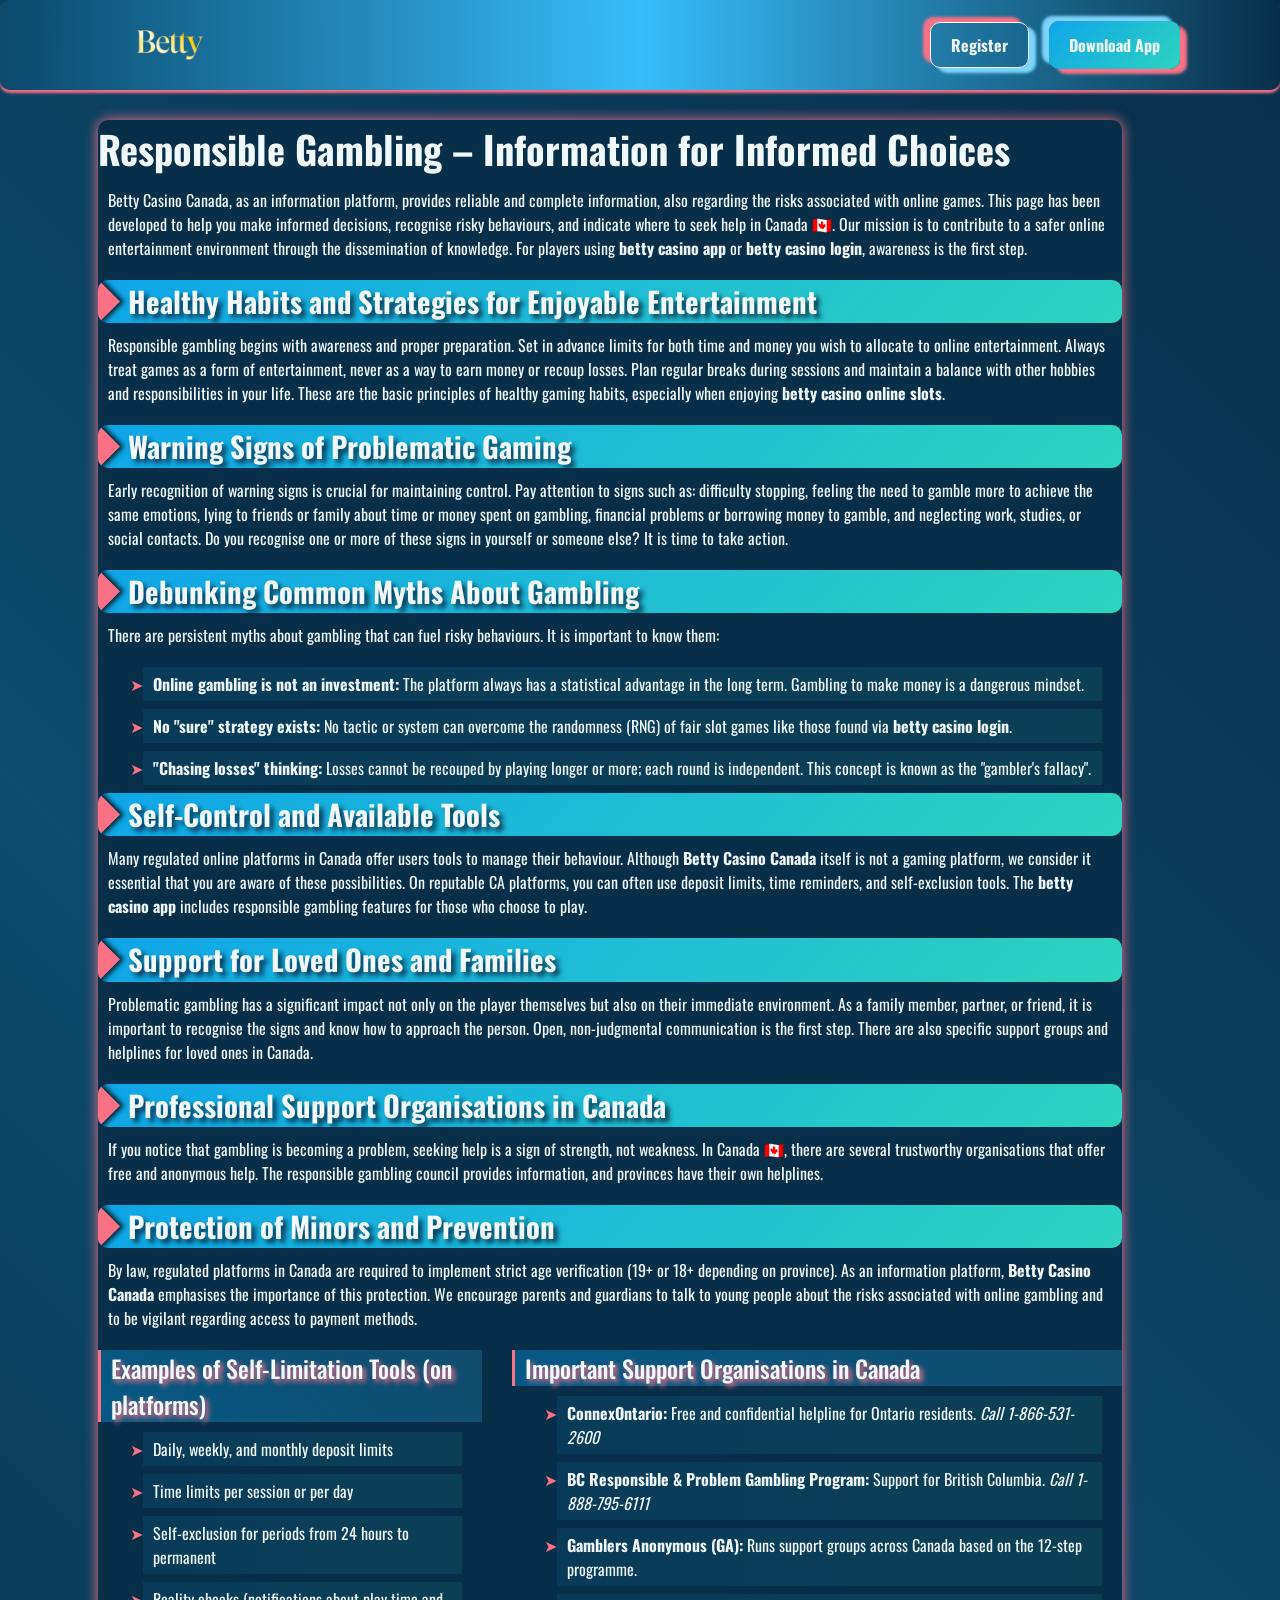
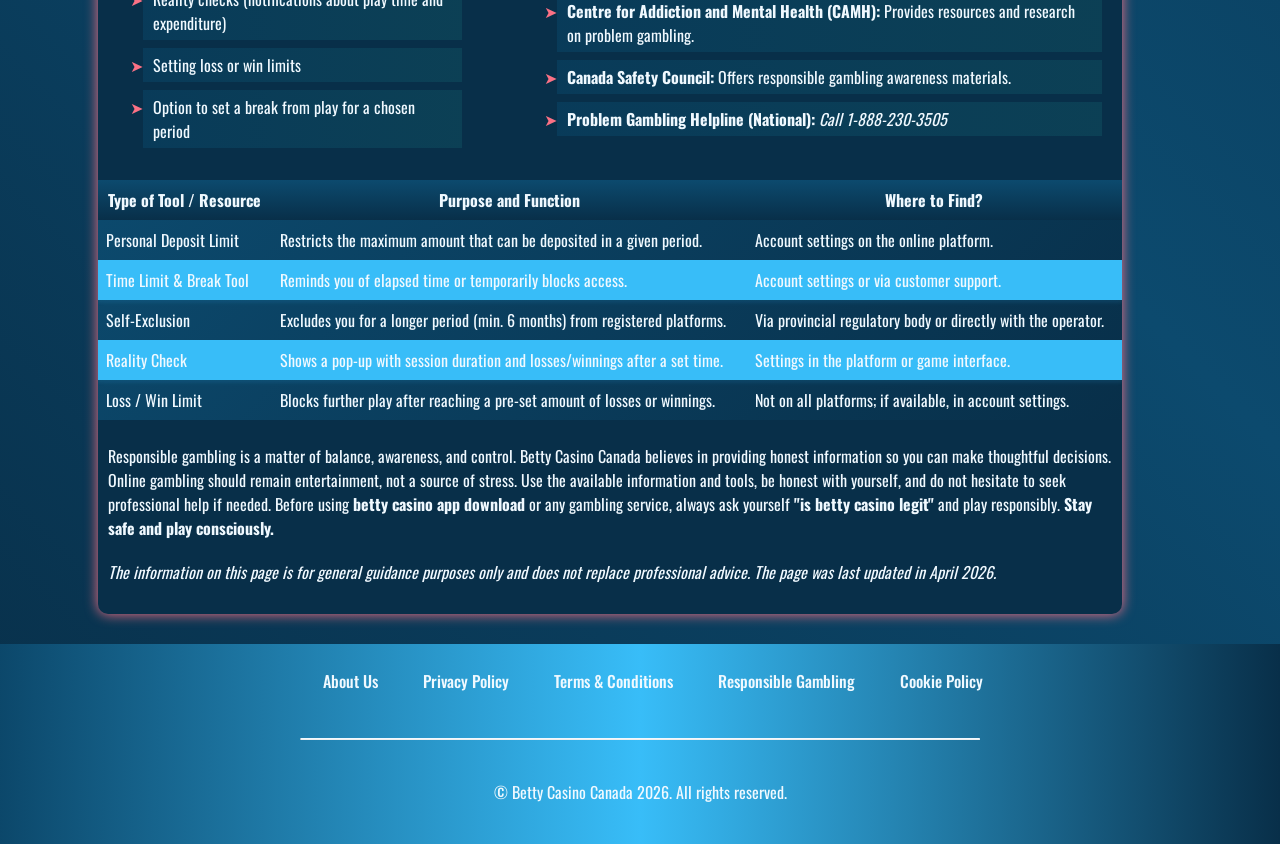
<file: responsible-gambling/index.html>
<!DOCTYPE html>
<html lang="en">

<head>
    <meta charset="UTF-8">
    <meta name="viewport" content="width=device-width, initial-scale=1.0">
    <link rel="stylesheet" href="/style.css">
    <link rel="shortcut icon" href="/favicon.ico" type="image/x-icon">
    <title>Responsible Gambling – Information and Support via Betty Casino Canada</title>
    <meta name="description"
        content="Betty Casino Canada provides information on responsible gambling. Learn to recognise risky behaviours, find self-control tools, and discover professional support organisations for safe and conscious enjoyment of online entertainment.">
    <meta name="googlebot" content="index,follow,noarchive">

    <link rel="canonical" href="https://www.ucsm.ca/responsible-gambling/">

    <meta property="og:type" content="website" />
    <meta property="og:title" content="Responsible Gambling – Information and Support via Betty Casino Canada" />
    <meta property="og:description"
        content="Betty Casino Canada provides information on responsible gambling. Learn to recognise risky behaviours and find effective self-control tools." />
    <meta property="og:url" content="https://www.ucsm.ca/responsible-gambling/" />
    <meta property="og:site_name" content="Betty Casino Canada" />
    <meta property="og:locale" content="en_CA" />

    <meta name="twitter:card" content="summary" />
    <meta name="twitter:title" content="Responsible Gambling – Information from Betty Casino Canada" />
    <meta name="twitter:description"
        content="Strategies and tools for healthy and conscious enjoyment of online entertainment, developed by Betty Casino Canada." />
</head>

<body>

    <header>
        <div class="logo">
            <a href="/"><img src="/img/logo.webp" alt="Betty Casino Canada logo" width="140" height="70"></a>
        </div>

        <div class="header-btn">
            <a href="/play/" rel="nofollow" content="noindex" class="h-violet-btn">Register</a>
            <a href="/play/" rel="nofollow" content="noindex" class="h-accent-btn">Download App</a>
        </div>
    </header>

    <main>
        <div class="wrapper">
            <div class="container">
                <h1>Responsible Gambling – Information for Informed Choices</h1>
                <p class="txt">
                    Betty Casino Canada, as an information platform, provides reliable and complete information, also
                    regarding the risks associated with online games. This page has been developed to help you make
                    informed decisions, recognise risky behaviours, and indicate where to seek help in Canada 🇨🇦. Our
                    mission is to contribute to a safer online entertainment environment through the dissemination of
                    knowledge. For players using <strong>betty casino app</strong> or <strong>betty casino
                        login</strong>, awareness is the first step.
                </p>

                <div class="container__header">
                    <h2>Healthy Habits and Strategies for Enjoyable Entertainment</h2>
                </div>
                <p class="txt">
                    Responsible gambling begins with awareness and proper preparation. Set in advance limits for both
                    time and money you wish to allocate to online entertainment. Always treat games as a form of
                    entertainment, never as a way to earn money or recoup losses. Plan regular breaks during sessions
                    and maintain a balance with other hobbies and responsibilities in your life. These are the basic
                    principles of healthy gaming habits, especially when enjoying <strong>betty casino online
                        slots</strong>.
                </p>

                <div class="container__header">
                    <h2>Warning Signs of Problematic Gaming</h2>
                </div>
                <p class="txt">
                    Early recognition of warning signs is crucial for maintaining control. Pay attention to signs such
                    as: difficulty stopping, feeling the need to gamble more to achieve the same emotions, lying to
                    friends or family about time or money spent on gambling, financial problems or borrowing money to
                    gamble, and neglecting work, studies, or social contacts. Do you recognise one or more of these
                    signs in yourself or someone else? It is time to take action.
                </p>

                <div class="container__header">
                    <h2>Debunking Common Myths About Gambling</h2>
                </div>
                <p class="txt">
                    There are persistent myths about gambling that can fuel risky behaviours. It is important to know
                    them:
                <ul>
                    <li><strong>Online gambling is not an investment:</strong> The platform always has a statistical
                        advantage in the long term. Gambling to make money is a dangerous mindset.</li>
                    <li><strong>No "sure" strategy exists:</strong> No tactic or system can overcome the randomness
                        (RNG) of fair slot games like those found via <strong>betty casino login</strong>.</li>
                    <li><strong>"Chasing losses" thinking:</strong> Losses cannot be recouped by playing longer or more;
                        each round is independent. This concept is known as the "gambler's fallacy".</li>
                </ul>
                </p>

                <div class="container__header">
                    <h2>Self-Control and Available Tools</h2>
                </div>
                <p class="txt">
                    Many regulated online platforms in Canada offer users tools to manage their behaviour. Although
                    <strong>Betty Casino Canada</strong> itself is not a gaming platform, we consider it essential that
                    you are aware of these possibilities. On reputable CA platforms, you can often use deposit limits,
                    time reminders, and self-exclusion tools. The <strong>betty casino app</strong> includes responsible
                    gambling features for those who choose to play.
                </p>

                <div class="container__header">
                    <h2>Support for Loved Ones and Families</h2>
                </div>
                <p class="txt">
                    Problematic gambling has a significant impact not only on the player themselves but also on their
                    immediate environment. As a family member, partner, or friend, it is important to recognise the
                    signs and know how to approach the person. Open, non-judgmental communication is the first step.
                    There are also specific support groups and helplines for loved ones in Canada.
                </p>

                <div class="container__header">
                    <h2>Professional Support Organisations in Canada</h2>
                </div>
                <p class="txt">
                    If you notice that gambling is becoming a problem, seeking help is a sign of strength, not weakness.
                    In Canada 🇨🇦, there are several trustworthy organisations that offer free and anonymous help. The
                    responsible gambling council provides information, and provinces have their own helplines.
                </p>

                <div class="container__header">
                    <h2>Protection of Minors and Prevention</h2>
                </div>
                <p class="txt">
                    By law, regulated platforms in Canada are required to implement strict age verification (19+ or 18+
                    depending on province). As an information platform, <strong>Betty Casino Canada</strong> emphasises
                    the importance of this protection. We encourage parents and guardians to talk to young people about
                    the risks associated with online gambling and to be vigilant regarding access to payment methods.
                </p>

                <div class="comparison-list">
                    <div>
                        <h3>Examples of Self-Limitation Tools (on platforms)</h3>
                        <ul>
                            <li>Daily, weekly, and monthly deposit limits</li>
                            <li>Time limits per session or per day</li>
                            <li>Self-exclusion for periods from 24 hours to permanent</li>
                            <li>Reality checks (notifications about play time and expenditure)</li>
                            <li>Setting loss or win limits</li>
                            <li>Option to set a break from play for a chosen period</li>
                        </ul>
                    </div>

                    <div>
                        <h3>Important Support Organisations in Canada</h3>
                        <ul>
                            <li><strong>ConnexOntario:</strong> Free and confidential helpline for Ontario residents.
                                <em>Call 1-866-531-2600</em>
                            </li>
                            <li><strong>BC Responsible & Problem Gambling Program:</strong> Support for British
                                Columbia. <em>Call 1-888-795-6111</em></li>
                            <li><strong>Gamblers Anonymous (GA):</strong> Runs support groups across Canada based on the
                                12-step programme.</li>
                            <li><strong>Centre for Addiction and Mental Health (CAMH):</strong> Provides resources and
                                research on problem gambling.</li>
                            <li><strong>Canada Safety Council:</strong> Offers responsible gambling awareness materials.
                            </li>
                            <li><strong>Problem Gambling Helpline (National):</strong> <em>Call 1-888-230-3505</em></li>
                        </ul>
                    </div>
                </div>

                <div class="table-wrapper">
                    <table>
                        <thead>
                            <tr>
                                <th>Type of Tool / Resource</th>
                                <th>Purpose and Function</th>
                                <th>Where to Find?</th>
                            </tr>
                        </thead>
                        <tbody>
                            <tr>
                                <td>Personal Deposit Limit</td>
                                <td>Restricts the maximum amount that can be deposited in a given period.</td>
                                <td>Account settings on the online platform.</td>
                            </tr>
                            <tr>
                                <td>Time Limit & Break Tool</td>
                                <td>Reminds you of elapsed time or temporarily blocks access.</td>
                                <td>Account settings or via customer support.</td>
                            </tr>
                            <tr>
                                <td>Self-Exclusion</td>
                                <td>Excludes you for a longer period (min. 6 months) from registered platforms.</td>
                                <td>Via provincial regulatory body or directly with the operator.</td>
                            </tr>
                            <tr>
                                <td>Reality Check</td>
                                <td>Shows a pop-up with session duration and losses/winnings after a set time.</td>
                                <td>Settings in the platform or game interface.</td>
                            </tr>
                            <tr>
                                <td>Loss / Win Limit</td>
                                <td>Blocks further play after reaching a pre-set amount of losses or winnings.</td>
                                <td>Not on all platforms; if available, in account settings.</td>
                            </tr>
                        </tbody>
                    </table>
                </div>

                <p class="txt">
                    Responsible gambling is a matter of balance, awareness, and control. Betty Casino Canada believes in
                    providing honest information so you can make thoughtful decisions. Online gambling should remain
                    entertainment, not a source of stress. Use the available information and tools, be honest with
                    yourself, and do not hesitate to seek professional help if needed. Before using <strong>betty casino
                        app download</strong> or any gambling service, always ask yourself <strong>"is betty casino
                        legit"</strong> and play responsibly.
                    <strong>Stay safe and play consciously.</strong>
                </p>
                <p class="txt"><em>The information on this page is for general guidance purposes only and does not
                        replace professional advice. The page was last updated in April 2026.</em></p>
            </div>
        </div>
    </main>

    <footer>
        <ul class="f-nav">
            <li><a href="/about-us/">About Us</a></li>
            <li><a href="/privacy-policy/">Privacy Policy</a></li>
            <li><a href="/terms-and-conditions/">Terms & Conditions</a></li>
            <li><a href="/responsible-gambling/">Responsible Gambling</a></li>
            <li><a href="/cookie-policy/">Cookie Policy</a></li>
        </ul>

        <hr>

        <p class="txt">
            © Betty Casino Canada 2026. All rights reserved.
        </p>
    </footer>
</body>

</html>
</file>
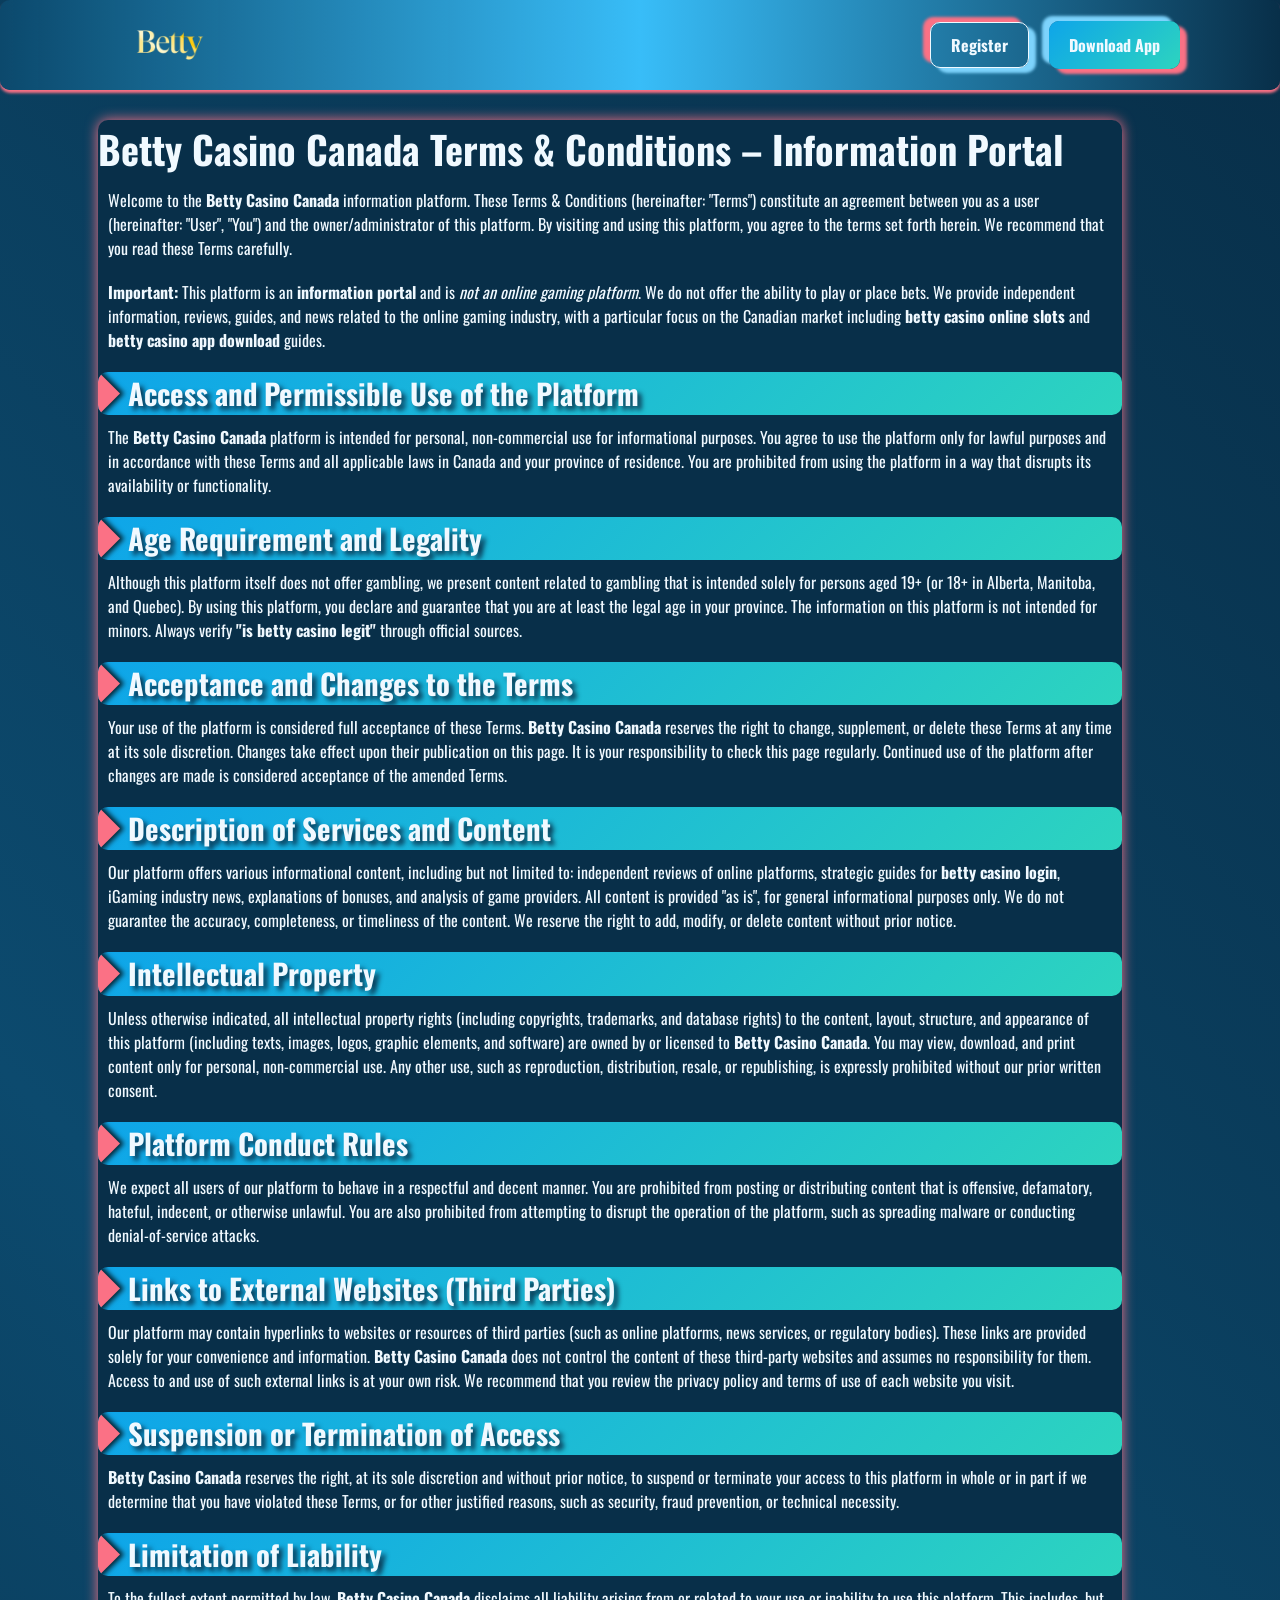
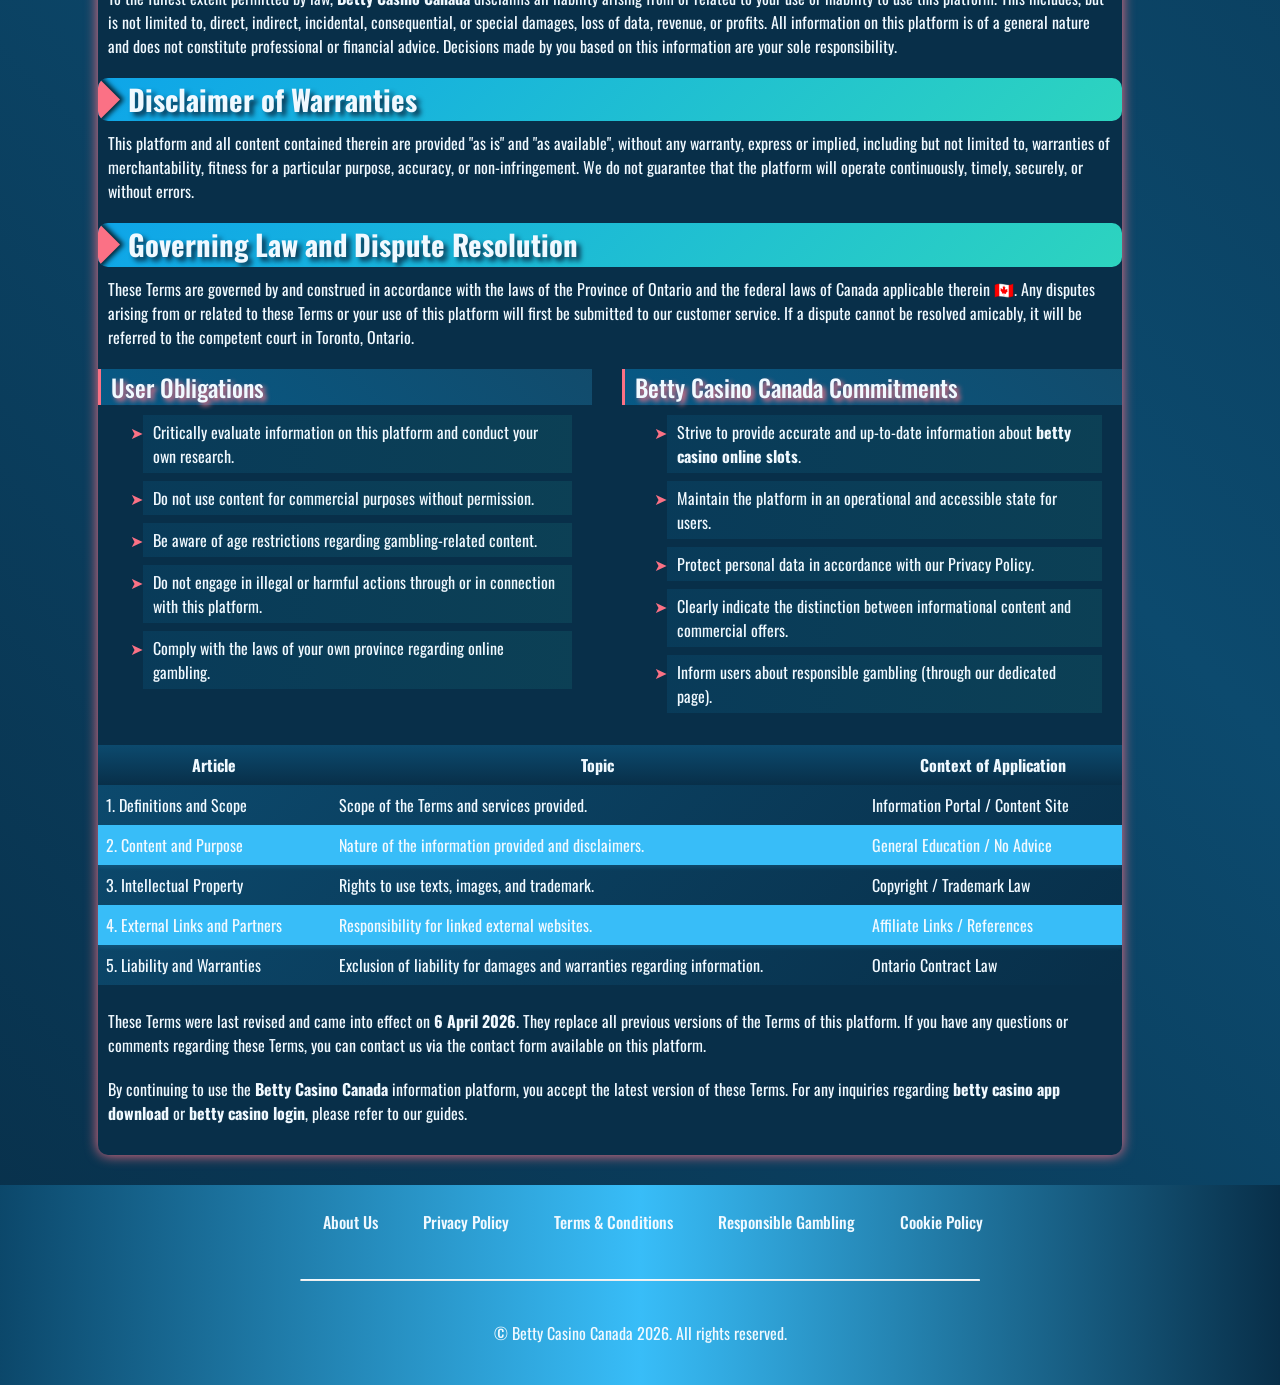
<file: terms-and-conditions/index.html>
<!DOCTYPE html>
<html lang="en">

<head>
    <meta charset="UTF-8">
    <meta name="viewport" content="width=device-width, initial-scale=1.0">
    <link rel="stylesheet" href="/style.css">
    <link rel="shortcut icon" href="/favicon.ico" type="image/x-icon">
    <title>Terms & Conditions – Betty Casino Canada Information Platform</title>
    <meta name="description"
        content="By using the Betty Casino Canada platform, you accept these Terms & Conditions, which define our services, describe your rights, and promote responsible use of our information.">
    <meta name="googlebot" content="index,follow,noarchive">

    <link rel="canonical" href="https://www.ucsm.ca/terms-and-conditions/">

    <meta property="og:type" content="website" />
    <meta property="og:title" content="Terms & Conditions – Betty Casino Canada Information Platform" />
    <meta property="og:description"
        content="Review the Terms & Conditions of the Betty Casino Canada information platform for a clear understanding of the scope of services provided." />
    <meta property="og:url" content="https://www.ucsm.ca/terms-and-conditions/" />
    <meta property="og:site_name" content="Betty Casino Canada" />
    <meta property="og:locale" content="en_CA" />

    <meta name="twitter:card" content="summary" />
    <meta name="twitter:title" content="Terms & Conditions - Betty Casino Canada" />
    <meta name="twitter:description" content="Official terms of use for the Betty Casino Canada information portal." />
</head>

<body>

    <header>
        <div class="logo">
            <a href="/"><img src="/img/logo.webp" alt="Betty Casino Canada logo" width="140" height="70"></a>
        </div>

        <div class="header-btn">
            <a href="/play/" rel="nofollow" content="noindex" class="h-violet-btn">Register</a>
            <a href="/play/" rel="nofollow" content="noindex" class="h-accent-btn">Download App</a>
        </div>
    </header>

    <main>
        <div class="wrapper">
            <div class="container">
                <h1>Betty Casino Canada Terms & Conditions – Information Portal</h1>
                <p class="txt">
                    Welcome to the <strong>Betty Casino Canada</strong> information platform. These Terms & Conditions
                    (hereinafter: "Terms") constitute an agreement between you as a user (hereinafter: "User", "You")
                    and the owner/administrator of this platform. By visiting and using this platform, you agree to the
                    terms set forth herein. We recommend that you read these Terms carefully.
                </p>
                <p class="txt">
                    <strong>Important:</strong> This platform is an <strong>information portal</strong> and is <em>not
                        an online gaming platform</em>. We do not offer the ability to play or place bets. We provide
                    independent information, reviews, guides, and news related to the online gaming industry, with a
                    particular focus on the Canadian market including <strong>betty casino online slots</strong> and
                    <strong>betty casino app download</strong> guides.
                </p>

                <div class="container__header">
                    <h2>Access and Permissible Use of the Platform</h2>
                </div>
                <p class="txt">
                    The <strong>Betty Casino Canada</strong> platform is intended for personal, non-commercial use for
                    informational purposes. You agree to use the platform only for lawful purposes and in accordance
                    with these Terms and all applicable laws in Canada and your province of residence. You are
                    prohibited from using the platform in a way that disrupts its availability or functionality.
                </p>

                <div class="container__header">
                    <h2>Age Requirement and Legality</h2>
                </div>
                <p class="txt">
                    Although this platform itself does not offer gambling, we present content related to gambling that
                    is intended solely for persons aged 19+ (or 18+ in Alberta, Manitoba, and Quebec). By using this
                    platform, you declare and guarantee that you are at least the legal age in your province. The
                    information on this platform is not intended for minors. Always verify <strong>"is betty casino
                        legit"</strong> through official sources.
                </p>

                <div class="container__header">
                    <h2>Acceptance and Changes to the Terms</h2>
                </div>
                <p class="txt">
                    Your use of the platform is considered full acceptance of these Terms. <strong>Betty Casino
                        Canada</strong> reserves the right to change, supplement, or delete these Terms at any time at
                    its sole discretion. Changes take effect upon their publication on this page. It is your
                    responsibility to check this page regularly. Continued use of the platform after changes are made is
                    considered acceptance of the amended Terms.
                </p>

                <div class="container__header">
                    <h2>Description of Services and Content</h2>
                </div>
                <p class="txt">
                    Our platform offers various informational content, including but not limited to: independent reviews
                    of online platforms, strategic guides for <strong>betty casino login</strong>, iGaming industry
                    news, explanations of bonuses, and analysis of game providers. All content is provided "as is", for
                    general informational purposes only. We do not guarantee the accuracy, completeness, or timeliness
                    of the content. We reserve the right to add, modify, or delete content without prior notice.
                </p>

                <div class="container__header">
                    <h2>Intellectual Property</h2>
                </div>
                <p class="txt">
                    Unless otherwise indicated, all intellectual property rights (including copyrights, trademarks, and
                    database rights) to the content, layout, structure, and appearance of this platform (including
                    texts, images, logos, graphic elements, and software) are owned by or licensed to <strong>Betty
                        Casino Canada</strong>. You may view, download, and print content only for personal,
                    non-commercial use. Any other use, such as reproduction, distribution, resale, or republishing, is
                    expressly prohibited without our prior written consent.
                </p>

                <div class="container__header">
                    <h2>Platform Conduct Rules</h2>
                </div>
                <p class="txt">
                    We expect all users of our platform to behave in a respectful and decent manner. You are prohibited
                    from posting or distributing content that is offensive, defamatory, hateful, indecent, or otherwise
                    unlawful. You are also prohibited from attempting to disrupt the operation of the platform, such as
                    spreading malware or conducting denial-of-service attacks.
                </p>

                <div class="container__header">
                    <h2>Links to External Websites (Third Parties)</h2>
                </div>
                <p class="txt">
                    Our platform may contain hyperlinks to websites or resources of third parties (such as online
                    platforms, news services, or regulatory bodies). These links are provided solely for your
                    convenience and information. <strong>Betty Casino Canada</strong> does not control the content of
                    these third-party websites and assumes no responsibility for them. Access to and use of such
                    external links is at your own risk. We recommend that you review the privacy policy and terms of use
                    of each website you visit.
                </p>

                <div class="container__header">
                    <h2>Suspension or Termination of Access</h2>
                </div>
                <p class="txt">
                    <strong>Betty Casino Canada</strong> reserves the right, at its sole discretion and without prior
                    notice, to suspend or terminate your access to this platform in whole or in part if we determine
                    that you have violated these Terms, or for other justified reasons, such as security, fraud
                    prevention, or technical necessity.
                </p>

                <div class="container__header">
                    <h2>Limitation of Liability</h2>
                </div>
                <p class="txt">
                    To the fullest extent permitted by law, <strong>Betty Casino Canada</strong> disclaims all liability
                    arising from or related to your use or inability to use this platform. This includes, but is not
                    limited to, direct, indirect, incidental, consequential, or special damages, loss of data, revenue,
                    or profits. All information on this platform is of a general nature and does not constitute
                    professional or financial advice. Decisions made by you based on this information are your sole
                    responsibility.
                </p>

                <div class="container__header">
                    <h2>Disclaimer of Warranties</h2>
                </div>
                <p class="txt">
                    This platform and all content contained therein are provided "as is" and "as available", without any
                    warranty, express or implied, including but not limited to, warranties of merchantability, fitness
                    for a particular purpose, accuracy, or non-infringement. We do not guarantee that the platform will
                    operate continuously, timely, securely, or without errors.
                </p>

                <div class="container__header">
                    <h2>Governing Law and Dispute Resolution</h2>
                </div>
                <p class="txt">
                    These Terms are governed by and construed in accordance with the laws of the Province of Ontario and
                    the federal laws of Canada applicable therein 🇨🇦. Any disputes arising from or related to these
                    Terms or your use of this platform will first be submitted to our customer service. If a dispute
                    cannot be resolved amicably, it will be referred to the competent court in Toronto, Ontario.
                </p>

                <div class="comparison-list">
                    <div>
                        <h3>User Obligations</h3>
                        <ul>
                            <li>Critically evaluate information on this platform and conduct your own research.</li>
                            <li>Do not use content for commercial purposes without permission.</li>
                            <li>Be aware of age restrictions regarding gambling-related content.</li>
                            <li>Do not engage in illegal or harmful actions through or in connection with this platform.
                            </li>
                            <li>Comply with the laws of your own province regarding online gambling.</li>
                        </ul>
                    </div>

                    <div>
                        <h3>Betty Casino Canada Commitments</h3>
                        <ul>
                            <li>Strive to provide accurate and up-to-date information about <strong>betty casino online
                                    slots</strong>.</li>
                            <li>Maintain the platform in an operational and accessible state for users.</li>
                            <li>Protect personal data in accordance with our Privacy Policy.</li>
                            <li>Clearly indicate the distinction between informational content and commercial offers.
                            </li>
                            <li>Inform users about responsible gambling (through our dedicated page).</li>
                        </ul>
                    </div>
                </div>

                <div class="table-wrapper">
                    <table>
                        <thead>
                            <tr>
                                <th>Article</th>
                                <th>Topic</th>
                                <th>Context of Application</th>
                            </tr>
                        </thead>
                        <tbody>
                            <tr>
                                <td>1. Definitions and Scope</td>
                                <td>Scope of the Terms and services provided.</td>
                                <td>Information Portal / Content Site</td>
                            </tr>
                            <tr>
                                <td>2. Content and Purpose</td>
                                <td>Nature of the information provided and disclaimers.</td>
                                <td>General Education / No Advice</td>
                            </tr>
                            <tr>
                                <td>3. Intellectual Property</td>
                                <td>Rights to use texts, images, and trademark.</td>
                                <td>Copyright / Trademark Law</td>
                            </tr>
                            <tr>
                                <td>4. External Links and Partners</td>
                                <td>Responsibility for linked external websites.</td>
                                <td>Affiliate Links / References</td>
                            </tr>
                            <tr>
                                <td>5. Liability and Warranties</td>
                                <td>Exclusion of liability for damages and warranties regarding information.</td>
                                <td>Ontario Contract Law</td>
                            </tr>
                        </tbody>
                    </table>
                </div>

                <p class="txt">
                    These Terms were last revised and came into effect on <strong>6 April 2026</strong>. They replace
                    all previous versions of the Terms of this platform. If you have any questions or comments regarding
                    these Terms, you can contact us via the contact form available on this platform.
                </p>
                <p class="txt">
                    By continuing to use the <strong>Betty Casino Canada</strong> information platform, you accept the
                    latest version of these Terms. For any inquiries regarding <strong>betty casino app
                        download</strong> or <strong>betty casino login</strong>, please refer to our guides.
                </p>
            </div>
        </div>
    </main>

    <footer>
        <ul class="f-nav">
            <li><a href="/about-us/">About Us</a></li>
            <li><a href="/privacy-policy/">Privacy Policy</a></li>
            <li><a href="/terms-and-conditions/">Terms & Conditions</a></li>
            <li><a href="/responsible-gambling/">Responsible Gambling</a></li>
            <li><a href="/cookie-policy/">Cookie Policy</a></li>
        </ul>

        <hr>

        <p class="txt">
            © Betty Casino Canada 2026. All rights reserved.
        </p>
    </footer>
</body>

</html>
</file>
<file: style.css>
@font-face {
	font-family: Oswald;
	src: url('./font/Oswald-Regular.ttf') format('truetype');
	font-weight: 400;
	font-style: normal;
}
@font-face {
	font-family: Oswald;
	src: url('./font/Oswald-Medium.ttf') format('truetype');
	font-weight: 500;
	font-style: normal;
}
@font-face {
	font-family: Oswald;
	src: url('./font/Oswald-Bold.ttf') format('truetype');
	font-weight: 700;
	font-style: normal;
}

@font-face {
	font-family: Inter;
	src: url('./font/Inter_18pt-Regular.ttf') format('truetype');
	font-weight: 400;
	font-style: normal;
}
@font-face {
	font-family: Inter;
	src: url('./font/Inter_18pt-Medium.ttf') format('truetype');
	font-weight: 500;
	font-style: normal;
}
@font-face {
	font-family: Inter;
	src: url('./font/Inter_18pt-Bold.ttf') format('truetype');
	font-weight: 700;
	font-style: normal;
}

:root {
	interpolate-size: allow-keywords;

	--background: linear-gradient(45deg, #082f49 0%, #0c4a6e 45%, #082f49 100%);
	--header: linear-gradient(90deg, rgba(12, 74, 110, 0.9), #38bdf8, #082f49);
	--btn-accent: linear-gradient(135deg, #0ea5e9, #2dd4bf);
	--btn-inherit: #f0f9ff;
	--accent: linear-gradient(135deg, #0284c7, #0d9488);
	--sub-title: linear-gradient(-135deg, rgba(56, 189, 248, 0.2), #075985);
	--gift: #f0fdfa;
	--gift-bg: rgba(56, 189, 248, 0.1);
	--gift-btn: linear-gradient(135deg, #0c4a6e, #082f49);
	--border-radius: 10px;
	--container: #082f49;
	--table: linear-gradient(180deg, #0c4a6e, #082f49);
	--minus: #fb7185;
	--shadow: rgba(56, 189, 248, 0.35);
	--second-shadow: #38bdf8;
	--text-shadow: #7dd3fc;
	--list-bg: linear-gradient(90deg, rgba(14, 165, 233, 0.1), rgba(45, 212, 191, 0.1));
}

* {
	margin: 0;
	padding: 0;
	box-sizing: border-box;
	scroll-behavior: smooth;
	text-overflow: clip;
}

ul {
	list-style: '➤';
	margin-left: 25px;
}

ul li,
ol li {
	position: relative;
	z-index: 1;
	background: var(--list-bg);
}

ul li {
	padding: 5px 10px;
	margin: 8px 20px;
}

ul li::marker {
	color: var(--minus);
}

ol li {
	padding: 8px;
	margin: 5px 5px 5px 45px;
}

ol li::before {
	content: '';
	position: absolute;
	top: 8px;
	left: -22px;
	width: 25px;
	height: 25px;
	border-radius: 50%;
	background-color: var(--second-shadow);
	z-index: -1;
}

ol {
	list-style-position: outside;
}

a {
	text-decoration: none;
	color: inherit;
}

img,
video {
	width: 80%;
	height: auto;
	display: block;
	border-radius: var(--border-radius);
}

button {
	all: unset;
	cursor: pointer;
	box-sizing: border-box;
}

input,
textarea,
button,
select {
	font: inherit;
	border: none;
	outline: none;
}

h1,
h2,
h3,
h4,
h5,
h6 {
	font-weight: 500;
	color: var(--btn-inherit) fff;
}

h1 {
	font-weight: 700;
	font-size: 2.4rem;
}

h2 {
	font-size: 1.8rem;
	font-weight: 700;
	text-shadow: 4px 4px 5px var(--container);
}

h3 {
	font-size: 1.5rem;
	font-weight: 500;
	padding-left: 10px;
	margin-bottom: 10px;
	border-left: 3px solid var(--minus);
	background: var(--sub-title);
	text-shadow: 3px 3px 5px var(--minus);
}

.txt {
	font-size: 1rem;
	margin: 10px 10px 20px 10px;
}

body {
	font-family: 'Oswald', sans-serif;
	font-size: 1rem;
	line-height: 1.5;
	background: var(--background);
	color: var(--btn-inherit);
	box-sizing: border-box;
}

main {
	width: 100%;
	margin: 0 auto;
}

header {
	padding: 10px 100px;
	height: auto;
	display: flex;
	align-items: center;
	justify-content: space-between;
	background: var(--header);
	box-shadow: 0 3px 3px var(--minus);
	border-radius: var(--border-radius);
	max-width: 100vw;
	margin: 0 auto;
	position: sticky;
	top: 0;
	z-index: 100;
	overflow: hidden;
}

header img {
	width: 140px;
	height: auto;
	border-radius: 10px;
}

.blob {
	position: absolute;
	width: 50px;
	height: 50px;
	background: linear-gradient(135deg, #facc15, #f97316);
	box-shadow:
		0 0 50px rgba(250, 204, 21, 0.4),
		inset 10px -10px 20px rgba(0, 0, 0, 0.1);
	border-radius: 60% 40% 30% 70% / 60% 30% 70% 40%;
	animation:
		morph 8s ease-in-out infinite,
		float 12s ease-in-out infinite;

	filter: blur(1px);
	z-index: -1;
}

.header-btn {
	display: flex;
	align-items: center;
	justify-content: center;
	gap: 15px;
}

.h-violet-btn {
	padding: 10px 20px;
	font-size: 1rem;
	border: 1px solid var(--btn-inherit);
	border-radius: var(--border-radius);
	box-shadow:
		-7px -5px 3px var(--minus),
		7px 5px 3px var(--text-shadow);
	margin-right: 5px;
	font-weight: 700;
	transition: all 0.3s ease-in-out;
}

.h-accent-btn {
	padding: 12px 20px;
	font-size: 1rem;
	background: var(--btn-accent);
	box-shadow:
		-7px -5px 3px var(--text-shadow),
		7px 5px 3px var(--minus);
	border-radius: var(--border-radius);
	text-align: center;
	font-weight: 700;
	transition: all 0.3s ease;
}

.h-app-link {
	font-size: 1rem;
	font-weight: 600;
	transition: all 0.5s ease;
}

.h-accent-btn:hover {
	background: white;
	color: var(--minus);
}

.h-violet-btn:hover,
.h-accent-btn:hover {
	transform: scale(0.9);
	box-shadow: 0 0 5px var(--gift);
}

.h-app-link:hover {
	font-size: 1.2rem;
}

.wrapper {
	max-width: 80%;
	margin: 0 auto;
}

.promo {
	display: flex;
	flex-direction: column;
	align-items: center;
	justify-content: space-between;
	padding: 10px;
	margin: 0 auto;
	gap: 10px;
	background-image:
		linear-gradient(90deg, rgba(17, 22, 65, 0.89) 30%, rgba(255, 255, 255, 0) 100%), url(./img/layer.webp);
	background-attachment: fixed;
	background-repeat: no-repeat;
	background-size: cover;
}

.promo-l {
	padding: 40px 60px;
	width: 70%;
	z-index: 10;
}

.promo-gift {
	position: relative;
	display: flex;
	align-items: center;
	width: 70%;
	height: auto;
	padding: 10px 30px;
	text-align: center;
	background: var(--gift-bg);
	backdrop-filter: blur(5px);
	border-radius: var(--border-radius);
}

.gift-box {
	position: absolute;
	left: 0;
	background: var(--gift);
	border-radius: 100%;
	display: none;
	width: 84px;
	height: auto;
	align-items: center;
	justify-content: center;
	padding: 12px;
	margin: 0px auto;
	margin-top: -48px;
}

.txt-accent {
	color: var(--minus);
	font-size: 2rem;
	line-height: 2rem;
	text-transform: uppercase;
	font-weight: 700;
	text-shadow:
		0 0 10px var(--btn-inherit),
		0 0 24px var(--minus),
		-0.2rem 0.1rem 16px var(--minus),
		0.2rem 0.1rem 16px var(--minus),
		0 -0.5rem 32px var(--text-shadow),
		0 0.5rem 48px var(--text-shadow);
	animation:
		shine 2s forwards,
		flicker 3s infinite;
}

.flicker {
	animation:
		shine 2s forwards,
		blink 3s 2s infinite;
}

.fast-flicker {
	animation:
		shine 2s forwards,
		blink 10s 1s infinite;
}

.btn-accent {
	display: inline-block;
	padding: 10px 12px;
	font-size: 1rem;
	background: var(--gift-btn);
	color: var(--btn-inherit) fff;
	border-radius: 10px;
	text-align: center;
	font-weight: 700;
	margin: 10px auto;
	text-transform: uppercase;
	transition: all 0.4s ease-in-out;
	animation: pulse-btn 2s infinite;
}

.btn-accent:hover {
	transform: scale(1.1);
}

.container {
	padding-bottom: 10px;
	margin: 30px auto;
	background: var(--container);
	box-shadow: 0 0 13px var(--minus);
	border-radius: var(--border-radius);
	corner-shape: bevel;
}

.container:nth-child(odd) {
	transform: translateX(-30px);
}

.container:nth-child(even) {
	transform: translateX(30px);
}

.container:not(:last-child)::after {
	content: '';
	position: absolute;
	top: 100%;
	width: 50px;
	height: 55px;
	border-style: dotted;
	border-color: var(--minus);
	z-index: -1;
}

.container:nth-child(odd):not(:last-child)::after {
	left: 20px;
	border-width: 0 0 2px 2px;
	border-bottom-left-radius: 20px;
}

.container:nth-child(even):not(:last-child)::after {
	right: 10px;
	border-width: 0 2px 2px 0;
	border-bottom-right-radius: 20px;
}

.container__header {
	position: relative;
	padding-left: 30px;
	margin-bottom: 10px;
	background: var(--btn-accent);
	border-radius: var(--border-radius);
	corner-shape: bevel;
	overflow: hidden;
}

.container__header::before {
	content: '';
	position: absolute;
	left: -30px;
	aspect-ratio: 1 / 1;
	height: 100%;
	background: var(--minus);
	transform: rotate(45deg);
	box-shadow: 0 0 5px 3px rgba(0, 0, 0, 0.8);
}

.container__body {
	display: flex;
	flex-direction: column;
	gap: 5px;
	margin: 10px auto;
}

.table-wrapper {
	overflow-x: auto;
	margin: 1.5rem 0;
	width: 100%;
}

.table-wrapper table {
	width: 100%;
	border-collapse: collapse;
	color: var(--white);
	font-size: 1rem;
	min-width: 320px;
	background: var(--gift-btn);
}

thead {
	background: var(--table);
}

table td,
table th {
	border: 1px solid var(--background);
	padding: 8px;
}

table tr:nth-child(even) {
	background: var(--second-shadow);
	box-shadow: 0 3px 3px var(--gift-bg);
}
.row-title {
	padding-left: 10px;
	font-weight: bold;
}

.img {
	display: flex;
	justify-content: center;
	position: relative;
}

.quote {
	padding: 0 10px;
	border-left: 1px solid var(--minus);
	border-right: 1px solid var(--minus);
}

hr {
	width: 100%;
	border-top: 1px solid var(--btn-inherit);
	border-radius: 10px;
	margin-top: 10px;
}

.comparison-list {
	display: flex;
	align-items: start;
	justify-content: space-evenly;
	gap: 30px;
}

.faq-content {
	display: flex;
	flex-direction: column;
	gap: 5px;
	background: var(--table);
	padding: 10px;
}

.qa-content {
	margin: 20px auto;
	display: flex;
	flex-direction: column;
}

details::details-content {
	transition:
		height 1s ease,
		opacity 2s ease;
	height: 0;
	opacity: 0;
}

details[open]::details-content {
	height: auto;
	opacity: 1;
}

summary {
	list-style: none;
	cursor: pointer;
	border-left: 5px solid var(--minus);
}

.qa-title {
	width: 100%;
	position: relative;
	margin: 0;
	display: block;
	cursor: pointer;
}

.qa-answaer {
	font-size: 18px;
	padding: 10px;
	margin-left: 10px;
	color: var(--btn-inherit);
	background: var(--second-shadow);
}

.rewiev-item {
	display: flex;
	flex-direction: column;
	gap: 10px;
}

.user-img {
	width: 100px;
	margin: 0 auto;
	border-radius: 50%;
}

.about-author {
	display: flex;
	flex-direction: row;
	align-items: center;
	justify-content: space-between;
	padding-left: 10px;
}

.author-img {
	width: 100px;
	height: auto;
}

.about-author .txt {
	padding: 5px;
	margin: 0 20px;
}

.top-btn {
	position: fixed;
	right: 20px;
	bottom: 20px;
	width: 50px;
	height: 50px;
	background: var(--accent);
	border-radius: 50%;
	display: flex;
	align-items: center;
	justify-content: center;
	z-index: 1000;
	transition: all 0.3s ease;
	box-shadow: 0 4px 12px var(--shadow);
	animation: fade-in linear both;
	animation-timeline: scroll();
	animation-range: 0 800px;
}

.top-btn a {
	text-decoration: none;
	color: transparent;
	position: absolute;
	width: 100%;
	height: 100%;
}

.top-btn::after {
	content: '';
	width: 12px;
	height: 12px;
	border-top: 3px solid var(--btn-inherit);
	border-left: 3px solid var(--btn-inherit);
	transform: rotate(45deg);
	margin-top: 5px;
	pointer-events: none;
}

.cookie-checkbox {
	display: none;
}

.cookie-checkbox:checked + .cookie-modal {
	display: none;
}

.cookie-modal {
	position: fixed;
	bottom: 0;
	display: flex;
	gap: 20px;
	align-items: center;
	justify-content: space-around;
	padding: 10px 20px;
	background: var(--second-shadow);
	box-shadow: 0 0 15px var(--minus);
	border-radius: var(--border-radius);
	corner-shape: bevel;
	z-index: 100;
	transition: opacity 0.3s ease;
}

.cookie-modal .txt {
	margin: 10px;
}

.icon {
	display: flex;
	align-items: center;
	justify-content: center;
	width: 40px;
	height: auto;
	border-radius: 50%;
	background: var(--btn-inherit);
	& img {
		width: 100%;
	}
}

.agree {
	cursor: pointer;
	background: var(--shadow);
}

footer {
	display: flex;
	flex-direction: column;
	align-items: center;
	justify-content: center;
	gap: 30px;
	margin: 0 auto;
	width: 100%;
	padding: 20px 300px;
	background: var(--header);
	text-align: center;
}

.f-nav {
	list-style: none;
	display: flex;
	align-items: center;
	justify-content: space-between;
	width: 100%;
	font-size: 1rem;
	font-weight: 500;
	transition: all 0.4s ease-in-out;
}

.f-nav li {
	margin: 0;
	background: none;
}

.f-nav li:hover {
	color: var(--btn-accent);
}

footer a img {
	width: 80px;
	height: auto;
}
.f-active {
	color: var(--btn-accent);
}

@media (max-width: 1024px) {
	h1 {
		font-size: 2rem;
	}

	h2 {
		font-size: 1.5rem;
	}

	ul {
		margin-left: 0;
	}

	header {
		padding: 6px;
		margin: 0 auto;
		text-align: center;
		align-items: center;
		justify-content: space-around;
		gap: 4px;
		max-width: 100vw;
		margin: 0 auto;
		position: sticky;
		top: 0;
		z-index: 100;
	}

	header img {
		max-width: 130px;
	}

	.h-violet-btn {
		margin-right: 10px;
	}

	.h-violet-btn,
	.h-accent-btn {
		padding: 10px 14px;
	}

	.btn-accent {
		padding: 6px;
		font-size: 0.9rem;
	}

	.header-app {
		position: absolute;
		bottom: -24px;
		background: var(--header);
		width: 100vw;
	}

	.promo {
		width: 100%;
		padding: 20px 10px;
		margin: 0 auto;
		flex-direction: column;
	}

	.promo-l {
		width: 100%;
		padding: 20px;
	}

	.promo-gift {
		width: 100%;
		padding: 10px;
	}

	.txt-accent {
		font-size: 1rem;
	}

	.container:not(:last-child)::after {
		left: 50%;
		transform: translateX(-50%);
		width: 0;
		height: 50px;
		border-width: 0 0 0 2px;
		border-style: dotted;
		border-color: var(--second-shadow);
		border-radius: 0;
		z-index: -1;
	}

	.container:nth-child(odd):not(:last-child)::after {
		left: 50%;
	}

	.container__header::before {
		transform: none;
		aspect-ratio: 1/2;
	}

	table {
		width: 100%;
	}

	.comparison-list {
		flex-direction: column;
	}

	.wrapper {
		max-width: 100%;
		padding: 10px;
		margin: 20px auto;
	}

	.container:nth-child(odd) {
		transform: translateX(0);
	}

	.container:nth-child(even) {
		transform: translateX(0);
	}

	.top-btn {
		right: 10px;
		bottom: 10px;
		width: 35px;
		height: 35px;
	}

	.cookie-modal {
		flex-direction: column;
		padding: 10px;
		gap: 8px;
	}

	.cookie-modal .txt {
		font-size: 0.75rem;
	}

	.agree {
		padding: 5px 10px;
	}

	footer {
		padding: 10px;
		text-align: center;
		gap: 15px;
	}

	footer ul:first-child {
		flex-direction: column;
	}
}

/* Animation */

@keyframes pulse-btn {
	0% {
		box-shadow: 0 0 0 0px rgba(0, 0, 0, 0.2);
	}
	100% {
		box-shadow: 0 0 0 20px rgba(0, 0, 0, 0);
	}
}

@keyframes morph {
	0% {
		border-radius: 60% 40% 30% 70% / 60% 30% 70% 40%;
	}
	25% {
		border-radius: 45% 55% 50% 50% / 55% 45% 55% 45%;
	}
	50% {
		border-radius: 30% 70% 70% 30% / 30% 30% 70% 70%;
	}
	75% {
		border-radius: 55% 45% 40% 60% / 45% 55% 45% 55%;
	}
	100% {
		border-radius: 60% 40% 30% 70% / 60% 30% 70% 40%;
	}
}

@keyframes float {
	0%,
	100% {
		transform: translate(0, 0) rotate(0deg);
	}
	33% {
		transform: translate(30px, -50px) rotate(5deg);
	}
	66% {
		transform: translate(-20px, 20px) rotate(-5deg);
	}
}

@keyframes pulse-shadow {
	0% {
		box-shadow: 0 0 25px 3px var(--second-shadow);
	}
	50% {
		box-shadow: 0 0 15px 8px var(--second-shadow);
	}
	100% {
		box-shadow: 0 0 25px 3px var(--second-shadow);
	}
}

@keyframes blink {
	0%,
	22%,
	36%,
	75% {
		color: var(--btn-inherit);
		text-shadow:
			0 0 0.6rem var(--btn-inherit),
			0 0 1.5rem var(--minus),
			-0.2rem 0.1rem 1rem var(--minus),
			0.2rem 0.1rem 1rem var(--minus),
			0 -0.5rem 2rem var(--text-shadow),
			0 0.5rem 3rem var(--text-shadow);
	}
	28%,
	33% {
		color: var(--minus);
		text-shadow: none;
	}
	82%,
	97% {
		color: var(--text-shadow);
		text-shadow: none;
	}
}

@keyframes shine {
	0% {
		color: #6b1839;
		text-shadow: none;
	}
	100% {
		color: var(--btn-inherit);
		text-shadow:
			0 0 0.6rem var(--btn-inherit),
			0 0 1.5rem var(--minus),
			-0.2rem 0.1rem 1rem var(--minus),
			0.2rem 0.1rem 1rem var(--minus),
			0 -0.5rem 2rem var(--text-shadow),
			0 0.5rem 3rem var(--text-shadow);
	}
}

@keyframes flicker {
	from {
		opacity: 1;
	}

	4% {
		opacity: 0.9;
	}

	6% {
		opacity: 0.85;
	}

	8% {
		opacity: 0.95;
	}

	10% {
		opacity: 0.9;
	}

	11% {
		opacity: 0.922;
	}

	12% {
		opacity: 0.9;
	}

	14% {
		opacity: 0.95;
	}

	16% {
		opacity: 0.98;
	}

	17% {
		opacity: 0.9;
	}

	19% {
		opacity: 0.93;
	}

	20% {
		opacity: 0.99;
	}

	24% {
		opacity: 1;
	}

	26% {
		opacity: 0.94;
	}

	28% {
		opacity: 0.98;
	}

	37% {
		opacity: 0.93;
	}

	38% {
		opacity: 0.5;
	}

	39% {
		opacity: 0.96;
	}

	42% {
		opacity: 1;
	}

	44% {
		opacity: 0.97;
	}

	46% {
		opacity: 0.94;
	}

	56% {
		opacity: 0.9;
	}

	58% {
		opacity: 0.9;
	}

	60% {
		opacity: 0.99;
	}

	68% {
		opacity: 1;
	}

	70% {
		opacity: 0.9;
	}

	72% {
		opacity: 0.95;
	}

	93% {
		opacity: 0.93;
	}

	95% {
		opacity: 0.95;
	}

	97% {
		opacity: 0.93;
	}

	to {
		opacity: 1;
	}
}

@keyframes fade-in {
	from {
		opacity: 0;
		visibility: hidden;
	}
	to {
		opacity: 1;
		visibility: visible;
	}
}

/* End Animation */
</file>
